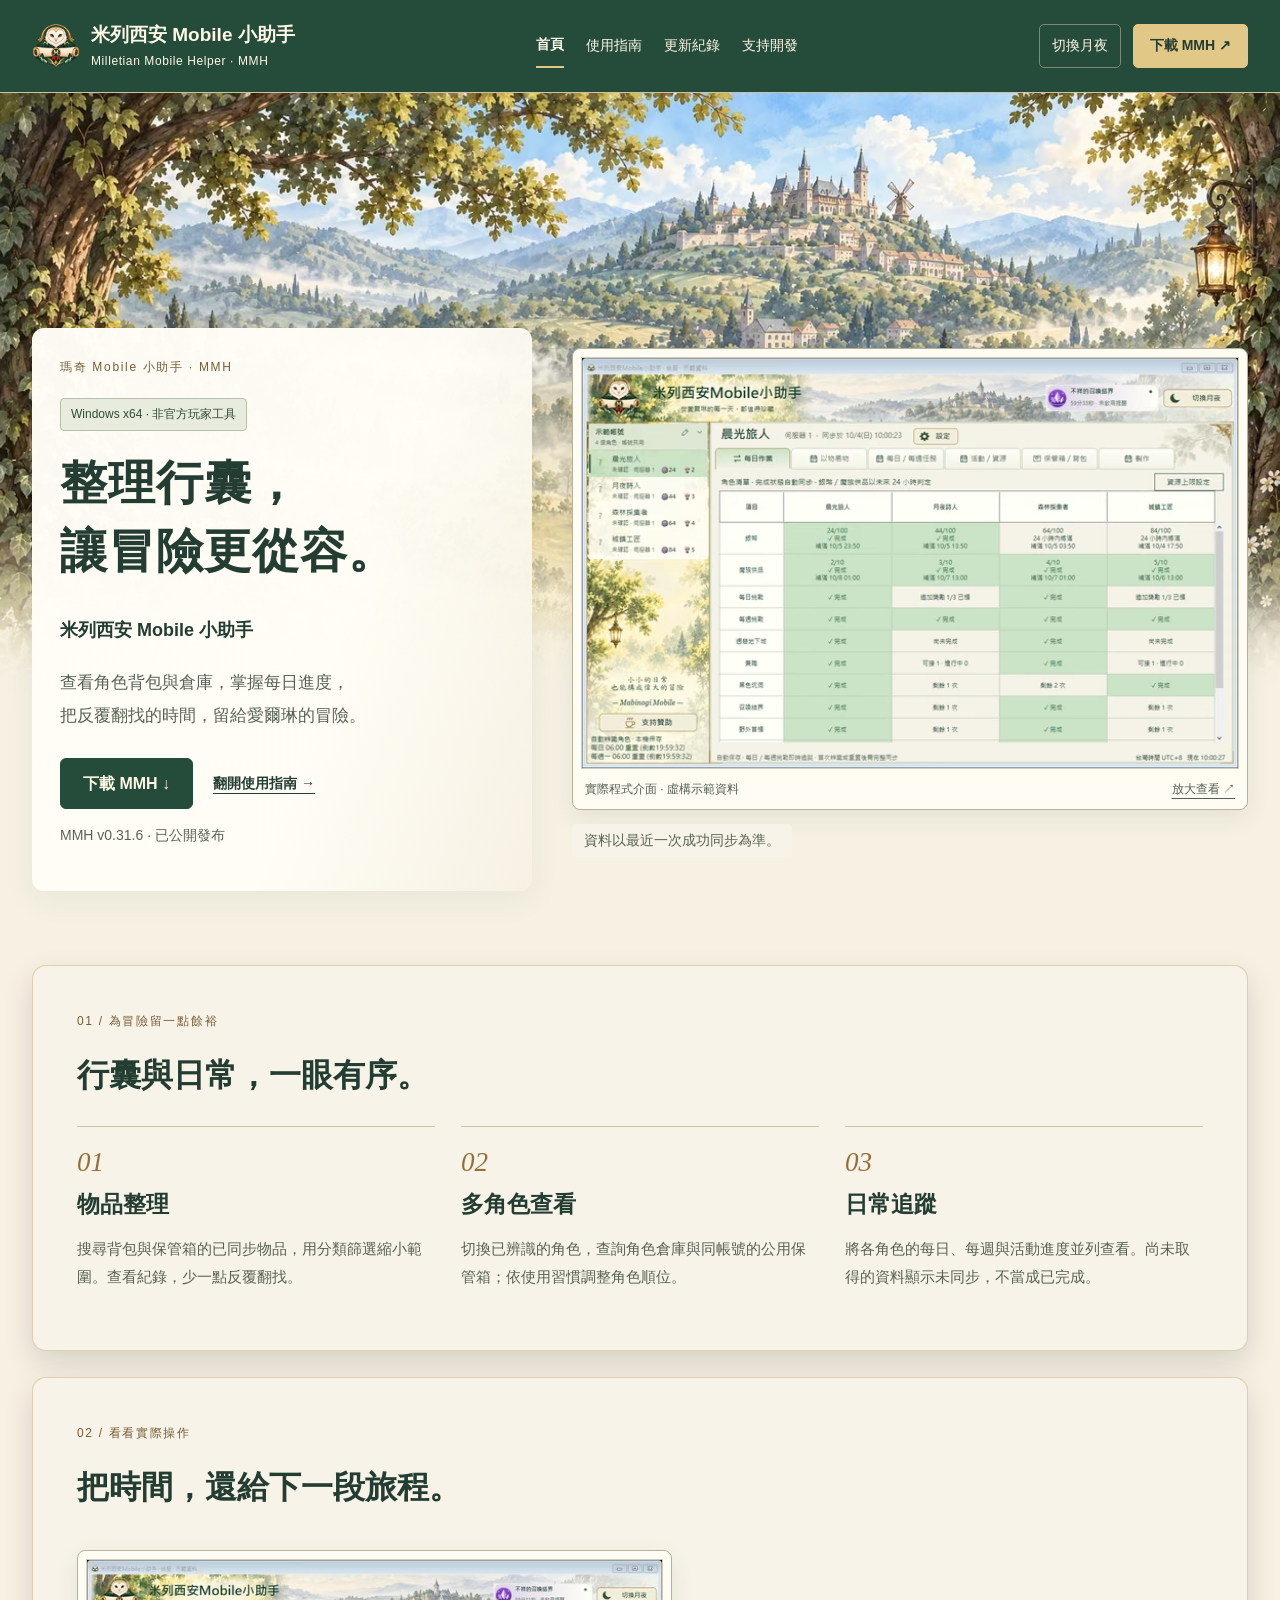
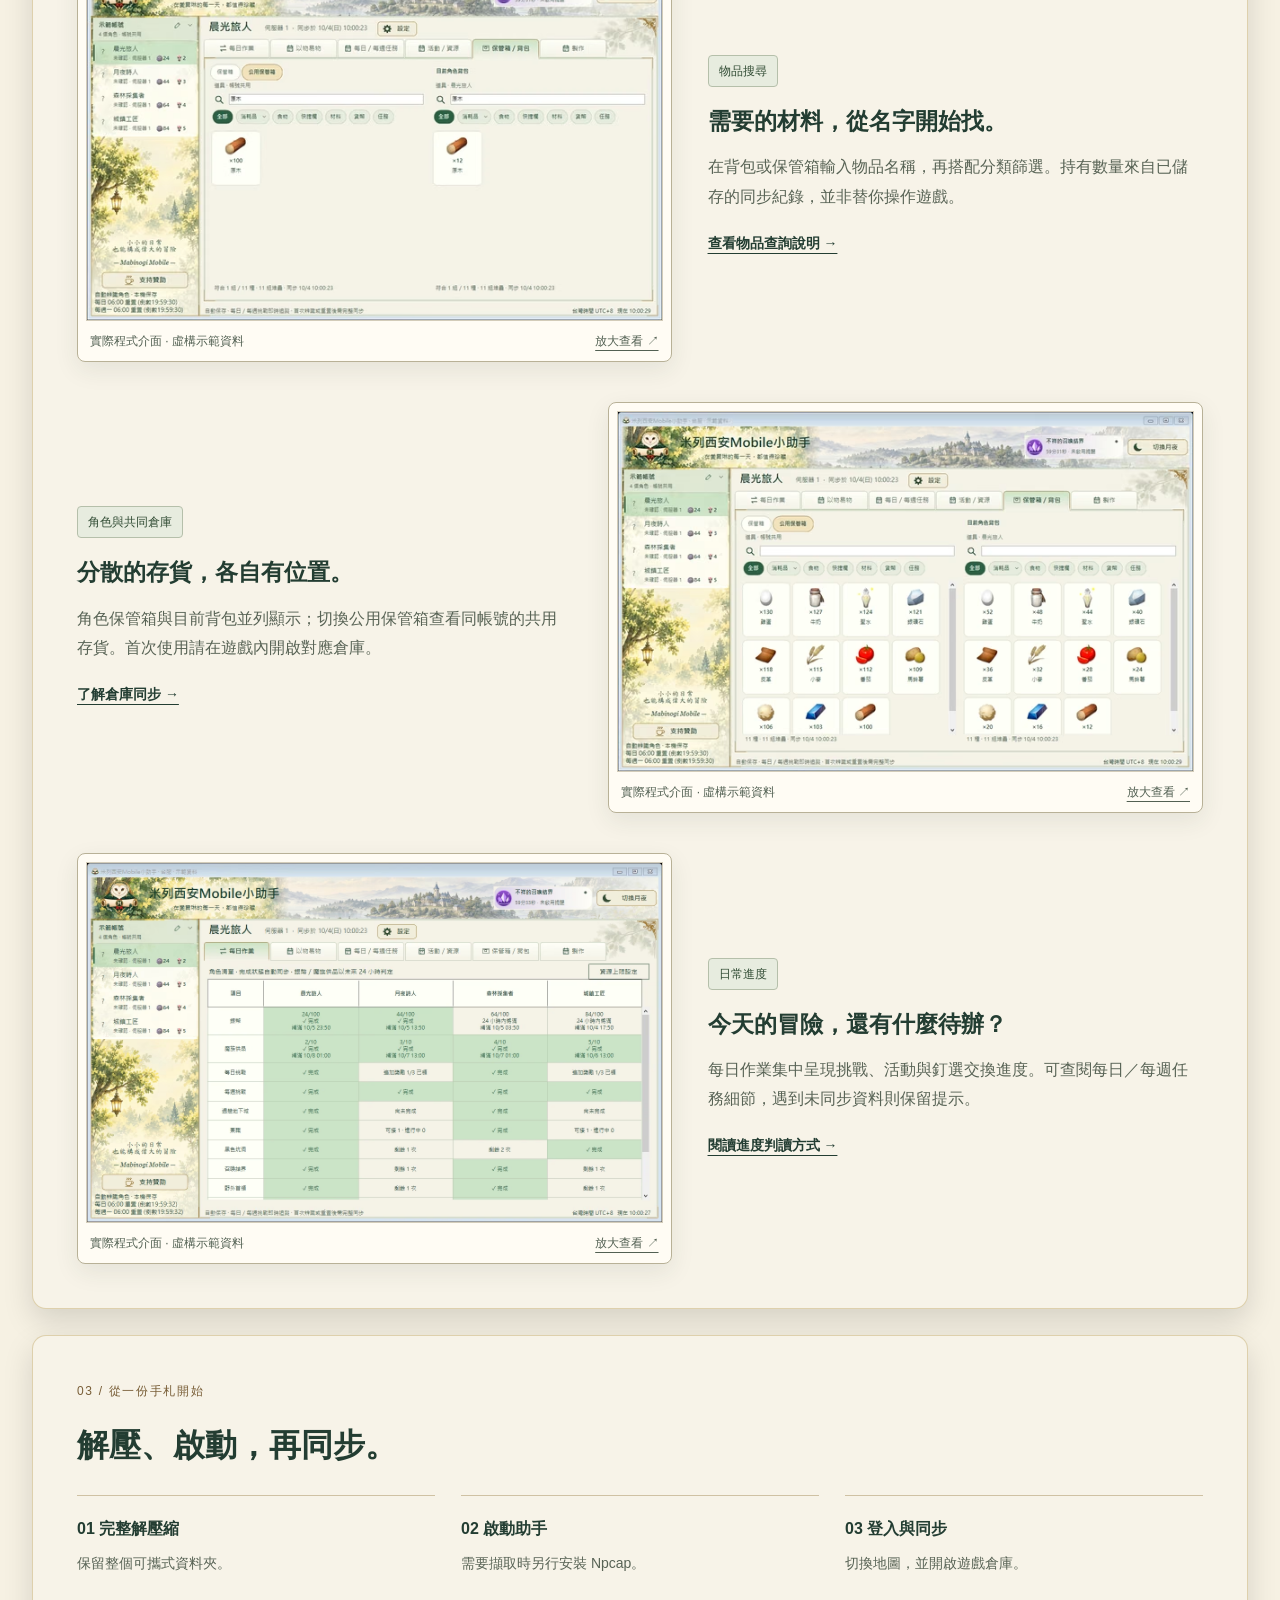
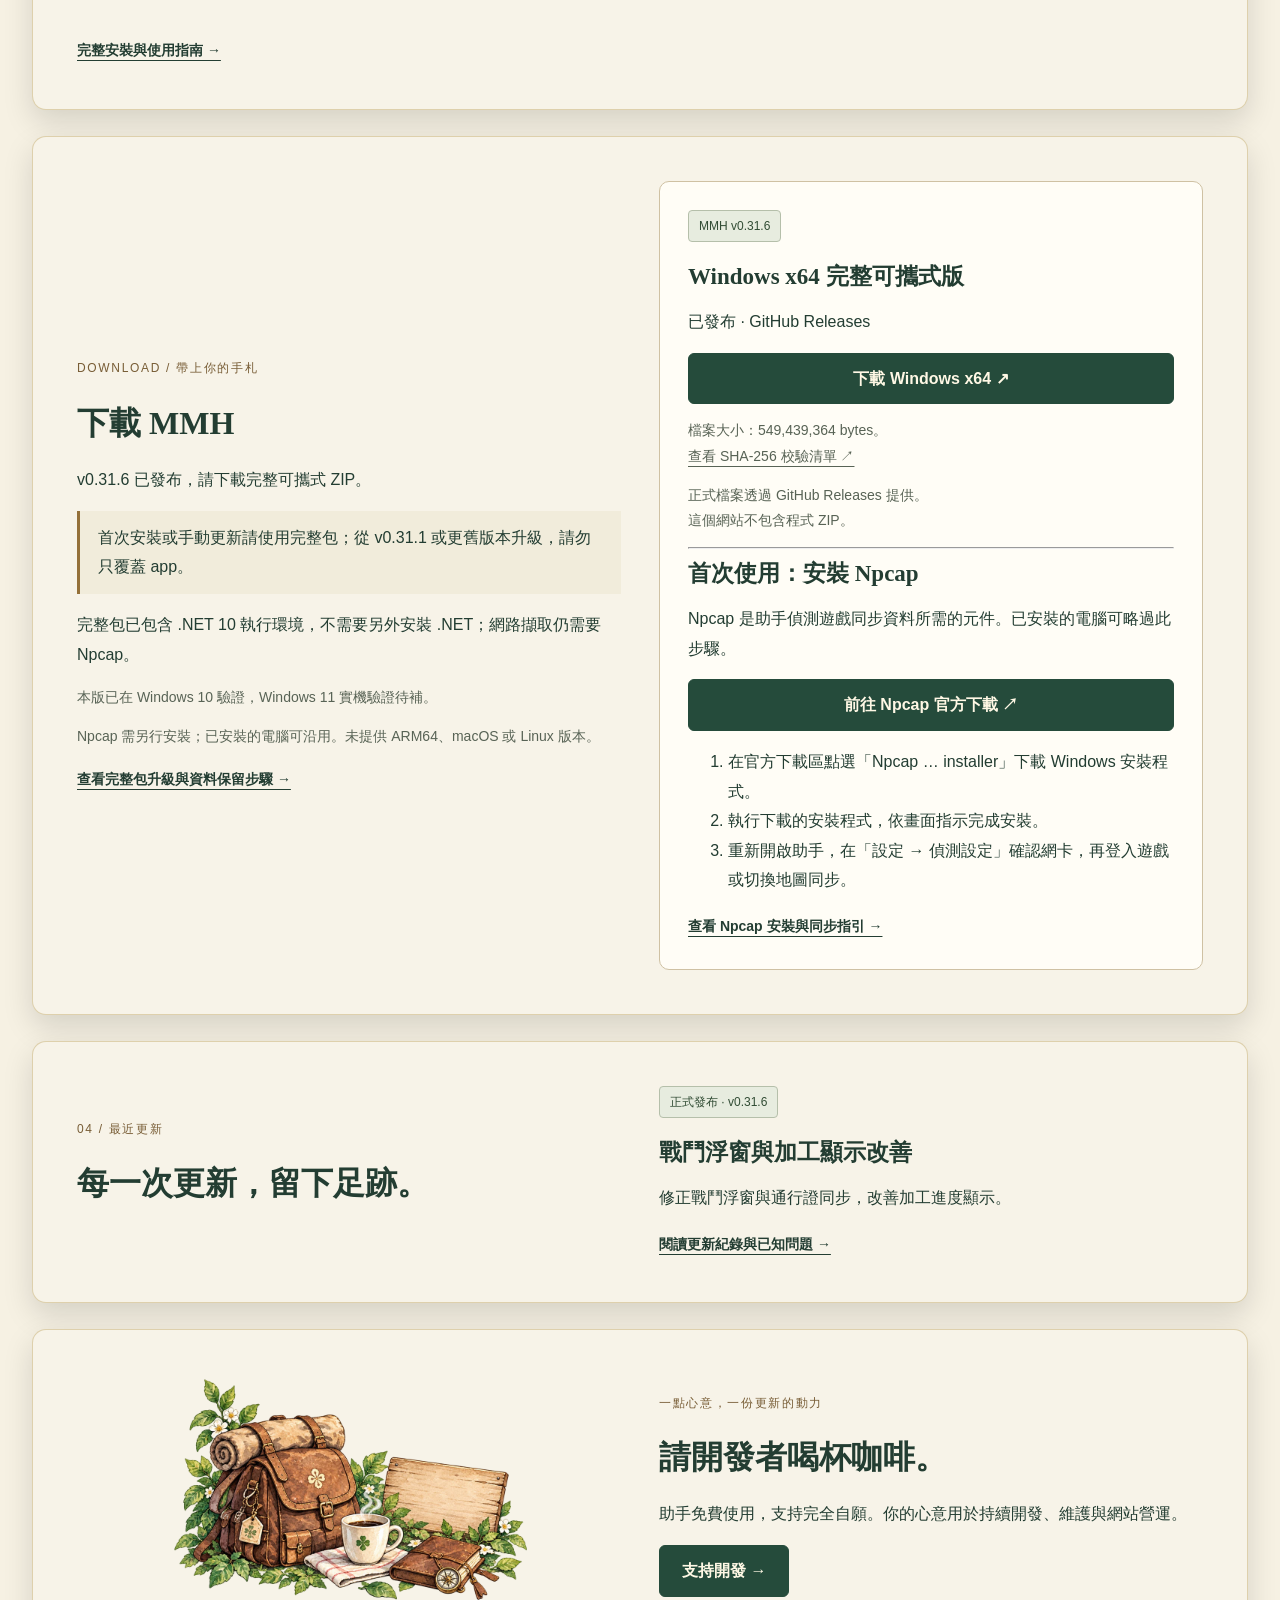
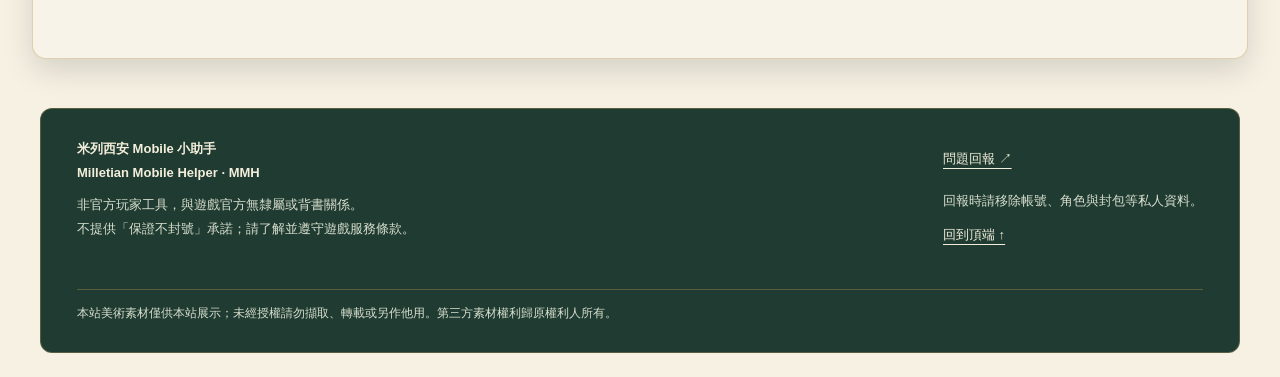
<file: public/index.html>
<!doctype html><html lang="zh-Hant"><head><meta charset="utf-8"><meta name="viewport" content="width=device-width,initial-scale=1"><title>瑪奇 Mobile 小助手 MMH｜米列西安 Mobile 小助手</title><link rel="icon" href="./assets/mmh-logo.webp"><script>(()=>{const t=new URLSearchParams(location.search).get('theme')==='night'?'night':'day',w=innerWidth,s=w<=960?960:w<=1440?1440:w<=1920?1920:2560,l=document.createElement('link');l.rel='preload';l.as='image';l.type='image/avif';l.href='./assets/background/forest-panorama-'+t+'-'+s+'.avif';l.fetchPriority='high';document.head.append(l);})();</script><link rel="stylesheet" href="./style.css?v=images-4"><link rel="stylesheet" href="./header.css?v=images-4"><script defer src="./site-config.js?v=0.31.6"></script><script defer src="./site.js?v=images-4"></script><link rel="stylesheet" href="./panorama.css?v=images-4"><meta name="description" content="米列西安 Mobile 小助手（MMH／Milletian Mobile Helper）是瑪奇 Mobile 的非官方 Windows 玩家工具，可查詢角色背包與保管箱、以物易物材料並追蹤每日與每週進度。"><link rel="canonical" href="https://milletian-mobile-helper.pages.dev/"><meta property="og:type" content="website"><meta property="og:locale" content="zh_TW"><meta property="og:site_name" content="米列西安 Mobile 小助手 MMH"><meta property="og:title" content="瑪奇 Mobile 小助手 MMH｜米列西安 Mobile 小助手"><meta property="og:description" content="米列西安 Mobile 小助手（MMH／Milletian Mobile Helper）是瑪奇 Mobile 的非官方 Windows 玩家工具，可查詢角色背包與保管箱、以物易物材料並追蹤每日與每週進度。"><meta property="og:url" content="https://milletian-mobile-helper.pages.dev/"><meta name="google-site-verification" content="MxVFF35cMLVLo9OeP4p18InQbjYLYrgmqAMA0lI61hY"><script type="application/ld+json">{"@context":"https://schema.org","@type":"WebSite","@id":"https://milletian-mobile-helper.pages.dev/#website","url":"https://milletian-mobile-helper.pages.dev/","name":"米列西安 Mobile 小助手","alternateName":["MMH","瑪奇 MMH","瑪奇 Mobile 小助手","Milletian Mobile Helper"],"inLanguage":"zh-Hant","description":"米列西安 Mobile 小助手（MMH／Milletian Mobile Helper）是瑪奇 Mobile 的非官方 Windows 玩家工具，可查詢角色背包與保管箱、以物易物材料並追蹤每日與每週進度。"}</script></head><body data-theme="day"><script>document.body.dataset.theme=new URLSearchParams(location.search).get("theme")==="night"?"night":"day";</script><a class="skip-link" href="#main">跳至主要內容</a><header class="site-header"><a class="site-brand" href="./index.html"><img src="./assets/mmh-logo.webp" width="38" height="38" alt=""><span data-name>米列西安 Mobile 小助手</span><small>Milletian Mobile Helper · MMH</small></a><button id="nav-toggle" class="site-theme nav-toggle" aria-expanded="false" aria-controls="main-nav" type="button">選單 ☰</button><nav id="main-nav" class="site-nav" aria-label="主要導覽"><a href="./index.html">首頁</a><a href="./guide.html">使用指南</a><a href="./changelog.html">更新紀錄</a><a href="./support.html">支持開發</a></nav><div class="header-actions"><button id="theme-toggle" class="site-theme" type="button" aria-pressed="false">切換月夜</button><a class="site-download" href="./index.html#download">下載 MMH ↗</a></div></header><div class="panorama-stage"><div class="panorama-banner" aria-hidden="true"></div><main id="main" class="site-main"><section class="paper hero"><div><p class="eyebrow">瑪奇 Mobile 小助手 · MMH</p><span class="badge">Windows x64 · 非官方玩家工具</span><h1>整理行囊，<br>讓冒險更從容。</h1><p class="product-name" data-name>米列西安 Mobile 小助手</p><p class="lead">查看角色背包與倉庫，掌握每日進度，<br>把反覆翻找的時間，留給愛爾琳的冒險。</p><div class="actions"><a class="button" href="#download">下載 MMH ↓</a><a class="text-link" href="./guide.html">翻開使用指南 →</a></div><p class="fine"><span data-version>MMH v0.31.6</span> · 已公開發布</p></div><div><figure class="app-frame"><picture><source type="image/avif" srcset="./assets/demo/main-day-640.avif 640w, ./assets/demo/main-day.avif 1280w" sizes="(max-width: 650px) calc(100vw - 64px), (max-width: 960px) calc(100vw - 64px), 760px"><img src="./assets/demo/main-day.webp" srcset="./assets/demo/main-day-640.webp 640w, ./assets/demo/main-day.webp 1280w" sizes="(max-width: 650px) calc(100vw - 64px), (max-width: 960px) calc(100vw - 64px), 760px" fetchpriority="high" loading="eager" data-day="./assets/demo/main-day.webp" data-night="./assets/demo/main-night.webp" alt="晨光模式的 MMH 主介面，展示虛構角色與日常作業" width="1280" height="800" decoding="async" data-demo="true"></picture><figcaption>實際程式介面 · 虛構示範資料 <a href="./assets/demo/main-day.webp" target="_blank" rel="noopener">放大查看 ↗</a></figcaption></figure><p class="fine">資料以最近一次成功同步為準。</p></div></section>
<section class="paper section"><p class="eyebrow">01 / 為冒險留一點餘裕</p><h2>行囊與日常，一眼有序。</h2><div class="feature-grid"><article><span class="feature-number">01</span><h3>物品整理</h3><p>搜尋背包與保管箱的已同步物品，用分類篩選縮小範圍。查看紀錄，少一點反覆翻找。</p></article><article><span class="feature-number">02</span><h3>多角色查看</h3><p>切換已辨識的角色，查詢角色倉庫與同帳號的公用保管箱；依使用習慣調整角色順位。</p></article><article><span class="feature-number">03</span><h3>日常追蹤</h3><p>將各角色的每日、每週與活動進度並列查看。尚未取得的資料顯示未同步，不當成已完成。</p></article></div></section>
<section class="paper section"><p class="eyebrow">02 / 看看實際操作</p><h2>把時間，還給下一段旅程。</h2><div class="showcase"><figure class="app-frame"><picture><source type="image/avif" data-srcset="./assets/demo/search-day-640.avif 640w, ./assets/demo/search-day.avif 1280w" sizes="(max-width: 650px) calc(100vw - 64px), (max-width: 960px) calc(100vw - 64px), 760px"><img data-day="./assets/demo/search-day.webp" data-night="./assets/demo/search-night.webp" alt="以示範角色搜尋物品的實際背包畫面" width="1280" height="800" decoding="async" data-demo="true"></picture><figcaption>實際程式介面 · 虛構示範資料 <a href="./assets/demo/search-day.webp" target="_blank" rel="noopener">放大查看 ↗</a></figcaption></figure><div><span class="badge">物品搜尋</span><h3>需要的材料，從名字開始找。</h3><p>在背包或保管箱輸入物品名稱，再搭配分類篩選。持有數量來自已儲存的同步紀錄，並非替你操作遊戲。</p><a class="text-link" href="./guide.html#inventory">查看物品查詢說明 →</a></div></div><div class="showcase reverse"><figure class="app-frame"><picture><source type="image/avif" data-srcset="./assets/demo/shared-day-640.avif 640w, ./assets/demo/shared-day.avif 1280w" sizes="(max-width: 650px) calc(100vw - 64px), (max-width: 960px) calc(100vw - 64px), 760px"><img data-day="./assets/demo/shared-day.webp" data-night="./assets/demo/shared-night.webp" alt="示範資料中的角色倉庫與共同倉庫查詢" width="1280" height="800" decoding="async" data-demo="true"></picture><figcaption>實際程式介面 · 虛構示範資料 <a href="./assets/demo/shared-day.webp" target="_blank" rel="noopener">放大查看 ↗</a></figcaption></figure><div><span class="badge">角色與共同倉庫</span><h3>分散的存貨，各自有位置。</h3><p>角色保管箱與目前背包並列顯示；切換公用保管箱查看同帳號的共用存貨。首次使用請在遊戲內開啟對應倉庫。</p><a class="text-link" href="./guide.html#inventory">了解倉庫同步 →</a></div></div><div class="showcase"><figure class="app-frame"><picture><source type="image/avif" data-srcset="./assets/demo/daily-day-640.avif 640w, ./assets/demo/daily-day.avif 1280w" sizes="(max-width: 650px) calc(100vw - 64px), (max-width: 960px) calc(100vw - 64px), 760px"><img data-day="./assets/demo/daily-day.webp" data-night="./assets/demo/daily-night.webp" alt="虛構角色的每日作業與每週進度展示" width="1280" height="800" decoding="async" data-demo="true"></picture><figcaption>實際程式介面 · 虛構示範資料 <a href="./assets/demo/daily-day.webp" target="_blank" rel="noopener">放大查看 ↗</a></figcaption></figure><div><span class="badge">日常進度</span><h3>今天的冒險，還有什麼待辦？</h3><p>每日作業集中呈現挑戰、活動與釘選交換進度。可查閱每日／每週任務細節，遇到未同步資料則保留提示。</p><a class="text-link" href="./guide.html#daily">閱讀進度判讀方式 →</a></div></div></section>
<section class="paper section"><p class="eyebrow">03 / 從一份手札開始</p><h2>解壓、啟動，再同步。</h2><ol class="steps"><li><strong>01 完整解壓縮</strong><p>保留整個可攜式資料夾。</p></li><li><strong>02 啟動助手</strong><p>需要擷取時另行安裝 Npcap。</p></li><li><strong>03 登入與同步</strong><p>切換地圖，並開啟遊戲倉庫。</p></li></ol><a class="text-link" href="./guide.html">完整安裝與使用指南 →</a></section>
<section id="download" class="paper section download"><div><p class="eyebrow">DOWNLOAD / 帶上你的手札</p><h2>下載 MMH</h2><p id="publication-state">v0.31.6 已發布，請下載完整可攜式 ZIP。</p><p class="notice">首次安裝或手動更新請使用完整包；從 v0.31.1 或更舊版本升級，請勿只覆蓋 app。</p><p>完整包已包含 .NET 10 執行環境，不需要另外安裝 .NET；網路擷取仍需要 Npcap。</p><p class="fine">本版已在 Windows 10 驗證，Windows 11 實機驗證待補。</p><p class="fine">Npcap 需另行安裝；已安裝的電腦可沿用。未提供 ARM64、macOS 或 Linux 版本。</p><a class="text-link" href="./guide.html#v0316-guide">查看完整包升級與資料保留步驟 →</a></div><div class="download-card"><span class="badge" data-version>MMH v0.31.6</span><h3>Windows x64 完整可攜式版</h3><p id="release-state">已發布 · GitHub Releases</p><a id="download-button" class="button" href="https://github.com/Nigeeeee/mabi-assistant-website/releases/download/v0.31.6/MMH-0.31.6-portable-win-x64.zip">下載 Windows x64 完整包 ↗</a><p class="fine">檔案大小：549,439,364 bytes。<br><a href="https://github.com/Nigeeeee/mabi-assistant-website/releases/download/v0.31.6/SHA256SUMS.txt" target="_blank" rel="noopener noreferrer">查看 SHA-256 校驗清單 ↗</a></p><p class="fine">正式檔案透過 GitHub Releases 提供。<br>這個網站不包含程式 ZIP。</p><hr><h3>首次使用：安裝 Npcap</h3><p>Npcap 是助手偵測遊戲同步資料所需的元件。已安裝的電腦可略過此步驟。</p><a id="npcap-download-button" class="button" href="https://npcap.com/#download" target="_blank" rel="noopener noreferrer">前往 Npcap 官方下載 ↗</a><ol><li>在官方下載區點選「Npcap … installer」下載 Windows 安裝程式。</li><li>執行下載的安裝程式，依畫面指示完成安裝。</li><li>重新開啟助手，在「設定 → 偵測設定」確認網卡，再登入遊戲或切換地圖同步。</li></ol><a class="text-link" href="./guide.html#npcap">查看 Npcap 安裝與同步指引 →</a></div></section>
<section class="paper section split"><div><p class="eyebrow">04 / 最近更新</p><h2>每一次更新，留下足跡。</h2></div><div><span class="badge">正式發布 · v0.31.6</span><h3>戰鬥浮窗與加工顯示改善</h3><p>修正戰鬥浮窗與通行證同步，改善加工進度顯示。</p><a class="text-link" href="./changelog.html#v0316">閱讀更新紀錄與已知問題 →</a></div></section>
<section class="paper section split support-callout"><img src="./assets/illustration/backpack-coffee-960.webp" alt="背包、咖啡與冒險手札" width="960" height="640" loading="eager"><div><p class="eyebrow">一點心意，一份更新的動力</p><h2>請開發者喝杯咖啡。</h2><p>助手免費使用，支持完全自願。你的心意用於持續開發、維護與網站營運。</p><a class="button" href="./support.html">支持開發 →</a></div></section></main></div><footer class="site-footer"><div><strong>米列西安 Mobile 小助手<br>Milletian Mobile Helper · MMH</strong><p>非官方玩家工具，與遊戲官方無隸屬或背書關係。<br>不提供「保證不封號」承諾；請了解並遵守遊戲服務條款。</p></div><div><a href="https://docs.google.com/forms/d/e/1FAIpQLSdy3JnQHfozgH4UQlqPFsle0JWGgFHOoAPn9gtk_z-49ekaRQ/viewform?usp=header" target="_blank" rel="noopener noreferrer">問題回報 ↗</a><p>回報時請移除帳號、角色與封包等私人資料。</p><a href="#main">回到頂端 ↑</a></div><p class="art-usage">本站美術素材僅供本站展示；未經授權請勿擷取、轉載或另作他用。第三方素材權利歸原權利人所有。</p></footer></body></html>
</file>
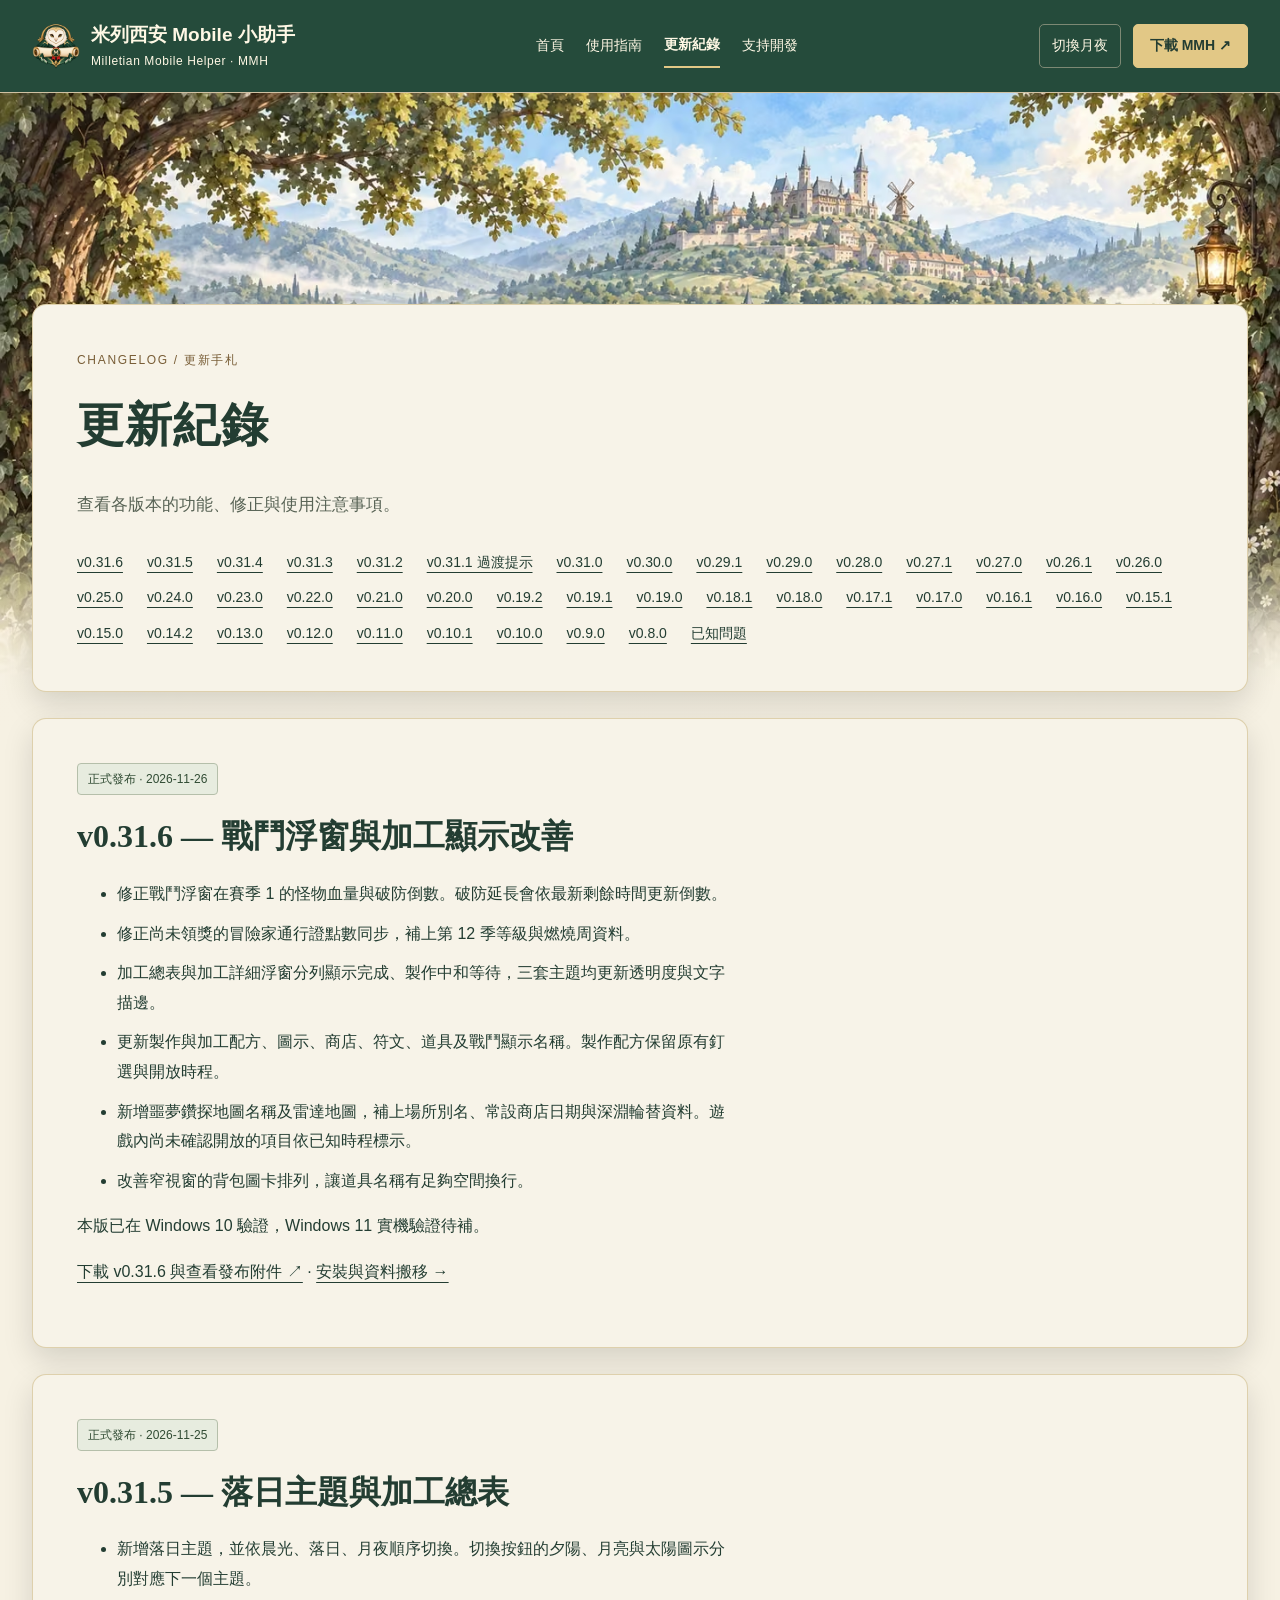
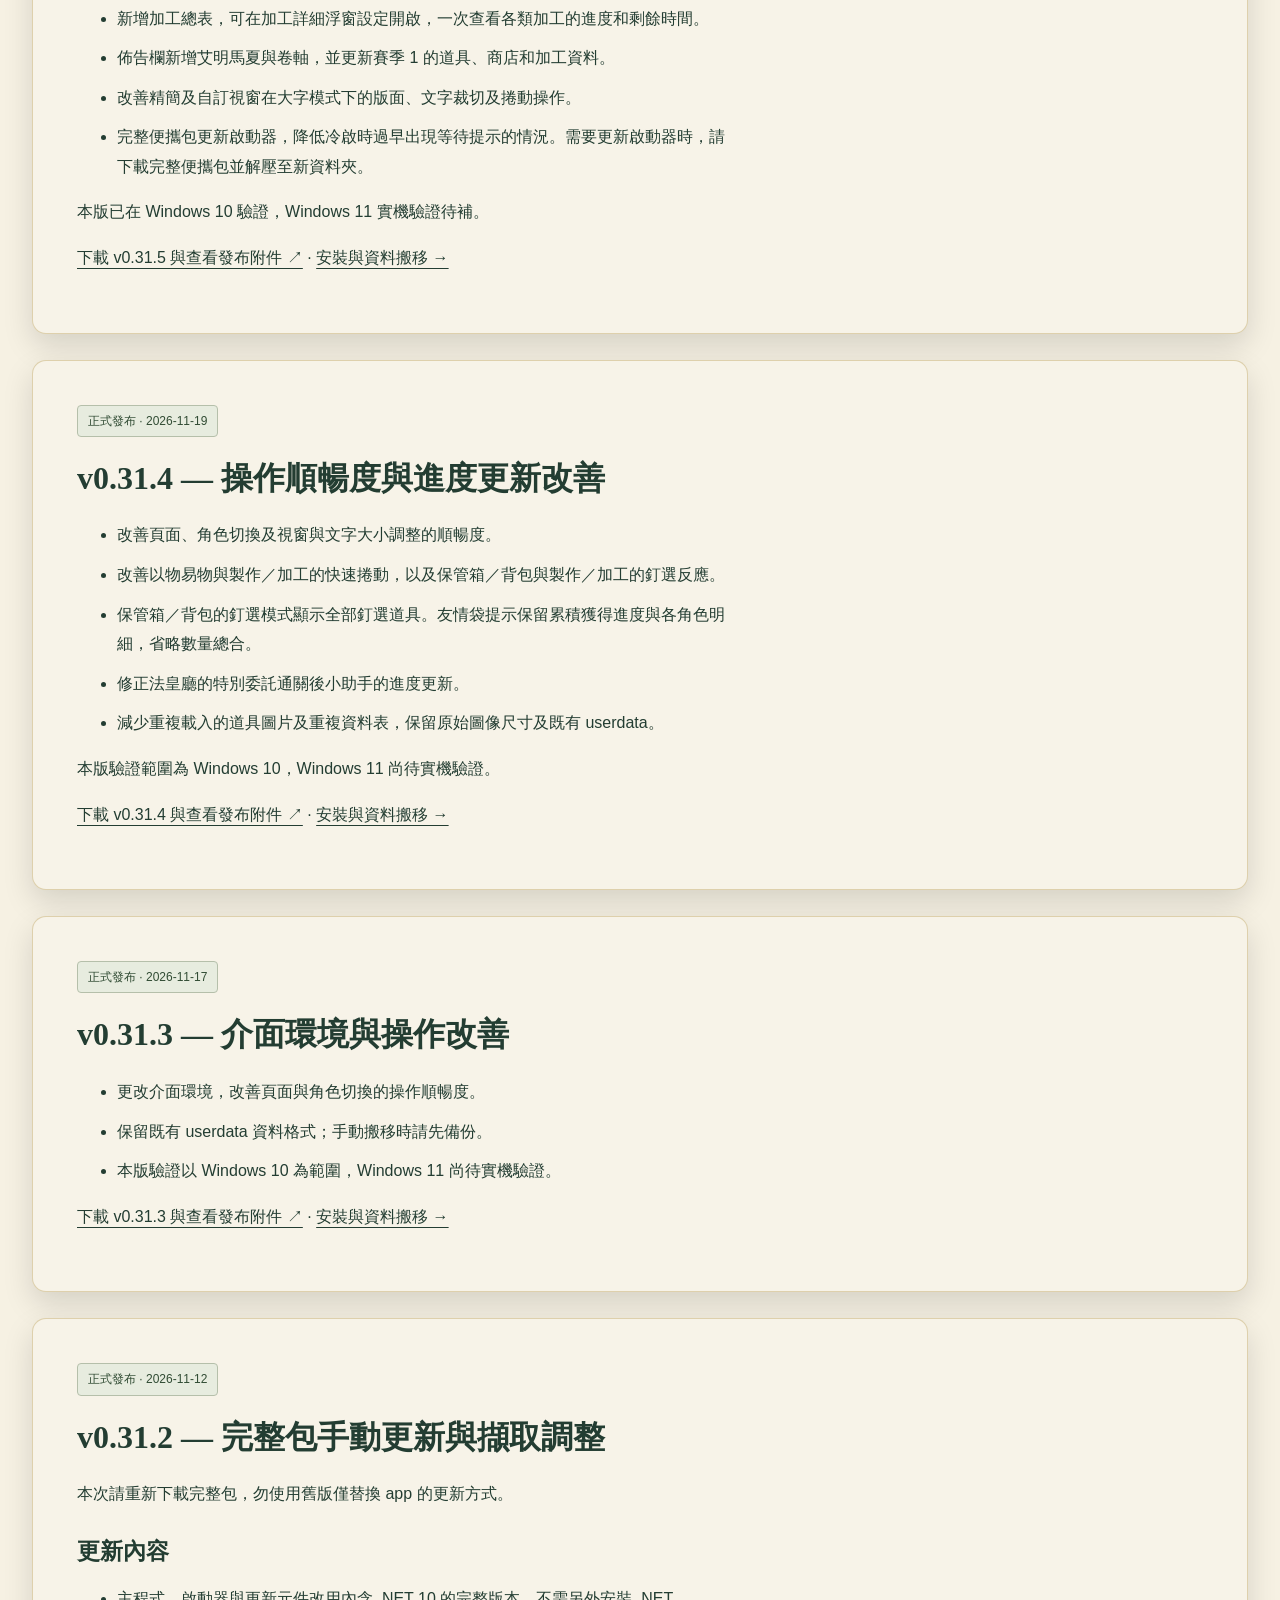
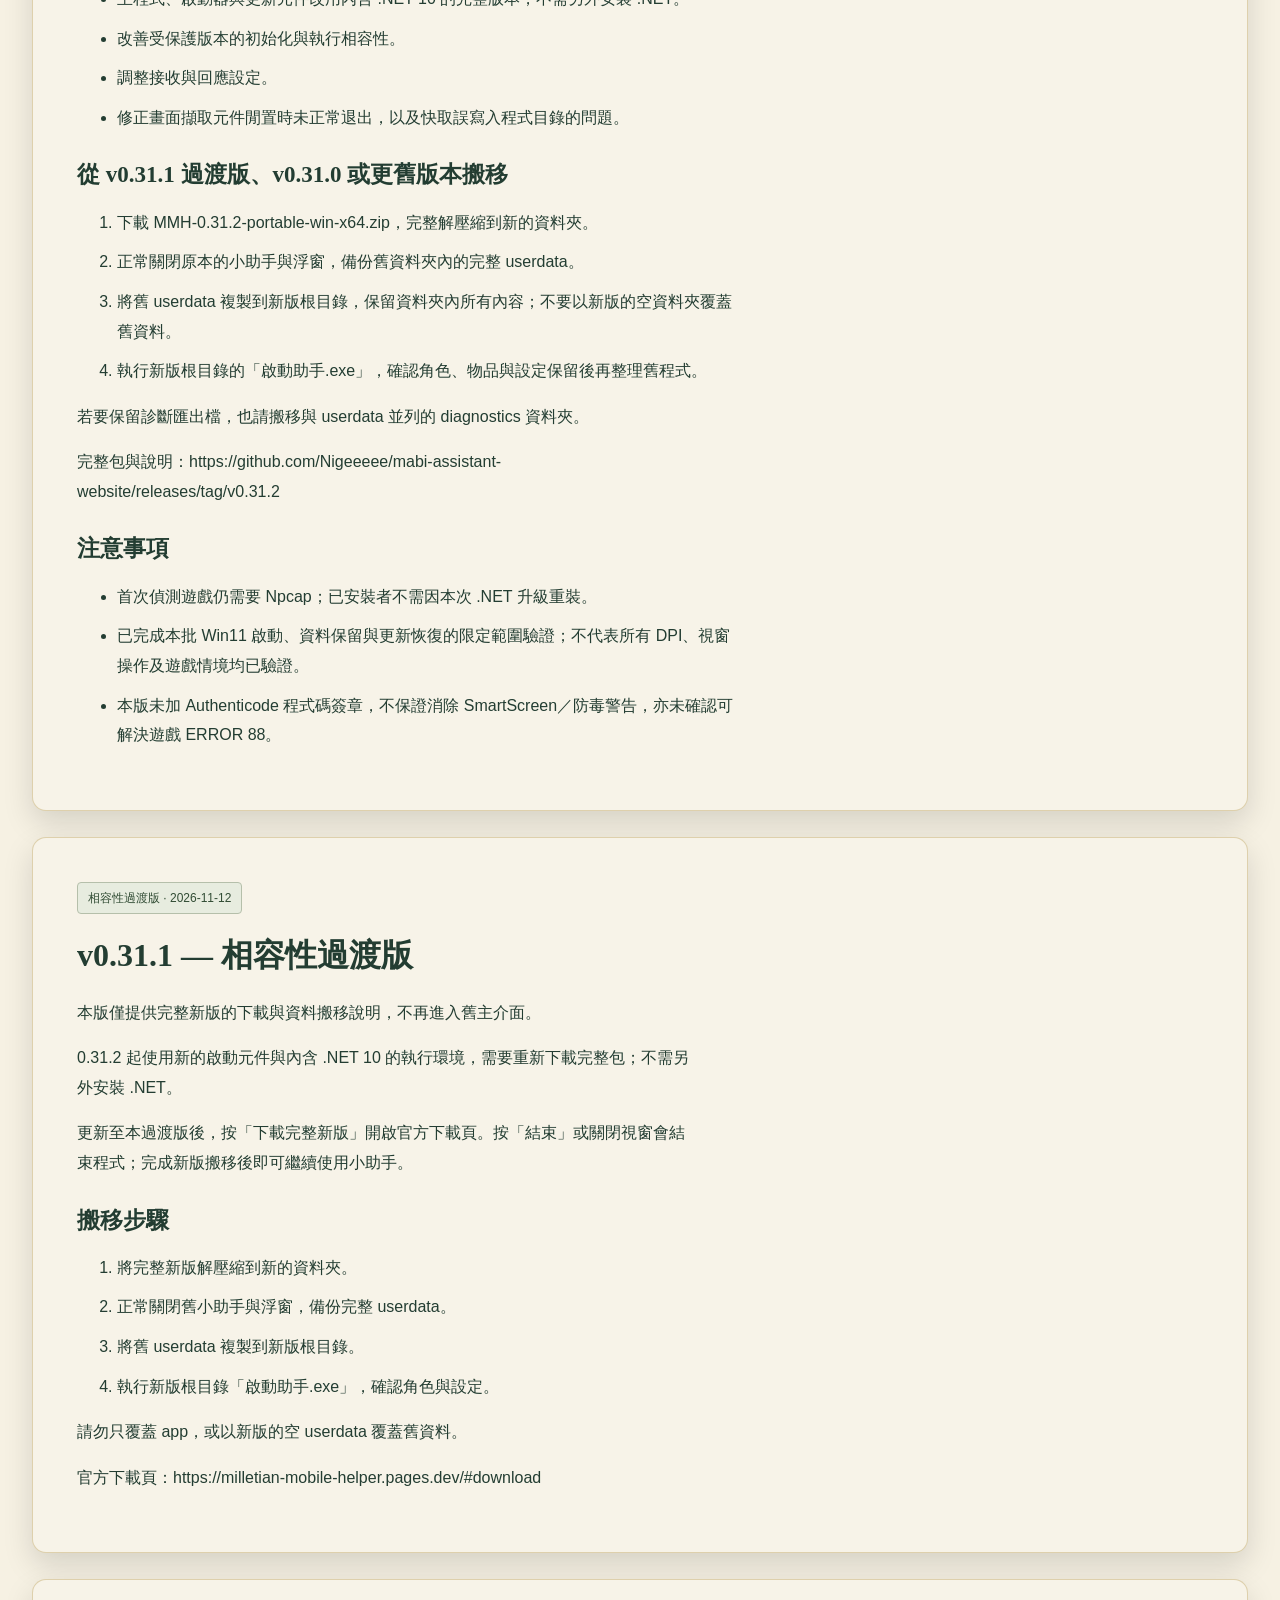
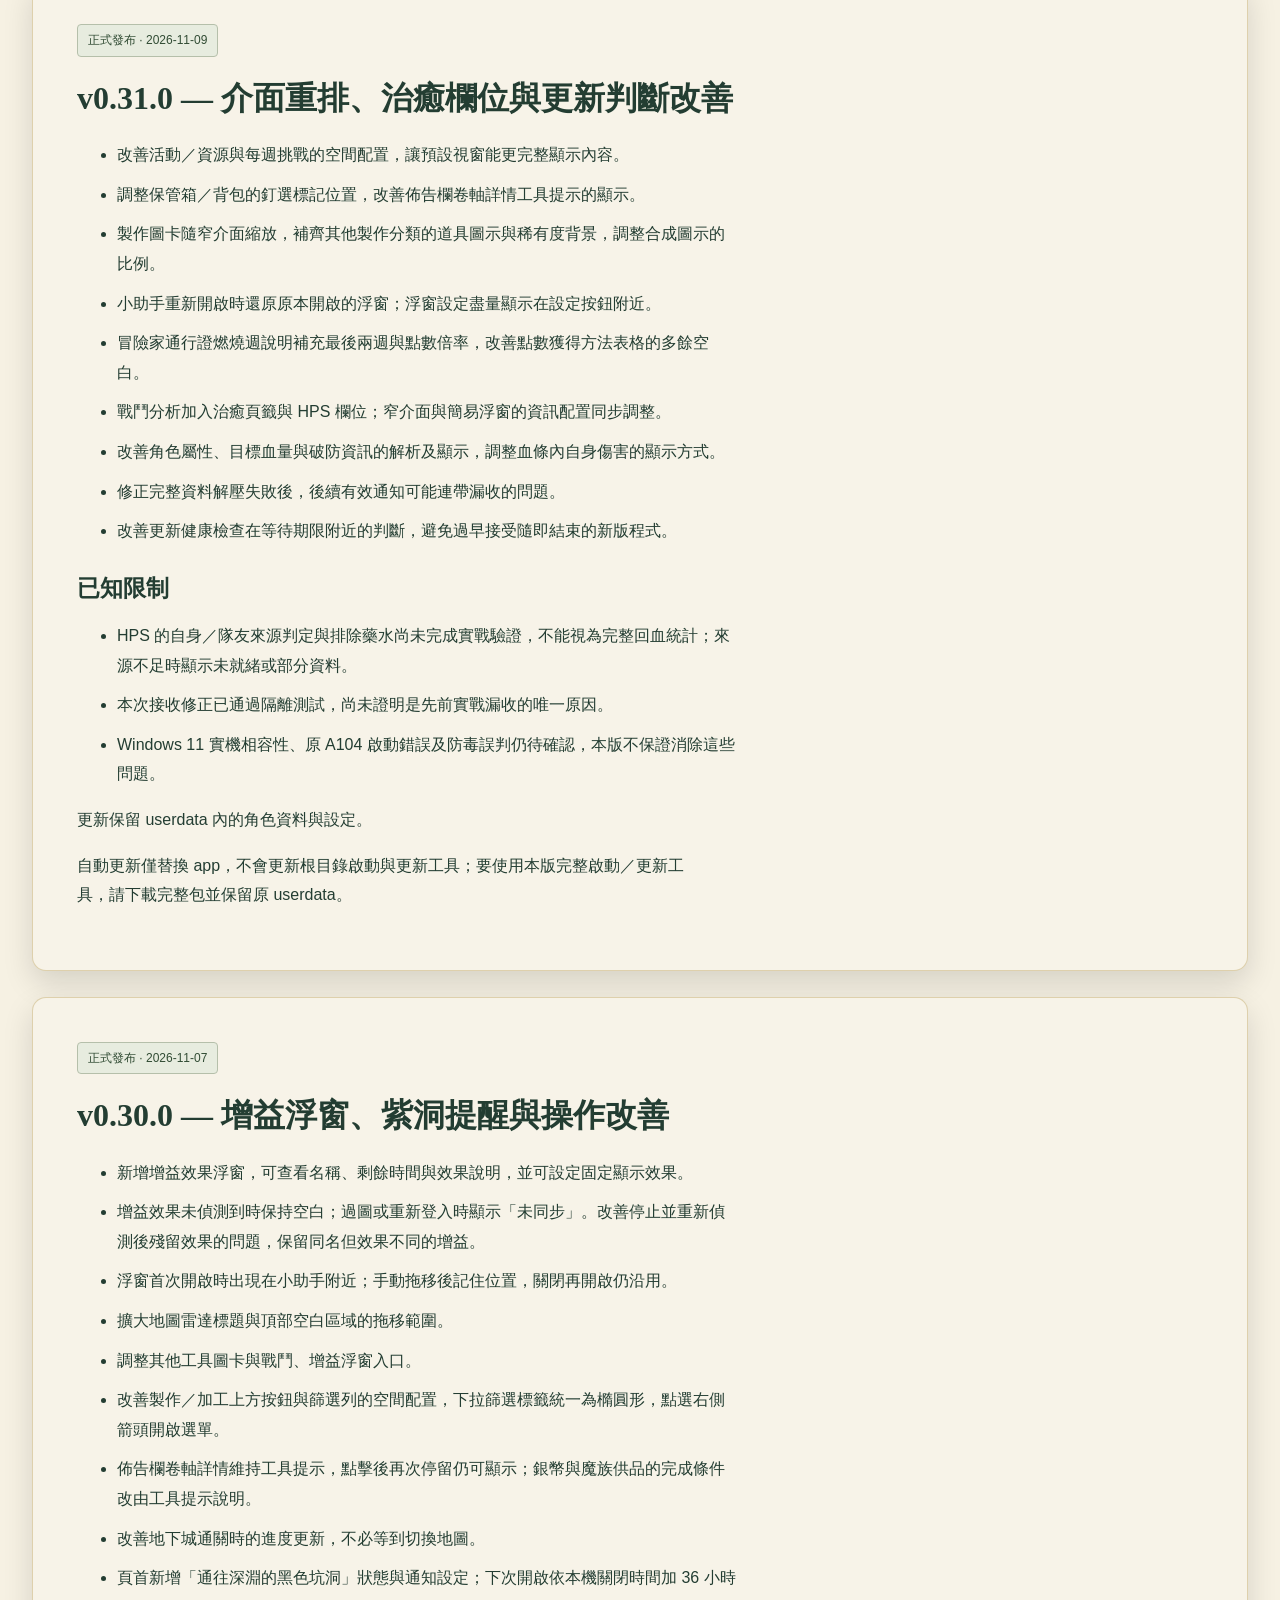
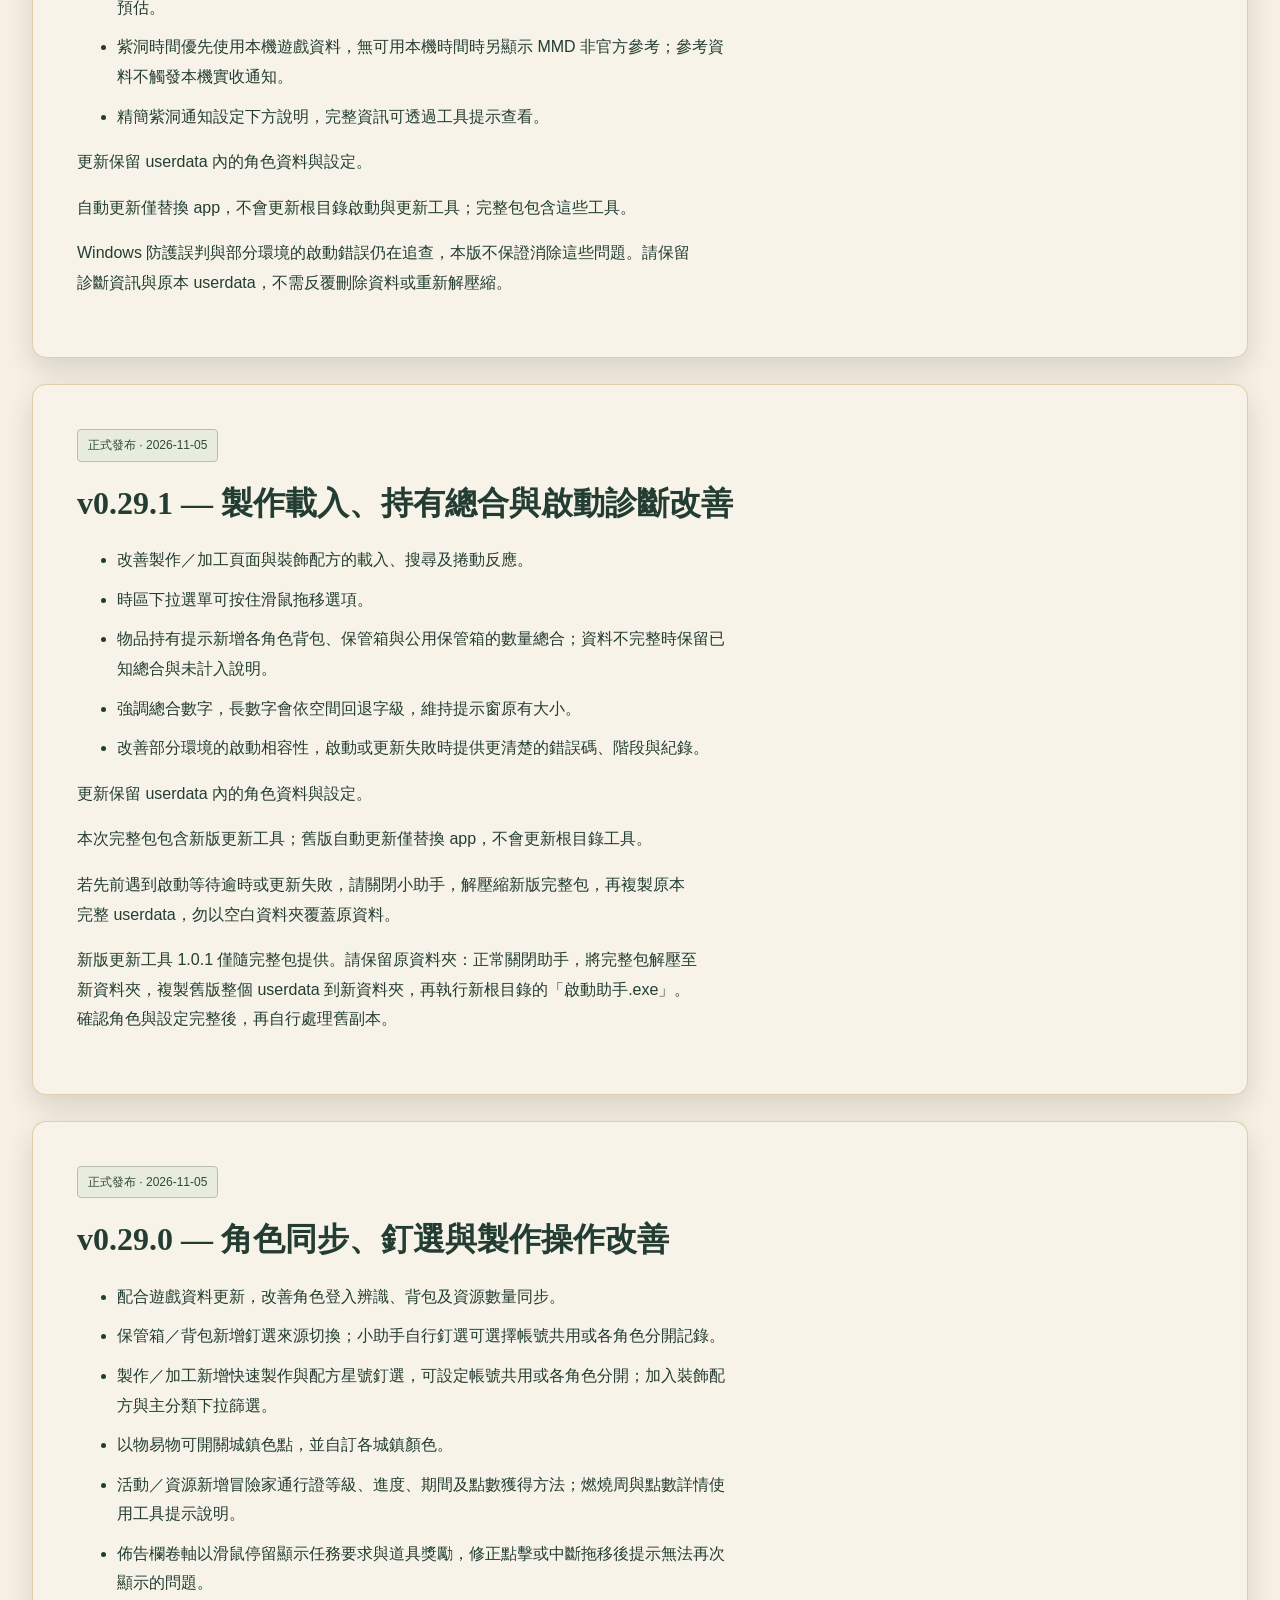
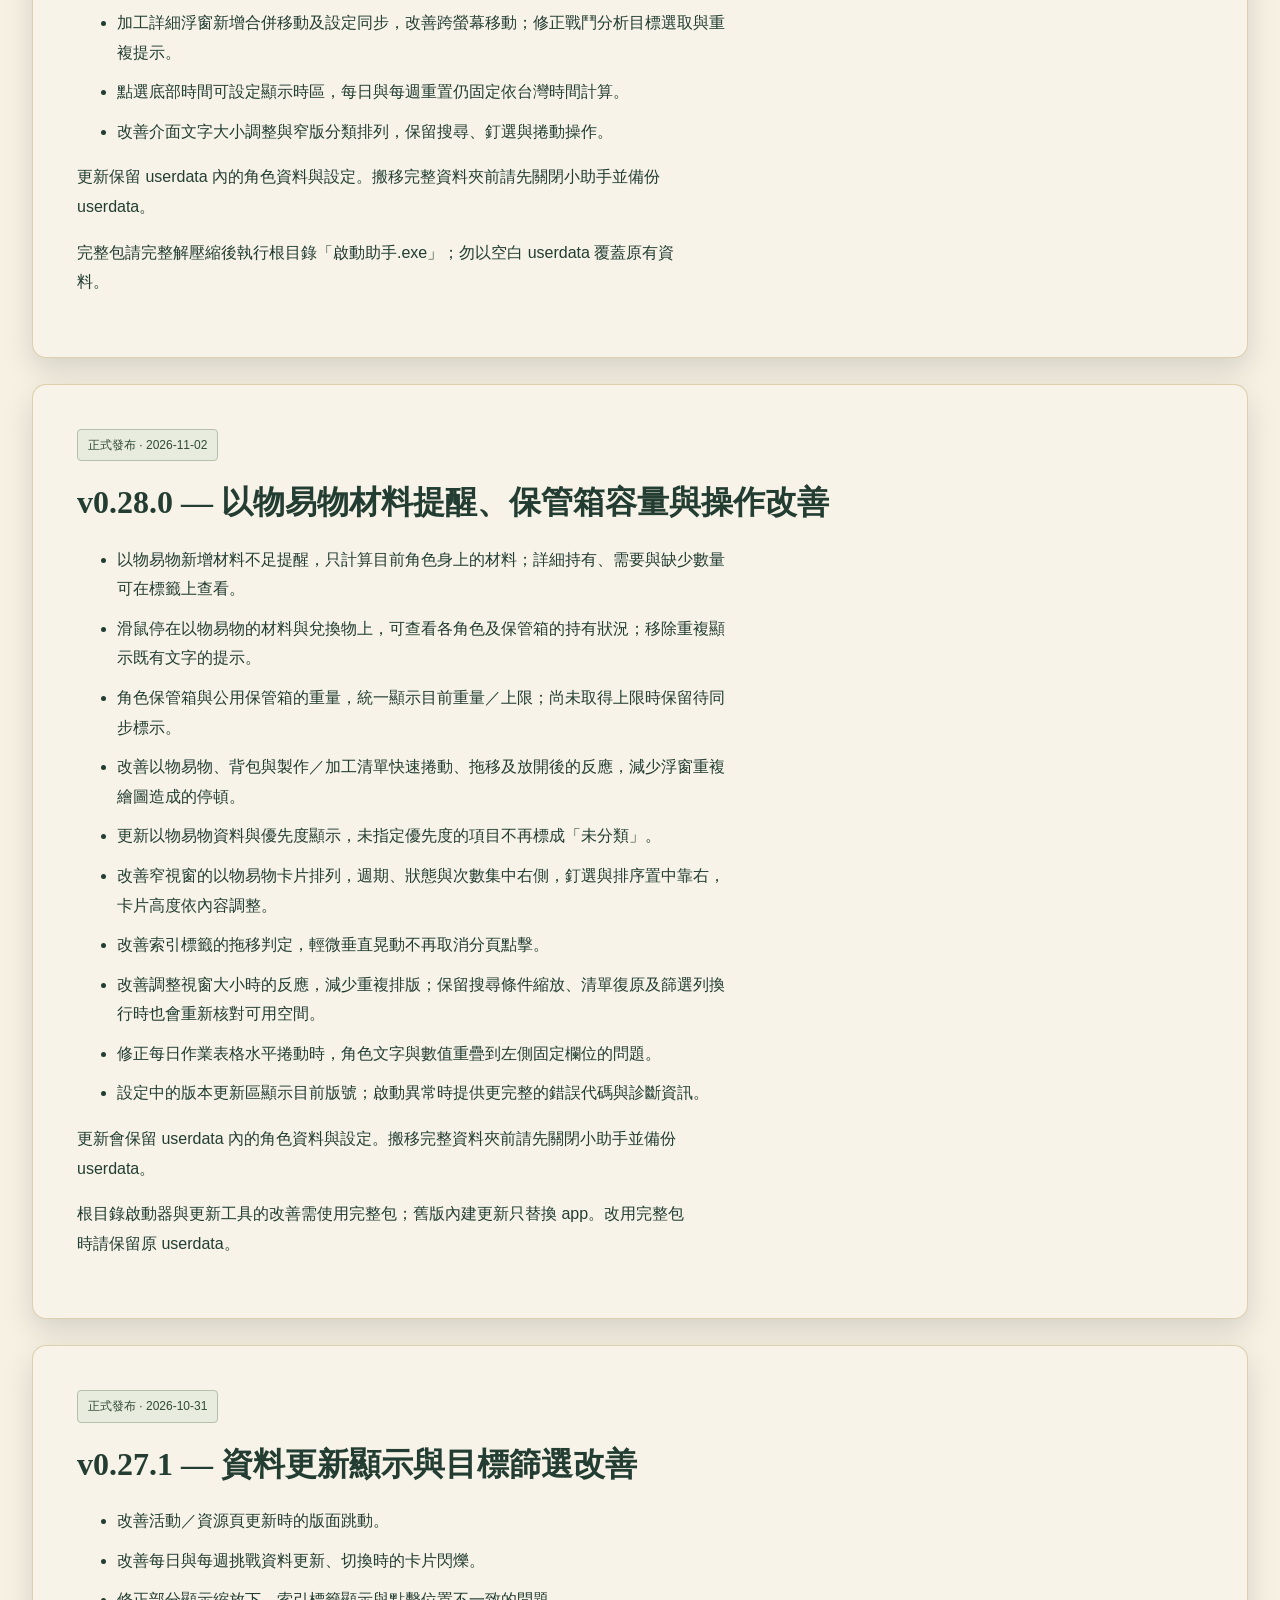
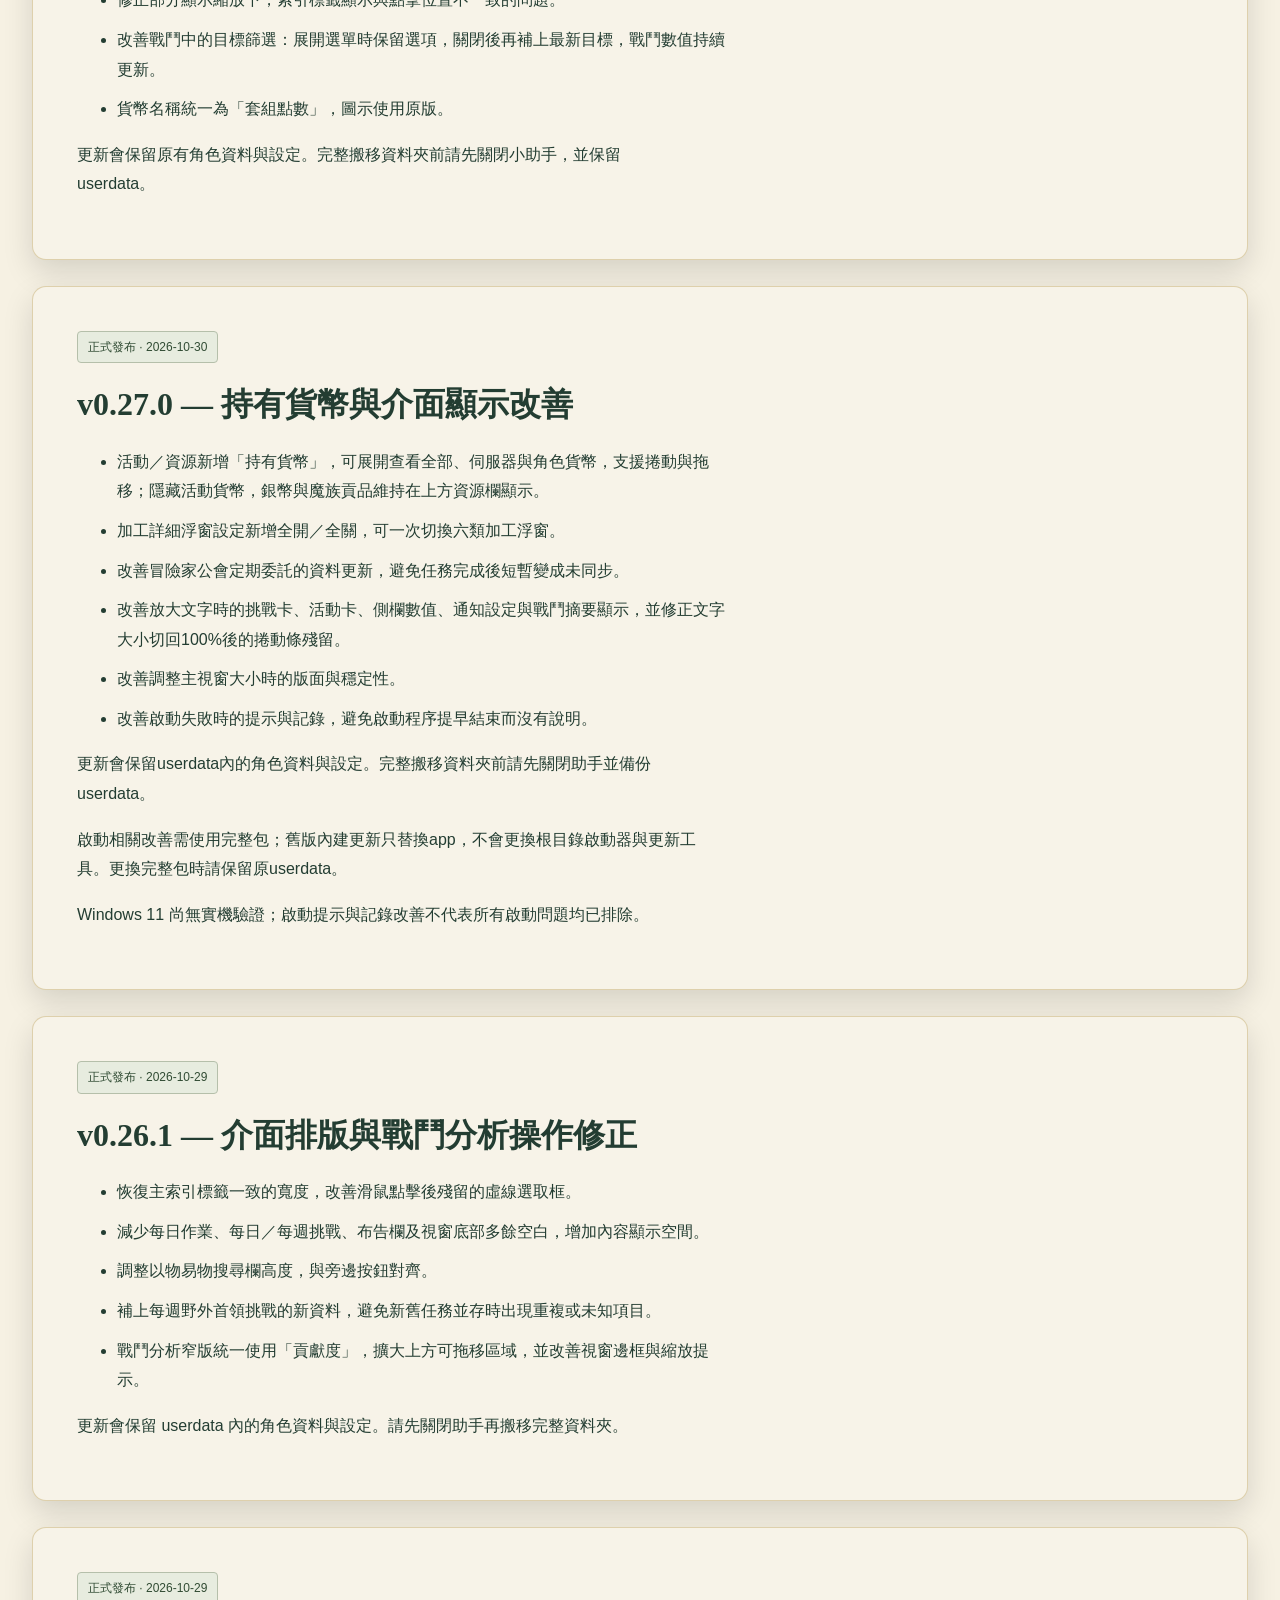
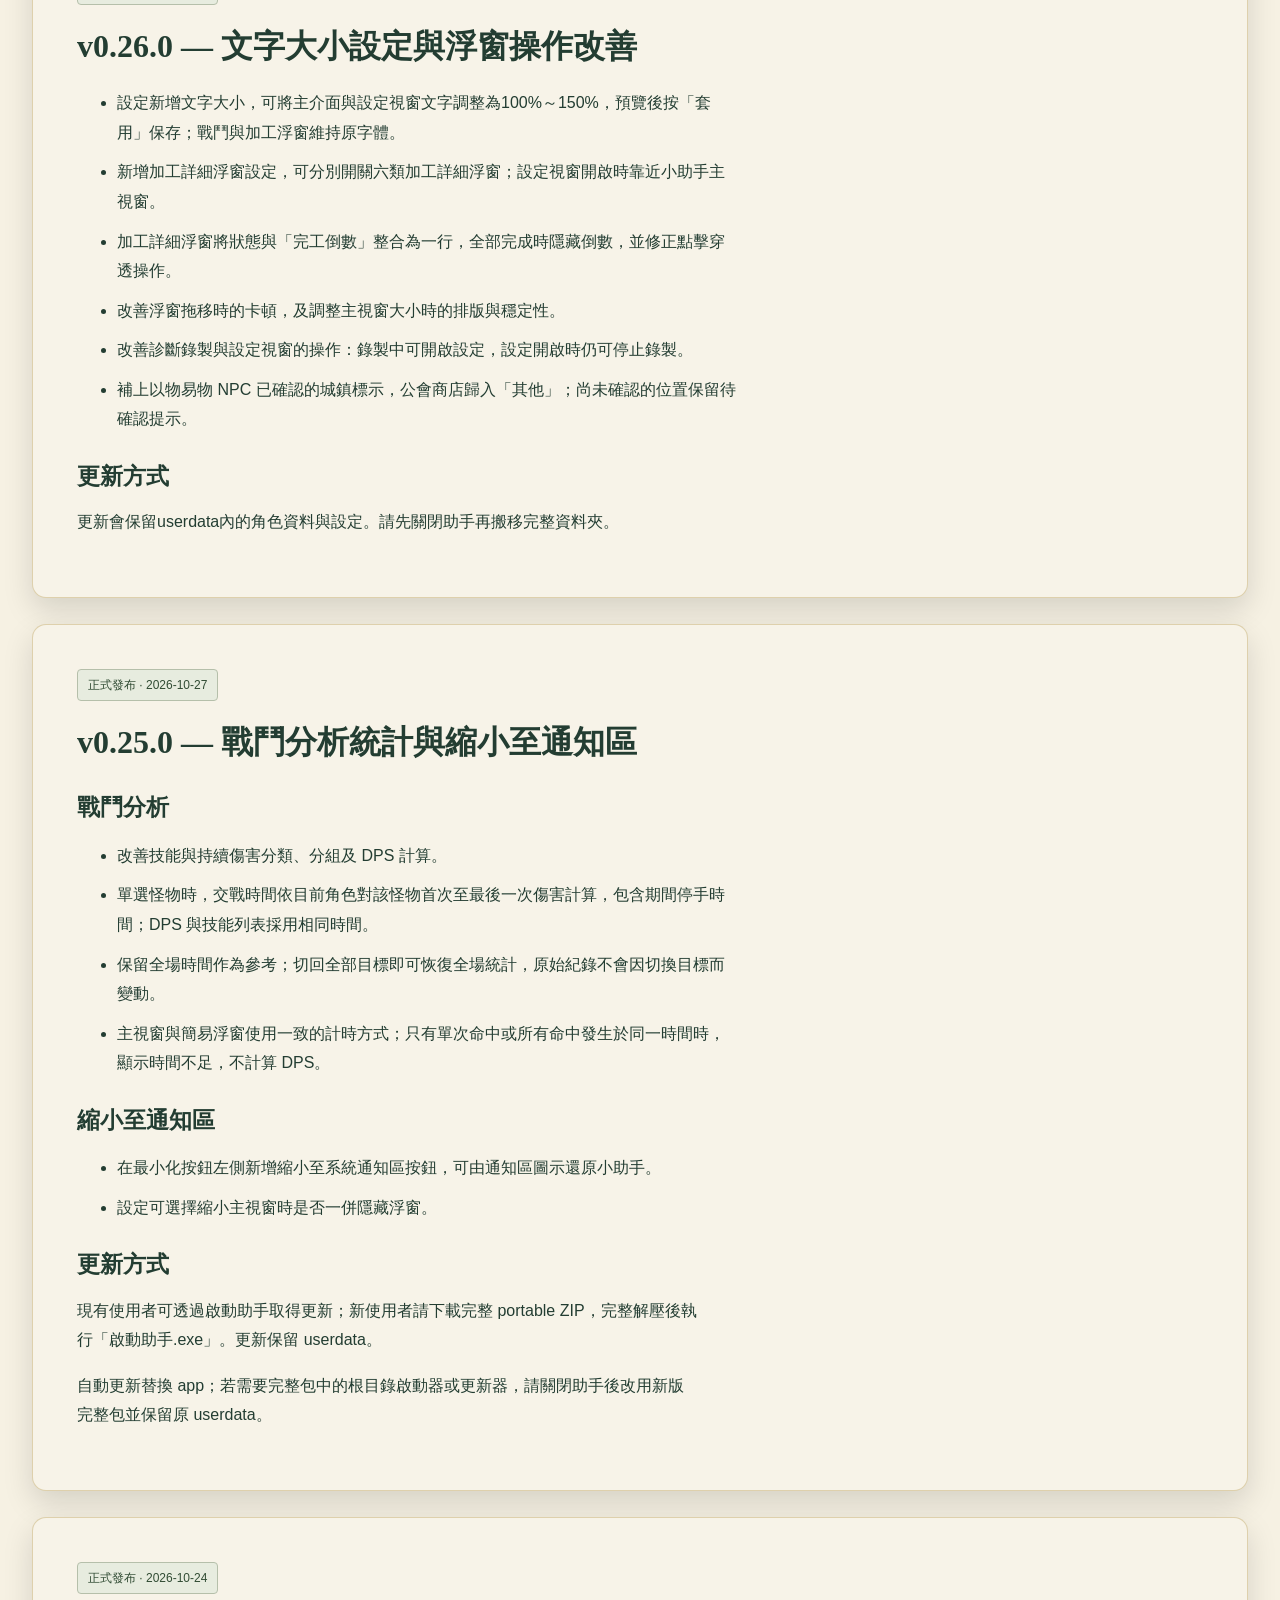
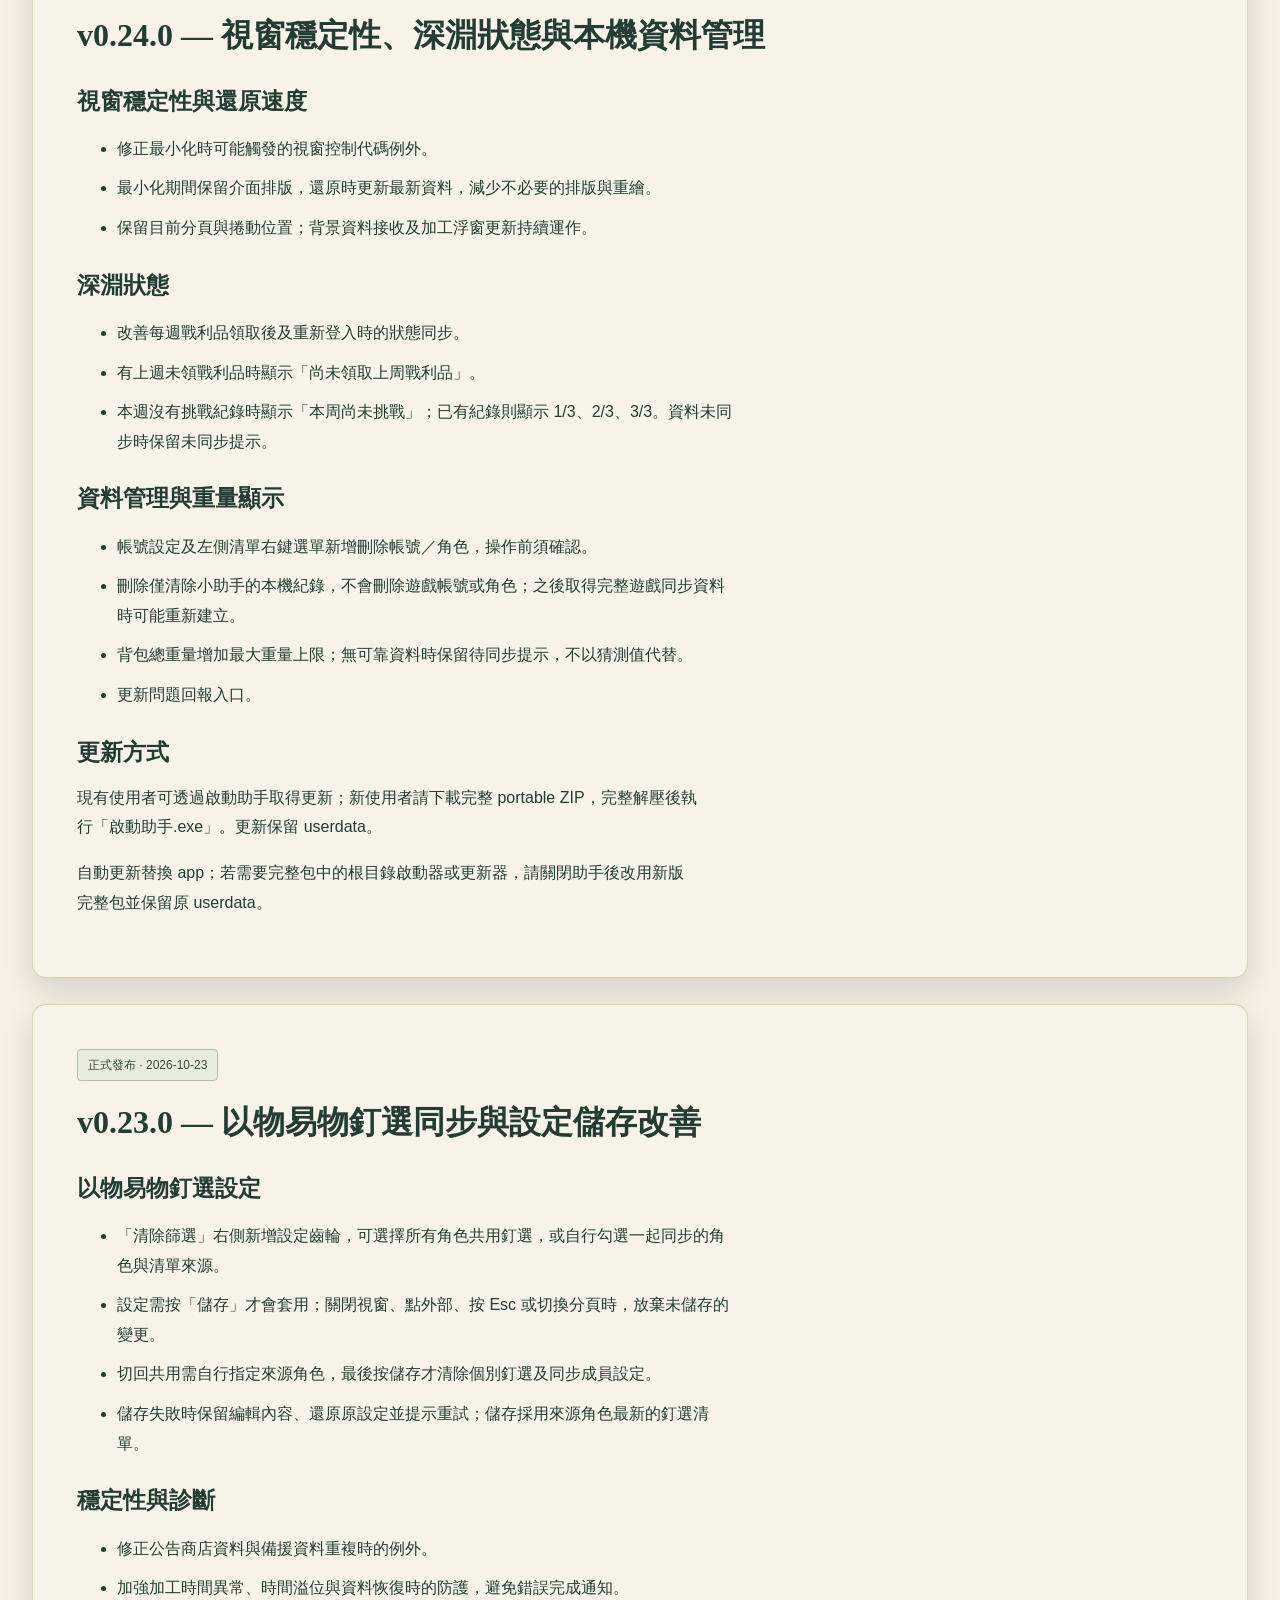
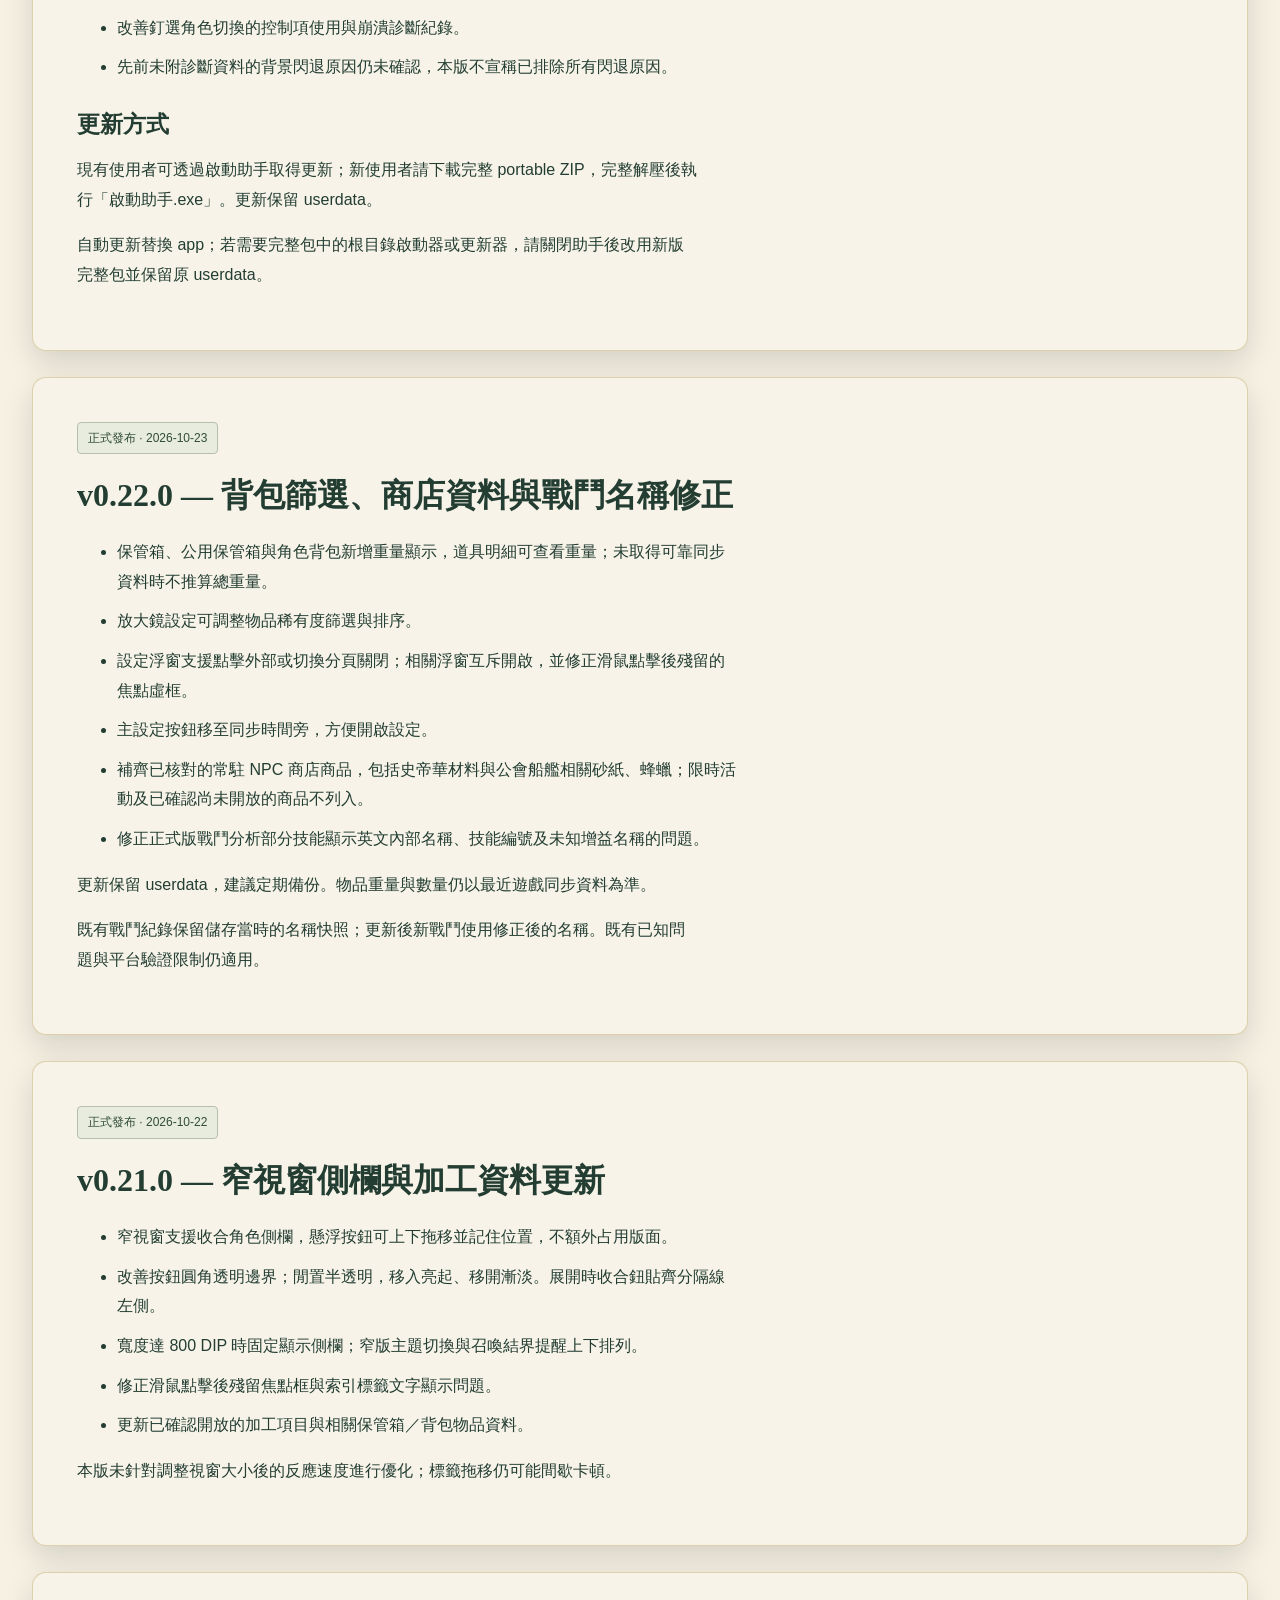
<file: public/changelog.html>
<!doctype html><html lang="zh-Hant"><head><meta charset="utf-8"><meta name="viewport" content="width=device-width,initial-scale=1"><title>MMH 更新紀錄｜瑪奇 Mobile 小助手版本與下載</title><link rel="icon" href="./assets/mmh-logo.webp"><script>(()=>{const t=new URLSearchParams(location.search).get('theme')==='night'?'night':'day',w=innerWidth,s=w<=960?960:w<=1440?1440:w<=1920?1920:2560,l=document.createElement('link');l.rel='preload';l.as='image';l.type='image/avif';l.href='./assets/background/forest-panorama-'+t+'-'+s+'.avif';l.fetchPriority='high';document.head.append(l);})();</script><link rel="stylesheet" href="./style.css?v=images-4"><link rel="stylesheet" href="./header.css?v=images-4"><script defer src="./site-config.js?v=0.31.6"></script><script defer src="./site.js?v=images-4"></script><link rel="stylesheet" href="./panorama.css?v=images-4"><meta name="description" content="查看瑪奇 Mobile 小助手 MMH 的正式版本更新紀錄、功能改善與更新注意事項，下載資訊以已公開的 Windows 版本為準。"><link rel="canonical" href="https://milletian-mobile-helper.pages.dev/changelog.html"><meta property="og:type" content="website"><meta property="og:locale" content="zh_TW"><meta property="og:site_name" content="米列西安 Mobile 小助手 MMH"><meta property="og:title" content="MMH 更新紀錄｜瑪奇 Mobile 小助手版本與下載"><meta property="og:description" content="查看瑪奇 Mobile 小助手 MMH 的正式版本更新紀錄、功能改善與更新注意事項，下載資訊以已公開的 Windows 版本為準。"><meta property="og:url" content="https://milletian-mobile-helper.pages.dev/changelog.html"></head><body data-theme="day"><script>document.body.dataset.theme=new URLSearchParams(location.search).get("theme")==="night"?"night":"day";</script><a class="skip-link" href="#main">跳至主要內容</a><header class="site-header"><a class="site-brand" href="./index.html"><img src="./assets/mmh-logo.webp" width="38" height="38" alt=""><span data-name>米列西安 Mobile 小助手</span><small>Milletian Mobile Helper · MMH</small></a><button id="nav-toggle" class="site-theme nav-toggle" aria-expanded="false" aria-controls="main-nav" type="button">選單 ☰</button><nav id="main-nav" class="site-nav" aria-label="主要導覽"><a href="./index.html">首頁</a><a href="./guide.html">使用指南</a><a href="./changelog.html">更新紀錄</a><a href="./support.html">支持開發</a></nav><div class="header-actions"><button id="theme-toggle" class="site-theme" type="button" aria-pressed="false">切換月夜</button><a class="site-download" href="./index.html#download">下載 MMH ↗</a></div></header><div class="panorama-stage"><div class="panorama-banner" aria-hidden="true"></div><main id="main" class="site-main">
<section class="paper section"><p class="eyebrow">CHANGELOG / 更新手札</p><h1>更新紀錄</h1><p class="lead">查看各版本的功能、修正與使用注意事項。</p><nav class="local-nav" aria-label="版本導覽"><a href="#v0316">v0.31.6</a><a href="#v0315">v0.31.5</a><a href="#v0314">v0.31.4</a><a href="#v0313">v0.31.3</a><a href="#v0312">v0.31.2</a><a href="#v0311">v0.31.1 過渡提示</a><a href="#v0310">v0.31.0</a><a href="#v0300">v0.30.0</a><a href="#v0291">v0.29.1</a><a href="#v0290">v0.29.0</a><a href="#v0280">v0.28.0</a><a href="#v0271">v0.27.1</a><a href="#v0270">v0.27.0</a><a href="#v0261">v0.26.1</a><a href="#v0260">v0.26.0</a><a href="#v0250">v0.25.0</a><a href="#v0240">v0.24.0</a><a href="#v0230">v0.23.0</a><a href="#v0220">v0.22.0</a><a href="#v0210">v0.21.0</a><a href="#v0200">v0.20.0</a><a href="#v0192">v0.19.2</a><a href="#v0191">v0.19.1</a><a href="#v0190">v0.19.0</a><a href="#v0181">v0.18.1</a><a href="#v0180">v0.18.0</a><a href="#v0171">v0.17.1</a><a href="#v0170">v0.17.0</a><a href="#v0161">v0.16.1</a><a href="#v0160">v0.16.0</a><a href="#v0151">v0.15.1</a><a href="#v0150">v0.15.0</a><a href="#v0142">v0.14.2</a><a href="#v0130">v0.13.0</a><a href="#v0120">v0.12.0</a><a href="#v0110">v0.11.0</a><a href="#v0101">v0.10.1</a><a href="#v0100">v0.10.0</a><a href="#v090">v0.9.0</a><a href="#v080">v0.8.0</a><a href="#known-issues">已知問題</a></nav></section>
<section id="v0316" class="paper section prose"><span class="badge">正式發布 · 2026-11-26</span><h2>v0.31.6 — 戰鬥浮窗與加工顯示改善</h2><ul><li>修正戰鬥浮窗在賽季 1 的怪物血量與破防倒數。破防延長會依最新剩餘時間更新倒數。</li><li>修正尚未領獎的冒險家通行證點數同步，補上第 12 季等級與燃燒周資料。</li><li>加工總表與加工詳細浮窗分列顯示完成、製作中和等待，三套主題均更新透明度與文字描邊。</li><li>更新製作與加工配方、圖示、商店、符文、道具及戰鬥顯示名稱。製作配方保留原有釘選與開放時程。</li><li>新增噩夢鑽探地圖名稱及雷達地圖，補上場所別名、常設商店日期與深淵輪替資料。遊戲內尚未確認開放的項目依已知時程標示。</li><li>改善窄視窗的背包圖卡排列，讓道具名稱有足夠空間換行。</li></ul><p>本版已在 Windows 10 驗證，Windows 11 實機驗證待補。</p><p><a href="https://github.com/Nigeeeee/mabi-assistant-website/releases/tag/v0.31.6">下載 v0.31.6 與查看發布附件 ↗</a> · <a href="./guide.html#v0316-guide">安裝與資料搬移 →</a></p></section>

<section id="v0315" class="paper section prose"><span class="badge">正式發布 · 2026-11-25</span><h2>v0.31.5 — 落日主題與加工總表</h2><ul><li>新增落日主題，並依晨光、落日、月夜順序切換。切換按鈕的夕陽、月亮與太陽圖示分別對應下一個主題。</li><li>新增加工總表，可在加工詳細浮窗設定開啟，一次查看各類加工的進度和剩餘時間。</li><li>佈告欄新增艾明馬夏與卷軸，並更新賽季 1 的道具、商店和加工資料。</li><li>改善精簡及自訂視窗在大字模式下的版面、文字裁切及捲動操作。</li><li>完整便攜包更新啟動器，降低冷啟時過早出現等待提示的情況。需要更新啟動器時，請下載完整便攜包並解壓至新資料夾。</li></ul><p>本版已在 Windows 10 驗證，Windows 11 實機驗證待補。</p><p><a href="https://github.com/Nigeeeee/mabi-assistant-website/releases/tag/v0.31.5">下載 v0.31.5 與查看發布附件 ↗</a> · <a href="./guide.html#v0315-guide">安裝與資料搬移 →</a></p></section>

<section id="v0314" class="paper section prose"><span class="badge">正式發布 · 2026-11-19</span><h2>v0.31.4 — 操作順暢度與進度更新改善</h2><ul><li>改善頁面、角色切換及視窗與文字大小調整的順暢度。</li><li>改善以物易物與製作／加工的快速捲動，以及保管箱／背包與製作／加工的釘選反應。</li><li>保管箱／背包的釘選模式顯示全部釘選道具。友情袋提示保留累積獲得進度與各角色明細，省略數量總合。</li><li>修正法皇廳的特別委託通關後小助手的進度更新。</li><li>減少重複載入的道具圖片及重複資料表，保留原始圖像尺寸及既有 userdata。</li></ul><p>本版驗證範圍為 Windows 10，Windows 11 尚待實機驗證。</p><p><a href="https://github.com/Nigeeeee/mabi-assistant-website/releases/tag/v0.31.4">下載 v0.31.4 與查看發布附件 ↗</a> · <a href="./guide.html#v0314-guide">安裝與資料搬移 →</a></p></section>

<section id="v0313" class="paper section prose"><span class="badge">正式發布 · 2026-11-17</span><h2>v0.31.3 — 介面環境與操作改善</h2><ul><li>更改介面環境，改善頁面與角色切換的操作順暢度。</li><li>保留既有 userdata 資料格式；手動搬移時請先備份。</li><li>本版驗證以 Windows 10 為範圍，Windows 11 尚待實機驗證。</li></ul><p><a href="https://github.com/Nigeeeee/mabi-assistant-website/releases/tag/v0.31.3">下載 v0.31.3 與查看發布附件 ↗</a> · <a href="./guide.html#v0313-guide">安裝與資料搬移 →</a></p></section>

<section id="v0312" class="paper section prose"><span class="badge">正式發布 · 2026-11-12</span><h2>v0.31.2 — 完整包手動更新與擷取調整</h2><p>本次請重新下載完整包，勿使用舊版僅替換 app 的更新方式。</p><h3>更新內容</h3><ul><li>主程式、啟動器與更新元件改用內含 .NET 10 的完整版本，不需另外安裝 .NET。</li><li>改善受保護版本的初始化與執行相容性。</li><li>調整接收與回應設定。</li><li>修正畫面擷取元件閒置時未正常退出，以及快取誤寫入程式目錄的問題。</li></ul><h3>從 v0.31.1 過渡版、v0.31.0 或更舊版本搬移</h3><ol><li>下載 MMH-0.31.2-portable-win-x64.zip，完整解壓縮到新的資料夾。</li><li>正常關閉原本的小助手與浮窗，備份舊資料夾內的完整 userdata。</li><li>將舊 userdata 複製到新版根目錄，保留資料夾內所有內容；不要以新版的空資料夾覆蓋舊資料。</li><li>執行新版根目錄的「啟動助手.exe」，確認角色、物品與設定保留後再整理舊程式。</li></ol><p>若要保留診斷匯出檔，也請搬移與 userdata 並列的 diagnostics 資料夾。</p><p>完整包與說明：https://github.com/Nigeeeee/mabi-assistant-website/releases/tag/v0.31.2</p><h3>注意事項</h3><ul><li>首次偵測遊戲仍需要 Npcap；已安裝者不需因本次 .NET 升級重裝。</li><li>已完成本批 Win11 啟動、資料保留與更新恢復的限定範圍驗證；不代表所有 DPI、視窗操作及遊戲情境均已驗證。</li><li>本版未加 Authenticode 程式碼簽章，不保證消除 SmartScreen／防毒警告，亦未確認可解決遊戲 ERROR 88。</li></ul></section>
<section id="v0311" class="paper section prose"><span class="badge">相容性過渡版 · 2026-11-12</span><h2>v0.31.1 — 相容性過渡版</h2><p>本版僅提供完整新版的下載與資料搬移說明，不再進入舊主介面。</p><p>0.31.2 起使用新的啟動元件與內含 .NET 10 的執行環境，需要重新下載完整包；不需另外安裝 .NET。</p><p>更新至本過渡版後，按「下載完整新版」開啟官方下載頁。按「結束」或關閉視窗會結束程式；完成新版搬移後即可繼續使用小助手。</p><h3>搬移步驟</h3><ol><li>將完整新版解壓縮到新的資料夾。</li><li>正常關閉舊小助手與浮窗，備份完整 userdata。</li><li>將舊 userdata 複製到新版根目錄。</li><li>執行新版根目錄「啟動助手.exe」，確認角色與設定。</li></ol><p>請勿只覆蓋 app，或以新版的空 userdata 覆蓋舊資料。</p><p>官方下載頁：https://milletian-mobile-helper.pages.dev/#download</p></section>
<section id="v0310" class="paper section prose"><span class="badge">正式發布 · 2026-11-09</span><h2>v0.31.0 — 介面重排、治癒欄位與更新判斷改善</h2><ul><li>改善活動／資源與每週挑戰的空間配置，讓預設視窗能更完整顯示內容。</li><li>調整保管箱／背包的釘選標記位置，改善佈告欄卷軸詳情工具提示的顯示。</li><li>製作圖卡隨窄介面縮放，補齊其他製作分類的道具圖示與稀有度背景，調整合成圖示的比例。</li><li>小助手重新開啟時還原原本開啟的浮窗；浮窗設定盡量顯示在設定按鈕附近。</li><li>冒險家通行證燃燒週說明補充最後兩週與點數倍率，改善點數獲得方法表格的多餘空白。</li><li>戰鬥分析加入治癒頁籤與 HPS 欄位；窄介面與簡易浮窗的資訊配置同步調整。</li><li>改善角色屬性、目標血量與破防資訊的解析及顯示，調整血條內自身傷害的顯示方式。</li><li>修正完整資料解壓失敗後，後續有效通知可能連帶漏收的問題。</li><li>改善更新健康檢查在等待期限附近的判斷，避免過早接受隨即結束的新版程式。</li></ul><h3>已知限制</h3><ul><li>HPS 的自身／隊友來源判定與排除藥水尚未完成實戰驗證，不能視為完整回血統計；來源不足時顯示未就緒或部分資料。</li><li>本次接收修正已通過隔離測試，尚未證明是先前實戰漏收的唯一原因。</li><li>Windows 11 實機相容性、原 A104 啟動錯誤及防毒誤判仍待確認，本版不保證消除這些問題。</li></ul><p>更新保留 userdata 內的角色資料與設定。</p><p>自動更新僅替換 app，不會更新根目錄啟動與更新工具；要使用本版完整啟動／更新工具，請下載完整包並保留原 userdata。</p></section>
<section id="v0300" class="paper section prose"><span class="badge">正式發布 · 2026-11-07</span><h2>v0.30.0 — 增益浮窗、紫洞提醒與操作改善</h2><ul><li>新增增益效果浮窗，可查看名稱、剩餘時間與效果說明，並可設定固定顯示效果。</li><li>增益效果未偵測到時保持空白；過圖或重新登入時顯示「未同步」。改善停止並重新偵測後殘留效果的問題，保留同名但效果不同的增益。</li><li>浮窗首次開啟時出現在小助手附近；手動拖移後記住位置，關閉再開啟仍沿用。</li><li>擴大地圖雷達標題與頂部空白區域的拖移範圍。</li><li>調整其他工具圖卡與戰鬥、增益浮窗入口。</li><li>改善製作／加工上方按鈕與篩選列的空間配置，下拉篩選標籤統一為橢圓形，點選右側箭頭開啟選單。</li><li>佈告欄卷軸詳情維持工具提示，點擊後再次停留仍可顯示；銀幣與魔族供品的完成條件改由工具提示說明。</li><li>改善地下城通關時的進度更新，不必等到切換地圖。</li><li>頁首新增「通往深淵的黑色坑洞」狀態與通知設定；下次開啟依本機關閉時間加 36 小時預估。</li><li>紫洞時間優先使用本機遊戲資料，無可用本機時間時另顯示 MMD 非官方參考；參考資料不觸發本機實收通知。</li><li>精簡紫洞通知設定下方說明，完整資訊可透過工具提示查看。</li></ul><p>更新保留 userdata 內的角色資料與設定。</p><p>自動更新僅替換 app，不會更新根目錄啟動與更新工具；完整包包含這些工具。</p><p>Windows 防護誤判與部分環境的啟動錯誤仍在追查，本版不保證消除這些問題。請保留診斷資訊與原本 userdata，不需反覆刪除資料或重新解壓縮。</p></section>
<section id="v0291" class="paper section prose"><span class="badge">正式發布 · 2026-11-05</span><h2>v0.29.1 — 製作載入、持有總合與啟動診斷改善</h2><ul><li>改善製作／加工頁面與裝飾配方的載入、搜尋及捲動反應。</li><li>時區下拉選單可按住滑鼠拖移選項。</li><li>物品持有提示新增各角色背包、保管箱與公用保管箱的數量總合；資料不完整時保留已知總合與未計入說明。</li><li>強調總合數字，長數字會依空間回退字級，維持提示窗原有大小。</li><li>改善部分環境的啟動相容性，啟動或更新失敗時提供更清楚的錯誤碼、階段與紀錄。</li></ul><p>更新保留 userdata 內的角色資料與設定。</p><p>本次完整包包含新版更新工具；舊版自動更新僅替換 app，不會更新根目錄工具。</p><p>若先前遇到啟動等待逾時或更新失敗，請關閉小助手，解壓縮新版完整包，再複製原本完整 userdata，勿以空白資料夾覆蓋原資料。</p><p>新版更新工具 1.0.1 僅隨完整包提供。請保留原資料夾：正常關閉助手，將完整包解壓至新資料夾，複製舊版整個 userdata 到新資料夾，再執行新根目錄的「啟動助手.exe」。確認角色與設定完整後，再自行處理舊副本。</p></section>
<section id="v0290" class="paper section prose"><span class="badge">正式發布 · 2026-11-05</span><h2>v0.29.0 — 角色同步、釘選與製作操作改善</h2><ul><li>配合遊戲資料更新，改善角色登入辨識、背包及資源數量同步。</li><li>保管箱／背包新增釘選來源切換；小助手自行釘選可選擇帳號共用或各角色分開記錄。</li><li>製作／加工新增快速製作與配方星號釘選，可設定帳號共用或各角色分開；加入裝飾配方與主分類下拉篩選。</li><li>以物易物可開關城鎮色點，並自訂各城鎮顏色。</li><li>活動／資源新增冒險家通行證等級、進度、期間及點數獲得方法；燃燒周與點數詳情使用工具提示說明。</li><li>佈告欄卷軸以滑鼠停留顯示任務要求與道具獎勵，修正點擊或中斷拖移後提示無法再次顯示的問題。</li><li>加工詳細浮窗新增合併移動及設定同步，改善跨螢幕移動；修正戰鬥分析目標選取與重複提示。</li><li>點選底部時間可設定顯示時區，每日與每週重置仍固定依台灣時間計算。</li><li>改善介面文字大小調整與窄版分類排列，保留搜尋、釘選與捲動操作。</li></ul><p>更新保留 userdata 內的角色資料與設定。搬移完整資料夾前請先關閉小助手並備份 userdata。</p><p>完整包請完整解壓縮後執行根目錄「啟動助手.exe」；勿以空白 userdata 覆蓋原有資料。</p></section>
<section id="v0280" class="paper section prose"><span class="badge">正式發布 · 2026-11-02</span><h2>v0.28.0 — 以物易物材料提醒、保管箱容量與操作改善</h2><ul><li>以物易物新增材料不足提醒，只計算目前角色身上的材料；詳細持有、需要與缺少數量可在標籤上查看。</li><li>滑鼠停在以物易物的材料與兌換物上，可查看各角色及保管箱的持有狀況；移除重複顯示既有文字的提示。</li><li>角色保管箱與公用保管箱的重量，統一顯示目前重量／上限；尚未取得上限時保留待同步標示。</li><li>改善以物易物、背包與製作／加工清單快速捲動、拖移及放開後的反應，減少浮窗重複繪圖造成的停頓。</li><li>更新以物易物資料與優先度顯示，未指定優先度的項目不再標成「未分類」。</li><li>改善窄視窗的以物易物卡片排列，週期、狀態與次數集中右側，釘選與排序置中靠右，卡片高度依內容調整。</li><li>改善索引標籤的拖移判定，輕微垂直晃動不再取消分頁點擊。</li><li>改善調整視窗大小時的反應，減少重複排版；保留搜尋條件縮放、清單復原及篩選列換行時也會重新核對可用空間。</li><li>修正每日作業表格水平捲動時，角色文字與數值重疊到左側固定欄位的問題。</li><li>設定中的版本更新區顯示目前版號；啟動異常時提供更完整的錯誤代碼與診斷資訊。</li></ul><p>更新會保留 userdata 內的角色資料與設定。搬移完整資料夾前請先關閉小助手並備份 userdata。</p><p>根目錄啟動器與更新工具的改善需使用完整包；舊版內建更新只替換 app。改用完整包時請保留原 userdata。</p></section>
<section id="v0271" class="paper section prose"><span class="badge">正式發布 · 2026-10-31</span><h2>v0.27.1 — 資料更新顯示與目標篩選改善</h2><ul><li>改善活動／資源頁更新時的版面跳動。</li><li>改善每日與每週挑戰資料更新、切換時的卡片閃爍。</li><li>修正部分顯示縮放下，索引標籤顯示與點擊位置不一致的問題。</li><li>改善戰鬥中的目標篩選：展開選單時保留選項，關閉後再補上最新目標，戰鬥數值持續更新。</li><li>貨幣名稱統一為「套組點數」，圖示使用原版。</li></ul><p>更新會保留原有角色資料與設定。完整搬移資料夾前請先關閉小助手，並保留 userdata。</p></section>
<section id="v0270" class="paper section prose"><span class="badge">正式發布 · 2026-10-30</span><h2>v0.27.0 — 持有貨幣與介面顯示改善</h2><ul><li>活動／資源新增「持有貨幣」，可展開查看全部、伺服器與角色貨幣，支援捲動與拖移；隱藏活動貨幣，銀幣與魔族貢品維持在上方資源欄顯示。</li><li>加工詳細浮窗設定新增全開／全關，可一次切換六類加工浮窗。</li><li>改善冒險家公會定期委託的資料更新，避免任務完成後短暫變成未同步。</li><li>改善放大文字時的挑戰卡、活動卡、側欄數值、通知設定與戰鬥摘要顯示，並修正文字大小切回100%後的捲動條殘留。</li><li>改善調整主視窗大小時的版面與穩定性。</li><li>改善啟動失敗時的提示與記錄，避免啟動程序提早結束而沒有說明。</li></ul><p>更新會保留userdata內的角色資料與設定。完整搬移資料夾前請先關閉助手並備份userdata。</p><p>啟動相關改善需使用完整包；舊版內建更新只替換app，不會更換根目錄啟動器與更新工具。更換完整包時請保留原userdata。</p><p>Windows 11 尚無實機驗證；啟動提示與記錄改善不代表所有啟動問題均已排除。</p></section>
<section id="v0261" class="paper section prose"><span class="badge">正式發布 · 2026-10-29</span><h2>v0.26.1 — 介面排版與戰鬥分析操作修正</h2><ul><li>恢復主索引標籤一致的寬度，改善滑鼠點擊後殘留的虛線選取框。</li><li>減少每日作業、每日／每週挑戰、布告欄及視窗底部多餘空白，增加內容顯示空間。</li><li>調整以物易物搜尋欄高度，與旁邊按鈕對齊。</li><li>補上每週野外首領挑戰的新資料，避免新舊任務並存時出現重複或未知項目。</li><li>戰鬥分析窄版統一使用「貢獻度」，擴大上方可拖移區域，並改善視窗邊框與縮放提示。</li></ul><p>更新會保留 userdata 內的角色資料與設定。請先關閉助手再搬移完整資料夾。</p></section>
<section id="v0260" class="paper section prose"><span class="badge">正式發布 · 2026-10-29</span><h2>v0.26.0 — 文字大小設定與浮窗操作改善</h2><ul><li>設定新增文字大小，可將主介面與設定視窗文字調整為100%～150%，預覽後按「套用」保存；戰鬥與加工浮窗維持原字體。</li><li>新增加工詳細浮窗設定，可分別開關六類加工詳細浮窗；設定視窗開啟時靠近小助手主視窗。</li><li>加工詳細浮窗將狀態與「完工倒數」整合為一行，全部完成時隱藏倒數，並修正點擊穿透操作。</li><li>改善浮窗拖移時的卡頓，及調整主視窗大小時的排版與穩定性。</li><li>改善診斷錄製與設定視窗的操作：錄製中可開啟設定，設定開啟時仍可停止錄製。</li><li>補上以物易物 NPC 已確認的城鎮標示，公會商店歸入「其他」；尚未確認的位置保留待確認提示。</li></ul><h3>更新方式</h3><p>更新會保留userdata內的角色資料與設定。請先關閉助手再搬移完整資料夾。</p></section>
<section id="v0250" class="paper section prose"><span class="badge">正式發布 · 2026-10-27</span><h2>v0.25.0 — 戰鬥分析統計與縮小至通知區</h2><h3>戰鬥分析</h3><ul><li>改善技能與持續傷害分類、分組及 DPS 計算。</li><li>單選怪物時，交戰時間依目前角色對該怪物首次至最後一次傷害計算，包含期間停手時間；DPS 與技能列表採用相同時間。</li><li>保留全場時間作為參考；切回全部目標即可恢復全場統計，原始紀錄不會因切換目標而變動。</li><li>主視窗與簡易浮窗使用一致的計時方式；只有單次命中或所有命中發生於同一時間時，顯示時間不足，不計算 DPS。</li></ul><h3>縮小至通知區</h3><ul><li>在最小化按鈕左側新增縮小至系統通知區按鈕，可由通知區圖示還原小助手。</li><li>設定可選擇縮小主視窗時是否一併隱藏浮窗。</li></ul><h3>更新方式</h3><p>現有使用者可透過啟動助手取得更新；新使用者請下載完整 portable ZIP，完整解壓後執行「啟動助手.exe」。更新保留 userdata。</p><p>自動更新替換 app；若需要完整包中的根目錄啟動器或更新器，請關閉助手後改用新版完整包並保留原 userdata。</p></section>
<section id="v0240" class="paper section prose"><span class="badge">正式發布 · 2026-10-24</span><h2>v0.24.0 — 視窗穩定性、深淵狀態與本機資料管理</h2><h3>視窗穩定性與還原速度</h3><ul><li>修正最小化時可能觸發的視窗控制代碼例外。</li><li>最小化期間保留介面排版，還原時更新最新資料，減少不必要的排版與重繪。</li><li>保留目前分頁與捲動位置；背景資料接收及加工浮窗更新持續運作。</li></ul><h3>深淵狀態</h3><ul><li>改善每週戰利品領取後及重新登入時的狀態同步。</li><li>有上週未領戰利品時顯示「尚未領取上周戰利品」。</li><li>本週沒有挑戰紀錄時顯示「本周尚未挑戰」；已有紀錄則顯示 1/3、2/3、3/3。資料未同步時保留未同步提示。</li></ul><h3>資料管理與重量顯示</h3><ul><li>帳號設定及左側清單右鍵選單新增刪除帳號／角色，操作前須確認。</li><li>刪除僅清除小助手的本機紀錄，不會刪除遊戲帳號或角色；之後取得完整遊戲同步資料時可能重新建立。</li><li>背包總重量增加最大重量上限；無可靠資料時保留待同步提示，不以猜測值代替。</li><li>更新問題回報入口。</li></ul><h3>更新方式</h3><p>現有使用者可透過啟動助手取得更新；新使用者請下載完整 portable ZIP，完整解壓後執行「啟動助手.exe」。更新保留 userdata。</p><p>自動更新替換 app；若需要完整包中的根目錄啟動器或更新器，請關閉助手後改用新版完整包並保留原 userdata。</p></section>
<section id="v0230" class="paper section prose"><span class="badge">正式發布 · 2026-10-23</span><h2>v0.23.0 — 以物易物釘選同步與設定儲存改善</h2><h3>以物易物釘選設定</h3><ul><li>「清除篩選」右側新增設定齒輪，可選擇所有角色共用釘選，或自行勾選一起同步的角色與清單來源。</li><li>設定需按「儲存」才會套用；關閉視窗、點外部、按 Esc 或切換分頁時，放棄未儲存的變更。</li><li>切回共用需自行指定來源角色，最後按儲存才清除個別釘選及同步成員設定。</li><li>儲存失敗時保留編輯內容、還原原設定並提示重試；儲存採用來源角色最新的釘選清單。</li></ul><h3>穩定性與診斷</h3><ul><li>修正公告商店資料與備援資料重複時的例外。</li><li>加強加工時間異常、時間溢位與資料恢復時的防護，避免錯誤完成通知。</li><li>改善釘選角色切換的控制項使用與崩潰診斷紀錄。</li><li>先前未附診斷資料的背景閃退原因仍未確認，本版不宣稱已排除所有閃退原因。</li></ul><h3>更新方式</h3><p>現有使用者可透過啟動助手取得更新；新使用者請下載完整 portable ZIP，完整解壓後執行「啟動助手.exe」。更新保留 userdata。</p><p>自動更新替換 app；若需要完整包中的根目錄啟動器或更新器，請關閉助手後改用新版完整包並保留原 userdata。</p></section>
<section id="v0220" class="paper section prose"><span class="badge">正式發布 · 2026-10-23</span><h2>v0.22.0 — 背包篩選、商店資料與戰鬥名稱修正</h2><ul><li>保管箱、公用保管箱與角色背包新增重量顯示，道具明細可查看重量；未取得可靠同步資料時不推算總重量。</li><li>放大鏡設定可調整物品稀有度篩選與排序。</li><li>設定浮窗支援點擊外部或切換分頁關閉；相關浮窗互斥開啟，並修正滑鼠點擊後殘留的焦點虛框。</li><li>主設定按鈕移至同步時間旁，方便開啟設定。</li><li>補齊已核對的常駐 NPC 商店商品，包括史帝華材料與公會船艦相關砂紙、蜂蠟；限時活動及已確認尚未開放的商品不列入。</li><li>修正正式版戰鬥分析部分技能顯示英文內部名稱、技能編號及未知增益名稱的問題。</li></ul><p>更新保留 userdata，建議定期備份。物品重量與數量仍以最近遊戲同步資料為準。</p><p>既有戰鬥紀錄保留儲存當時的名稱快照；更新後新戰鬥使用修正後的名稱。既有已知問題與平台驗證限制仍適用。</p></section>
<section id="v0210" class="paper section prose"><span class="badge">正式發布 · 2026-10-22</span><h2>v0.21.0 — 窄視窗側欄與加工資料更新</h2><ul><li>窄視窗支援收合角色側欄，懸浮按鈕可上下拖移並記住位置，不額外占用版面。</li><li>改善按鈕圓角透明邊界；閒置半透明，移入亮起、移開漸淡。展開時收合鈕貼齊分隔線左側。</li><li>寬度達 800 DIP 時固定顯示側欄；窄版主題切換與召喚結界提醒上下排列。</li><li>修正滑鼠點擊後殘留焦點框與索引標籤文字顯示問題。</li><li>更新已確認開放的加工項目與相關保管箱／背包物品資料。</li></ul><p>本版未針對調整視窗大小後的反應速度進行優化；標籤拖移仍可能間歇卡頓。</p></section>
<section id="v0200" class="paper section prose"><span class="badge">正式發布 · 2026-10-21</span><h2>v0.20.0 — 兼職獎勵、視窗設定與標籤滑動改善</h2><ul><li>今日兼職獎勵支援圖示／文字切換；圖示獎勵以單行排列，過長時可橫向捲動，並顯示數量與額外機率。</li><li>改善今日兼職開啟、內容間距與捲動操作，支援調整視窗大小；兼職設定記住位置，重複點擊可移到滑鼠附近。</li><li>主視窗新增自訂大小及固定介面大小設定；手動調整尺寸時會記錄自訂值。</li><li>主索引標籤維持單行，左右箭頭可平滑滑動，支援按住拖移；減少重複繪製與滑動期間的背景介面更新。</li><li>改善地圖雷達初次開啟時的底圖填滿顯示。</li></ul><p>已知限制：標籤拖移仍可能出現間歇卡頓，本版尚未完全排除。</p><p>更新保留 userdata，建議定期備份。</p><p><a href="https://github.com/Nigeeeee/mabi-assistant-website/releases/tag/v0.20.0">下載 v0.20.0 與查看發布附件 ↗</a></p></section>
<section id="v0192" class="paper section prose"><span class="badge">正式發布 · 2026-10-19</span><h2>v0.19.2 — 兼職資料與日常顯示修正</h2><ul><li>修正兼職圖卡的任務名稱、任務內容與獎勵文字，補齊地點、物品及 NPC 名稱對照。</li><li>補齊兼職與以物易物使用的 NPC 頭像，改善部分角色頭像未顯示的情況。</li><li>暫時隱藏尚未開放的兩項高級生皮交換與黃金貓像交換，保留既有釘選紀錄。</li><li>深淵每週戰利品已確認尚未領取時，顯示「本周尚未領取」。</li><li>暫時隱藏小助手程式內的「支持贊助」按鈕。</li></ul><p>更新保留 userdata，建議定期備份。尚未取得的遊戲資料仍以未同步或待確認標示。</p><p><a href="https://github.com/Nigeeeee/mabi-assistant-website/releases/tag/v0.19.2">下載 v0.19.2 與查看發布附件 ↗</a></p></section>
<section id="v0191" class="paper section prose"><span class="badge">正式發布 · 2026-10-19</span><h2>v0.19.1 — 染色助手效能與顯示修正</h2><ul><li>改善染色助手的畫面處理與遮罩更新效率，降低追蹤延遲。</li><li>移除染色助手的全域滑鼠監聽，改善開啟後滑鼠移動卡頓的情況。</li><li>改善部分視窗尺寸下畫盤無法定位的問題；固定同一輪染色的選色框位置，調整白色框線與圓心排除範圍。</li><li>修正追蹤顏色進入圓心保留範圍後不再閃爍的情況；擷取間隔依使用者設定生效。</li><li>修正染色助手與診斷視窗的部分閃爍，補完整診斷包說明與畫面錄製、容量及保存期限資訊。</li><li>兼職刷新後保留已知可接取數量，尚未取得的新任務內容標示未同步。</li></ul><p>實際染色追蹤速度仍受擷取方式與電腦環境影響；圓心排除範圍外的白色點擊特效仍可能被辨識為目標色。</p><p>更新保留 userdata，建議定期備份。</p><p><a href="https://github.com/Nigeeeee/mabi-assistant-website/releases/tag/v0.19.1">下載 v0.19.1 與查看發布附件 ↗</a></p></section><section id="v0190" class="paper section prose"><span class="badge">正式發布 · 2026-10-18</span><h2>v0.19.0 — 染色助手改善與畫面診斷</h2><ul><li>修正已收到染色開始訊號卻未自動啟動的情況，補齊完成、取消與中止時的停止判斷。</li><li>改善白色目標誤標選色框、邊界與滑鼠點擊效果，以及移動畫盤時的追蹤流暢度。</li><li>產生診斷包新增選用「錄製畫面診斷」，預設關閉；只錄遊戲與助手視窗，不錄音。</li><li>畫面最多錄製 300 秒，可在匯出前預覽或移除；診斷紀錄、影片與辨識截圖合成一份 ZIP。</li><li>影片總量上限 70 MB、診斷 ZIP 上限 90 MB，匯出超限時先壓縮影片。請上傳問題回報的「診斷包」，不需重複上傳影片。</li></ul><p>畫面可能包含角色名稱與聊天，請先預覽確認再上傳；檔案只儲存在本機，不會自動上傳。</p><p>部分環境可能仍無法辨識染色色盤；遇到問題時，可勾選「錄製畫面診斷」協助排查。</p><p>更新保留 userdata，建議定期備份。</p><p><a href="https://github.com/Nigeeeee/mabi-assistant-website/releases/tag/v0.19.0">下載 v0.19.0 與查看發布附件 ↗</a></p></section><section id="v0181" class="paper section prose"><span class="badge">正式發布 · 2026-10-18</span><h2>v0.18.1 — 加工同步與通知改善</h2><ul><li>修正領取或加入加工物後，主畫面與加工浮窗未即時更新；收到加工佇列資料後同步刷新。</li><li>加工完成通知新增「提前提醒」，可設定提前 0～59 分鐘；0 分鐘維持完成時通知。</li><li>修正從右上召喚結界開啟並關閉設定後，留下滑鼠點選虛線框。</li><li>修正以物易物已完成項目的文字區塊底色不一致。</li></ul><p>更新保留 userdata，建議定期備份。助手重新啟動後，請先切換地圖或重新登入以取得角色同步資料。</p><p>加工刷新已通過封包接收至畫面的回歸測試，仍待實際遊戲操作確認。</p><p><a href="https://github.com/Nigeeeee/mabi-assistant-website/releases/tag/v0.18.1">下載 v0.18.1 與查看發布附件 ↗</a></p></section><section id="v0180" class="paper section prose"><span class="badge">正式發布 · 2026-10-18</span><h2>v0.18.0 — 今日兼職、黃金箱通知與操作改善</h2><ul><li>新增「今日兼職」視窗：查看 NPC、所在地圖、任務事項、獎勵與刷新／接取後期限；依地圖排列並記住視窗位置。</li><li>新增黃金箱通知，可從地圖雷達及通知設定開啟同一設定介面；支援專用鈴聲、音量與通知位置，確認箱子出現後立即提醒，預設關閉。</li><li>偵測設定新增「自動尋找擷取介面」，依遊戲流量尋找可用網卡；單一結果自動套用，多個結果保留手動選擇。</li><li>友情袋顯示目前角色的累積獲得數與上限；以物易物隱藏沒有符合項目的篩選選項。</li><li>團隊副本分開辨識未同步與紀錄缺項，避免把缺少魅魔紀錄誤判為完成或零次；尚未首通及首通獎勵資格仍以遊戲為準。</li><li>改善角色詳細視窗的開啟焦點、Esc 關閉、主介面切換及偶發關閉錯誤。</li><li>每日作業隱藏項目後釋放空間，讓下方週末項目向上排列。</li><li>統一通知細節設定的晨光／月夜樣式，補齊說明及開關，並加入加工完成通知捷徑。</li><li>加快設定頁籤切換，修正下拉選單滑過提示、文字閃爍與單選鈕選取標記。</li><li>重整戰鬥分析工具列；「簡易顯示」開啟後可再按「收起簡易」關閉浮窗，手動關閉也會同步按鈕狀態。</li><li>改善兼職入口提示與頂部召喚結界提醒卡的背景接合。</li></ul><p>更新保留 userdata，建議定期備份。既有正式版可在設定檢查更新；首次安裝請下載 portable 完整包並完整解壓。</p><p>遊戲偵測需另行安裝 Npcap。自動尋找目前以遊戲連接埠 16000 的支援流量判斷；請先登入角色並移動或切換地圖。</p><p>助手重新啟動後尚未辨識角色時，兼職會顯示待同步；請切換地圖或重新登入取得最新狀態。任務資料表與預覽獎勵以遊戲實際內容為準。</p><p>黃金箱通知依實際收到且可辨識的箱子資料觸發，地圖候選點不代表箱子存在。未完成所有地圖、Windows 11 與實體多螢幕 DPI 組合的實機驗證。</p><p><a href="https://github.com/Nigeeeee/mabi-assistant-website/releases/tag/v0.18.0">下載 v0.18.0 與查看發布附件 ↗</a></p></section><section id="v0171" class="paper section prose"><span class="badge">正式發布 · 2026-10-17</span><h2>v0.17.1 — 團隊副本同步修正</h2><ul><li>修正部分角色重登後，團隊副本仍顯示未同步的解析問題：補齊格里斯貝恩與白色魅魔的四個台服變體 ID。</li><li>改善未知項目的處理，避免已確認的團隊資料一併失效；無法確認的名稱與領獎額度仍保留未知，不推測完成狀態。</li><li>保留解析異常與未知 ID 的診斷資訊，方便後續追查。</li><li>更新後請重新登入出問題的角色，開啟遊戲團隊副本頁面，再確認助手的兩隻首領狀態；不需要通關。</li><li>更新保留 userdata，建議定期備份。</li><li>本次依 Windows 11 使用者診斷找到並修正解析缺陷，已完成本機回歸測試；仍待回報者更新後確認，不代表所有 Windows 11 環境已實測通過。</li></ul><p><a href="https://github.com/Nigeeeee/mabi-assistant-website/releases/tag/v0.17.1">下載 v0.17.1 與查看發布附件 ↗</a></p></section><section id="v0170" class="paper section prose"><span class="badge">正式發布 · 2026-10-17</span><h2>v0.17.0 — 戰鬥分析與角色詳細改善</h2><ul><li>更新戰鬥技能名稱對照，改善衍生傷害分類與事件配對；未確認來源仍保留未知及原始識別資訊，不猜測技能歸屬。</li><li>增益效果統計顯示狀態、層數、維持率、啟用秒數與次數，預設依維持率排序，可點選維持率或啟用秒數欄名切換排序。</li><li>技能統計可點各欄名排序，預設依貢獻度由高到低；展開明細跟隨所屬技能。</li><li>角色詳細視窗開啟後可直接按 Esc 關閉，也可切回主介面使用其他功能。</li><li>職業總覽顯示精靈的痕跡持有數量，改善圖示繪製資源管理。</li><li>補充診斷所需的識別資訊、解析原因與狀態追蹤；診斷包仍只儲存本機，不自動上傳，不包含原始封包或完整 userdata。</li><li>更新保留 userdata；建議定期備份。</li><li>戰鬥統計限本機角色；維持率依已取得的效果事件與統計區間計算，缺少資料仍可能顯示未知或資料不足。尚未完成全職業逐技能實戰驗證。</li><li>已進行 Windows 11 x64 相容性預檢；目前實測環境為 Windows 10，尚未完成 Windows 11 實機驗證。</li><li>遊戲偵測需另行安裝 Npcap。</li></ul><p><a href="https://github.com/Nigeeeee/mabi-assistant-website/releases/tag/v0.17.0">下載 v0.17.0 與查看發布附件 ↗</a></p></section><section id="v0161" class="paper section prose"><span class="badge">正式發布 · 2026-10-17</span><h2>v0.16.1 — 問題回報連結更新</h2><ul><li>更新「設定 → 檢查更新／問題回報」的「問題回報」按鈕連結，使用預設瀏覽器開啟指定表單。</li><li>診斷包仍儲存於本機，請自行透過表單附上；更新保留既有 userdata。</li></ul><p><a href="https://github.com/Nigeeeee/mabi-assistant-website/releases/tag/v0.16.1">下載 v0.16.1 與查看發布附件 ↗</a></p></section><section id="v0160" class="paper section prose"><span class="badge">正式發布 · 2026-10-17</span><h2>v0.16.0 — 問題回報與診斷包、設定介面及資源使用改善</h2><ul><li>設定新增「檢查更新／問題回報」，可開啟回報表單與產生本機診斷包。</li><li>診斷錄製採開始、停止、儲存匯出流程；錄製時設定視窗暫時隱藏，懸浮控制顯示時間、大小及停止按鈕，方便重現問題。</li><li>診斷涵蓋各功能的必要狀態、同步與錯誤資訊；不錄製遊戲畫面、聲音或鍵盤輸入，不包含完整 userdata、原始封包、聊天或付款內容，也不自動上傳。</li><li>診斷資料保存於目前版本根目錄的獨立 diagnostics 資料夾；錄製上限 10 分鐘／50 MiB，事件數另有上限，匯出後可開啟資料夾及複製回報 ID。</li><li>更新設定介面晨光／月夜樣式及縮放配置，補上診斷使用說明；通知設定增加不祥的召喚結界入口。</li><li>偵測設定顯示接收與同步狀態，只在該頁面可見時刷新。</li><li>戰鬥浮窗快取未變動統計、雷達減少重複重畫、自動存檔略過相同內容的寫檔；染色助手降低待機檢查頻率，辨色期間維持原設定。</li><li>更新保留 userdata；請定期備份。診斷包只儲存本機，請透過回報表單手動附上，並填寫回報 ID。</li><li>診斷缺少某項事件不代表遊戲未發生；紀錄可能受同步、抽樣與容量限制影響。</li><li>已進行 Windows 11 x64 相容性預檢；目前實測系統為 Windows 10，尚未完成 Windows 11 實機驗證。</li><li>遊戲偵測需另裝 Npcap；缺少遊戲資料時仍可錄製診斷並匯出可取得的資訊。</li></ul><p><a href="https://github.com/Nigeeeee/mabi-assistant-website/releases/tag/v0.16.0">下載 v0.16.0 與查看發布附件 ↗</a></p></section><section id="v0151" class="paper section prose"><span class="badge">正式發布 · 2026-10-16</span><h2>v0.15.1 — 捲動顯示與戰鬥分析修正</h2><ul><li>修正以物易物清單拖曳或捲動後文字、卡片內容消失。</li><li>減少未顯示分頁的重複刷新，調整拖曳與連續滾輪的回應。</li><li>修正同一角色、同一週團隊副本已同步紀錄被不完整資料覆蓋；未曾同步的首領仍顯示未同步。</li><li>核對台服技能與 BUFF 名稱，修正傷害歸屬與同名不同 ID 的處理，未知資料保留原始 ID。</li><li>改善自身 BUFF 刷新、疊層、移除及不完整觀測標示；新增個人戰鬥紀錄儲存與開啟。</li><li>改善 Npcap、畫面擷取元件及游標操作失敗時的說明，修正擷取區域黑畫面判斷與設定開關版面。</li><li>更新隨包 .NET 8 執行階段維護修訂版。</li><li>更新保留 userdata；仍建議定期備份。</li><li>戰鬥分析以本機角色為範圍；全職業逐技能實戰驗證尚未完成，不提供隊友完整輸出統計。</li><li>捲動正確性已在目前環境回歸驗證，長清單仍可能有短暫延遲。</li><li>已進行 Windows 11 x64 相容性預檢；目前實測環境為 Windows 10，尚未完成 Windows 11 實機驗證。</li><li>遊戲偵測需另裝 Npcap；部分畫面擷取方式需要對應的 Visual C++ 執行階段。</li></ul><p><a href="https://github.com/Nigeeeee/mabi-assistant-website/releases/tag/v0.15.1">下載 v0.15.1 與查看發布附件 ↗</a></p></section>
<section id="v0150" class="paper section prose"><span class="badge">正式發布 · 2026-10-15</span><h2>v0.15.0 — 作業設定、加工通知與浮窗改善</h2><h3>每日作業與角色資訊</h3><ul><li>新增「作業設定」，可調整資源上限、各項目顯示／隱藏及拖曳排序，並顯示「法皇廳委託」。</li><li>首次使用採用新版預設排列；已儲存的個人排列與設定優先保留。</li><li>帳號列顯示「全角色職業累等」，工具提示註明不計重複職業。</li><li>角色詳細資訊可查看職業總覽，依等級由高至低排列，圖示外圈呈現已同步的職業經驗進度。</li><li>修正角色列表滑過時閃爍、展開後自動收合及收合版面；僅右側箭頭切換展開／收合。</li><li>修正布告欄初次開啟時的多餘捲動條。</li></ul><h3>加工通知與浮窗</h3><ul><li>新增加工完成通知，可選擇完成一個道具、一個工作台或所有工作台時立即通知，提供專用鈴聲與細節設定。</li><li>加工及戰鬥浮窗內容隨視窗大小調整，改善最小尺寸版面。</li><li>浮窗可分別設定底圖透明度及鎖定時穿透點擊，頂部控制列仍可操作。</li><li>修正兩個浮窗置頂互相影響、重開未正常顯示及設定還原問題；置頂、鎖定、位置與開啟狀態各自保存。</li><li>修正鎖定並穿透時透明度滑桿無法持續拖曳。</li></ul><h3>染色助手與地圖雷達</h3><ul><li>套用新版染色助手介面素材，更新操作說明排版，色彩選擇按鈕改為「調色盤」。</li><li>改善紅洞、黑洞資料辨識與完成後狀態更新，套用對應圖示，並核對現有地圖與底圖對照。</li></ul><h3>台服資料與深淵紀錄</h3><ul><li>更新道具名稱、分類及圖片對照，整合已核對的常駐 NPC 交換與商店資料，包括吉爾摩販售的六種鋼琴。</li><li>保留不同道具 ID 與不同商店來源，未確認資料不以猜測補齊；本次未納入限時活動商店。</li><li>深淵難度改為可讀取台服遊戲安裝資料，在資料格式與副本群組相容時，可辨識後續開放的地獄 8 及更高難度。</li><li>通關仍以實際同步結果為準；新難度分數尚未確認時顯示未同步，不推算分數。</li></ul><h3>更新與使用範圍</h3><ul><li>更新保留帳號、角色、背包、倉庫、釘選、進度及個人設定；請定期備份 userdata。</li><li>通知與進度仍依遊戲同步資料運作，漏包或未同步可能影響結果。</li><li>雷達仍屬測試功能；部分地圖、自身定位與物件狀態尚待更多實景驗證。</li><li>新深淵難度已做模擬驗證，尚未開放內容不代表已完成實際通關驗證；若遊戲改變資料格式，仍需更新助手。</li></ul><p><a href="https://github.com/Nigeeeee/mabi-assistant-website/releases/tag/v0.15.0">下載 v0.15.0 與查看發布附件 ↗</a></p></section>
<section id="v0142" class="paper section prose"><span class="badge">正式發布 · 2026-10-14</span><h2>v0.14.2 — 染色助手、通關通知與發布包精簡</h2><h3>染色助手</h3><ul><li>自動定位三個色盤，提供多種畫面擷取方式與擷取測試、RGB 容差預覽、快速取色及色碼儲存。</li><li>手動開始立即搜尋色盤，成功或失敗皆顯示通知；收到遊戲開始染色資料後，等待 8 秒自動搜尋，失敗每隔 500 毫秒重試，最多 5 次。</li><li>收到染色完成資料後停止本輪並回到待機；每輪上限 130 秒，包含準備時間。</li><li>追蹤會以閃爍提示符合目標色的像素，改善遮罩刷新；快捷鍵 1／2／3 將游標移到校正後的圓心，不會送出點擊。</li><li>調整設定版面與功能說明，支援三區目標色、RGB 容差及色碼儲存。</li></ul><h3>地下城／狩獵場完成通知</h3><ul><li>新增獨立通知開關與細節設定，可調整通知延後（預設 5 秒）、顯示位置、顯示時間與音量。</li><li>採用專用通關音效，與整點提醒分開設定。</li><li>精簡通知設定視窗，移除重複開關，將說明移至底部並減少留白。</li></ul><h3>發布包精簡</h3><ul><li>移除未使用的舊地圖素材，圖片採無損壓縮，保留原始顯示品質。</li><li>完整可攜式包的更新器採單檔壓縮，保留獨立啟動與故障復原。</li><li>既有使用者設定可繼續沿用，更新保留 userdata。</li></ul><h3>使用與驗證範圍</h3><ul><li>染色與通關通知已通過程式及測試畫面驗證，仍待完整遊戲實景驗證；偵測需保持開啟，漏包或擷取失敗可能影響結果。</li><li>雷達仍為測試功能，底圖、地城、自身位置及物件狀態尚待完整實景校正；候選點不保證即時存在。</li><li>首次使用請完整解壓 portable ZIP；遊戲偵測需另裝 Npcap。</li><li>舊版自動更新不會更換根目錄更新器；如需更新器的體積改善，請使用新版完整包。先關閉助手，將原 userdata 複製到新版完整包即可保留個人資料。</li></ul><p><a href="https://github.com/Nigeeeee/mabi-assistant-website/releases/tag/v0.14.2">下載 v0.14.2 與查看發布附件 ↗</a></p></section>
<section id="v0130" class="paper section prose"><span class="badge">正式發布 · 2026-10-12</span><h2>v0.13.0 — 地圖雷達與操作修正</h2><ul><li>新增地圖雷達測試功能，顯示自身位置及資源候選點位，支援圖層、縮放、拖曳與浮窗記憶，不顯示其他玩家。</li><li>修正新連線切圖先於角色辨識時底圖未切換。</li><li>木材加工清單修正為台版五項；加工類別支援 Esc 返回。</li><li>角色詳細獨立視窗支援平滑捲動與按住拖移。</li></ul><h3>已知限制</h3><p>雷達底圖與自身位置仍待完整實景校正，資源候選點不代表即時存在；暫未觀測到不代表已採集。尚未涵蓋全部地圖與角色朝向。深淵黑色坑洞下一次開啟時間尚未完成驗證，本版不提供此倒數。</p><p><a href="https://github.com/Nigeeeee/mabi-assistant-website/releases/tag/v0.13.0">下載 v0.13.0 與查看發布附件 ↗</a></p></section>
<section id="v0120" class="paper section prose"><span class="badge">歷史版本 · 2026-10-11</span><h2>v0.12.0 — 加工追蹤、浮窗與週末作業</h2><ul><li>製作頁整合為「製作 / 加工」，新增六類設備、加工佇列、圓圈進度與全部完成倒數。</li><li>製作物可查看各角色持有量及所需材料；加工產品每列五個、進行中佇列每列四個，過濾尚未開放的台版加工項目。</li><li>新增加工簡易浮窗，套用設備圖示、日夜配色與狀態圈，支援置頂及位置鎖定。</li><li>戰鬥與加工浮窗記住開啟狀態與位置，重新啟動後恢復；改善戰鬥浮窗切換角色、標題及自身傷害顯示。</li><li>每日作業新增週末團隊副本及週末深淵任務，台灣時間週六 06:00 至週一 06:00 顯示，其餘時間隱藏。</li></ul><p>更新保留 userdata。加工倒數依最後同步資料估算，重新啟動或離線變更後，請登入角色或切換地圖同步。</p><p><a href="https://github.com/Nigeeeee/mabi-assistant-website/releases/tag/v0.12.0">下載 v0.12.0 與查看發布附件 ↗</a></p></section>
<section id="v0110" class="paper section prose"><span class="badge">歷史版本 · 2026-10-11</span><h2>v0.11.0 — 戰鬥分析、角色詳細與佈告欄改善</h2><ul><li>新增戰鬥分析與簡易浮窗，可按角色與目標查看技能傷害、增益覆蓋率；上一場統計保留到下一場開始。</li><li>簡易浮窗顯示最近攻擊目標；資料可用時顯示目標血量與破防資訊。</li><li>改善技能名稱、持續傷害與連攜傷害配對；無法可靠配對時保留未知標示。</li><li>角色詳細新增兩欄裝備明細展開，改善圓角及浮窗切換。</li><li>佈告欄新增販售中、暫時售完及未同步圖卡，支援晨光／月夜。</li><li>調整背包圖卡與搜尋樣式，改善拖曳和慣性捲動。染色助手尚未完成，本版先隱藏入口。</li></ul><p>啟動或重啟助手後，請登入角色或切換地圖取得完整同步。中途開始記錄或漏包可能造成戰鬥統計不完整；治療統計尚未提供。</p><p><a href="https://github.com/Nigeeeee/mabi-assistant-website/releases/tag/v0.11.0">下載 v0.11.0 與查看發布附件 ↗</a></p></section>
<section id="v0101" class="paper section prose"><span class="badge">歷史版本 · 2026-10-09</span><h2>v0.10.1 — 版面、刷新與道具圖片改善</h2><ul><li>重整活動／資源頁卡片配置、資源列高度及圖片漸層，週末限定隨晨光／月夜切換並呈現未開放灰暗效果。</li><li>改善每秒文字刷新閃爍，右下角時間採固定數字位置；背包資料未變時不再整頁重繪。</li><li>增加 1,963 張道具圖片與 4,686 筆道具 ID 圖片對照，改善譯名不同造成的缺圖；仍有 9 筆資料沒有可核對原圖。</li><li>增加召喚結界戰利品通知解析，已通過離線測試，尚待實際通關驗證。</li></ul><p>正式版可在設定檢查更新，更新保留 userdata。首次安裝請下載完整包。</p><p><a href="https://github.com/Nigeeeee/mabi-assistant-website/releases/tag/v0.10.1">下載 v0.10.1 與查看發布附件 ↗</a></p></section>
<section id="v0100" class="paper section prose"><span class="badge">歷史版本 · 2026-10-08</span><h2>v0.10.0 — 日常同步、深淵紀錄與操作改善</h2><h3>新增與改善</h3><ul><li>深淵列出本週三個副本的攻略結果、難度與分數；已同步且尚未通關的副本顯示「尚未挑戰」，每週一台灣時間 06:00 重置。</li><li>新增「法皇廳的特別委託」每日完成追蹤，每日台灣時間 06:00 重置；完成後顯示「已完成」，不再區分領獎狀態。</li><li>捲動區域可按住滑鼠左鍵上下拖曳，保留原有滾輪；按鈕、輸入框、下拉選单等維持原本操作。</li></ul><h3>修正</h3><ul><li>修正部分任務完成通知漏讀，改善週間地下城兼職完成後未更新的情況。</li><li>改善以物易物切換角色的延遲，重用圖卡並保留交換進度。</li><li>補齊克莉絲、伊文、提爾、茉莉、貓船長肖像；補上「中分頭勇士變身人偶」名稱、分類與圖示。</li><li>統一活動圖卡高度，修正冒險家公會圖卡的背景接縫。</li><li>調整次數文字：深淵「剩餘通關戰利品」、黑色坑洞「今日可探索次數」、召喚結界「剩餘戰利品次數」。</li></ul><h3>更新方式</h3><p>正式版可重新啟動或至設定檢查更新；首次安裝請下載 portable 完整包。更新保留 userdata，請仍定期備份。</p><h3>已知限制</h3><p>召喚結界與黑色坑洞完成當下的即時次數刷新仍未完整支援，必要時需切換地圖或重新登入同步。其他項目亦須先取得遊戲同步資料，未同步不代表未完成。 支援 Windows x64，偵測需另裝 Npcap。Windows 11、乾淨電腦及所有實體 DPI 組合尚未逐一驗證。</p><p><a class="text-link" href="https://github.com/Nigeeeee/mabi-assistant-website/releases/tag/v0.10.0">下載 v0.10.0 與查看發布附件 ↗</a></p></section>
<section id="v090" class="paper section prose">
<span class="badge">歷史版本 · 2026-10-04</span><h2>v0.9.0 — 版本識別與升級修正</h2>
<p>修正多輪開發仍沿用 v0.8.0 的版本識別，讓已安裝的正式版能正確收到更新。</p>
<h3>修正</h3><ul>
<li>程式內部版號正式升為 0.9.0，與下載包、更新資訊及網站標示一致。</li>
<li>正式版 0.8.0 可透過啟動檢查或設定中的「檢查更新」辨識並升級至 0.9.0。</li>
<li>整理正式發布紀錄與下載入口，避免不同內容持續使用同一版號。</li></ul>
<h3>更新方式</h3><p>已使用正式版 0.8.0：重新啟動助手，或在設定中檢查更新。尚未具有正式更新功能的舊開發包：下載完整可攜式版，依包內說明遷移資料。</p>
<p>更新會保留帳號、角色、物品及設定，並保留最近一份可回復的舊版程式。已以獨立測試副本完成 0.8.0 → 0.9.0 更新演練。</p>
<p class="fine">相較 2026-10-04 稍早公開的 v0.8.0，本版主要修正版本識別；下方列出的日常、介面與自動更新功能已包含在該 v0.8.0 發布包中。</p>
<p><a class="text-link" href="https://github.com/Nigeeeee/mabi-assistant-website/releases/tag/v0.9.0" target="_blank" rel="noopener noreferrer">下載 v0.9.0 與查看發布附件 ↗</a></p></section>
<section id="v080" class="paper section prose">
<span class="badge">歷史版本 · 2026-10-04</span><h2>v0.8.0 — 首次公開可攜式版</h2>
<p>整合前期開發成果，提供 Windows x64 可攜式版本。以下為此公開包已包含的功能與修正。</p>
<h3>物品與角色管理</h3><ul>
<li>查看角色背包、保管箱與同帳號公用保管箱，支援物品搜尋與分類篩選。</li>
<li>修改帳號名稱與角色順位；每日作業欄位依左側角色順序排列。</li>
<li>以物易物支援釘選與交換進度查看；製作頁可查詢配方材料及各角色持有數量。</li></ul>
<h3>日常與活動追蹤</h3><ul>
<li>每日作業以表格集中顯示挑戰、兼職、地下城、首領、副本及釘選交換進度。</li>
<li>銀幣、魔族供品依未來 24 小時是否滿額判斷提醒，提供一般與會員資源上限設定。</li>
<li>週末團隊副本、週末深淵任務獨立追蹤；週六與週日共用進度，週一重置。</li>
<li>週末任務於平日顯示未開放圖卡與倒數；召喚結界提供時間提醒。</li>
<li>缺少同步資料時統一顯示「未同步」，不直接判定完成。</li></ul>
<h3>介面與操作</h3><ul>
<li>晨光／月夜主題、活動任務圖卡、工具提示及捲動條美術。</li>
<li>四種視窗大小：精簡 960 × 690、標準 1280 × 920、寬敞 1600 × 1150、大型 1920 × 1380 DIP；跟隨 Windows DPI。</li>
<li>視窗尺寸選項按「套用」後生效，保留標題列最大化／還原。</li>
<li>改善尺寸切換後的排版、每日作業表格寬度及角色欄位框線。</li>
<li>修正設定按鈕初次顯示的黑色邊角，以及切換資源上限時的選單例外。</li>
<li>「支持贊助」由預設瀏覽器開啟，沿用目前晨光／月夜主題。</li></ul>
<h3>資料保存與更新</h3><ul>
<li>程式放於 app，帳號、角色、物品與設定集中保存於 userdata；內含 .NET 執行元件。</li>
<li>每次啟動自動檢查更新，檢查上限 5 秒；檢查失敗時提供重試或啟動目前版本。</li>
<li>確認後才下載更新，核對數位簽章、檔案大小與 SHA-256，由獨立更新程式套用。</li>
<li>保留最近一份舊版備份，成功啟動後清理本次更新暫存。</li></ul>
<p class="fine">目前建議下載 v0.10.0。v0.8.0 附件保留作為歷史紀錄。</p>
<p><a class="text-link" href="https://github.com/Nigeeeee/mabi-assistant-website/releases/tag/v0.8.0" target="_blank" rel="noopener noreferrer">查看 v0.8.0 歷史發布 ↗</a></p></section>
<section id="known-issues" class="paper section prose"><p class="eyebrow">KNOWN ISSUES</p><h2>目前已知問題與限制</h2><ul>
<li><strong>召喚結界、黑色坑洞：</strong>召喚結界通知解析已通過離線測試，仍待實際通關驗證；黑色坑洞完成當下即時次數更新尚未完整支援，必要時請切換地圖同步。</li>
<li><strong>資料同步：</strong>首次辨識、重置或遊戲版本變更後，部分資料需要重新同步；未對照項目不能可靠判斷完成。</li>
<li><strong>資源上限：</strong>會員福利代碼尚未完全對照，請確認帳號的資源上限設定。</li>
<li><strong>支援平台：</strong>僅提供 Windows x64；網路偵測需另行安裝 Npcap。</li>
<li><strong>待驗證環境：</strong>Windows 11、乾淨電腦及所有實體多螢幕 DPI 組合尚未逐一實機驗證。</li></ul></section>
</main></div><footer class="site-footer"><div><strong>米列西安 Mobile 小助手<br>Milletian Mobile Helper · MMH</strong><p>非官方玩家工具，與遊戲官方無隸屬或背書關係。<br>不提供「保證不封號」承諾；請了解並遵守遊戲服務條款。</p></div><div><a href="https://docs.google.com/forms/d/e/1FAIpQLSdy3JnQHfozgH4UQlqPFsle0JWGgFHOoAPn9gtk_z-49ekaRQ/viewform?usp=header" target="_blank" rel="noopener noreferrer">問題回報 ↗</a><p>回報時請移除帳號、角色與封包等私人資料。</p><a href="#main">回到頂端 ↑</a></div><p class="art-usage">本站美術素材僅供本站展示；未經授權請勿擷取、轉載或另作他用。第三方素材權利歸原權利人所有。</p></footer></body></html>
</file>
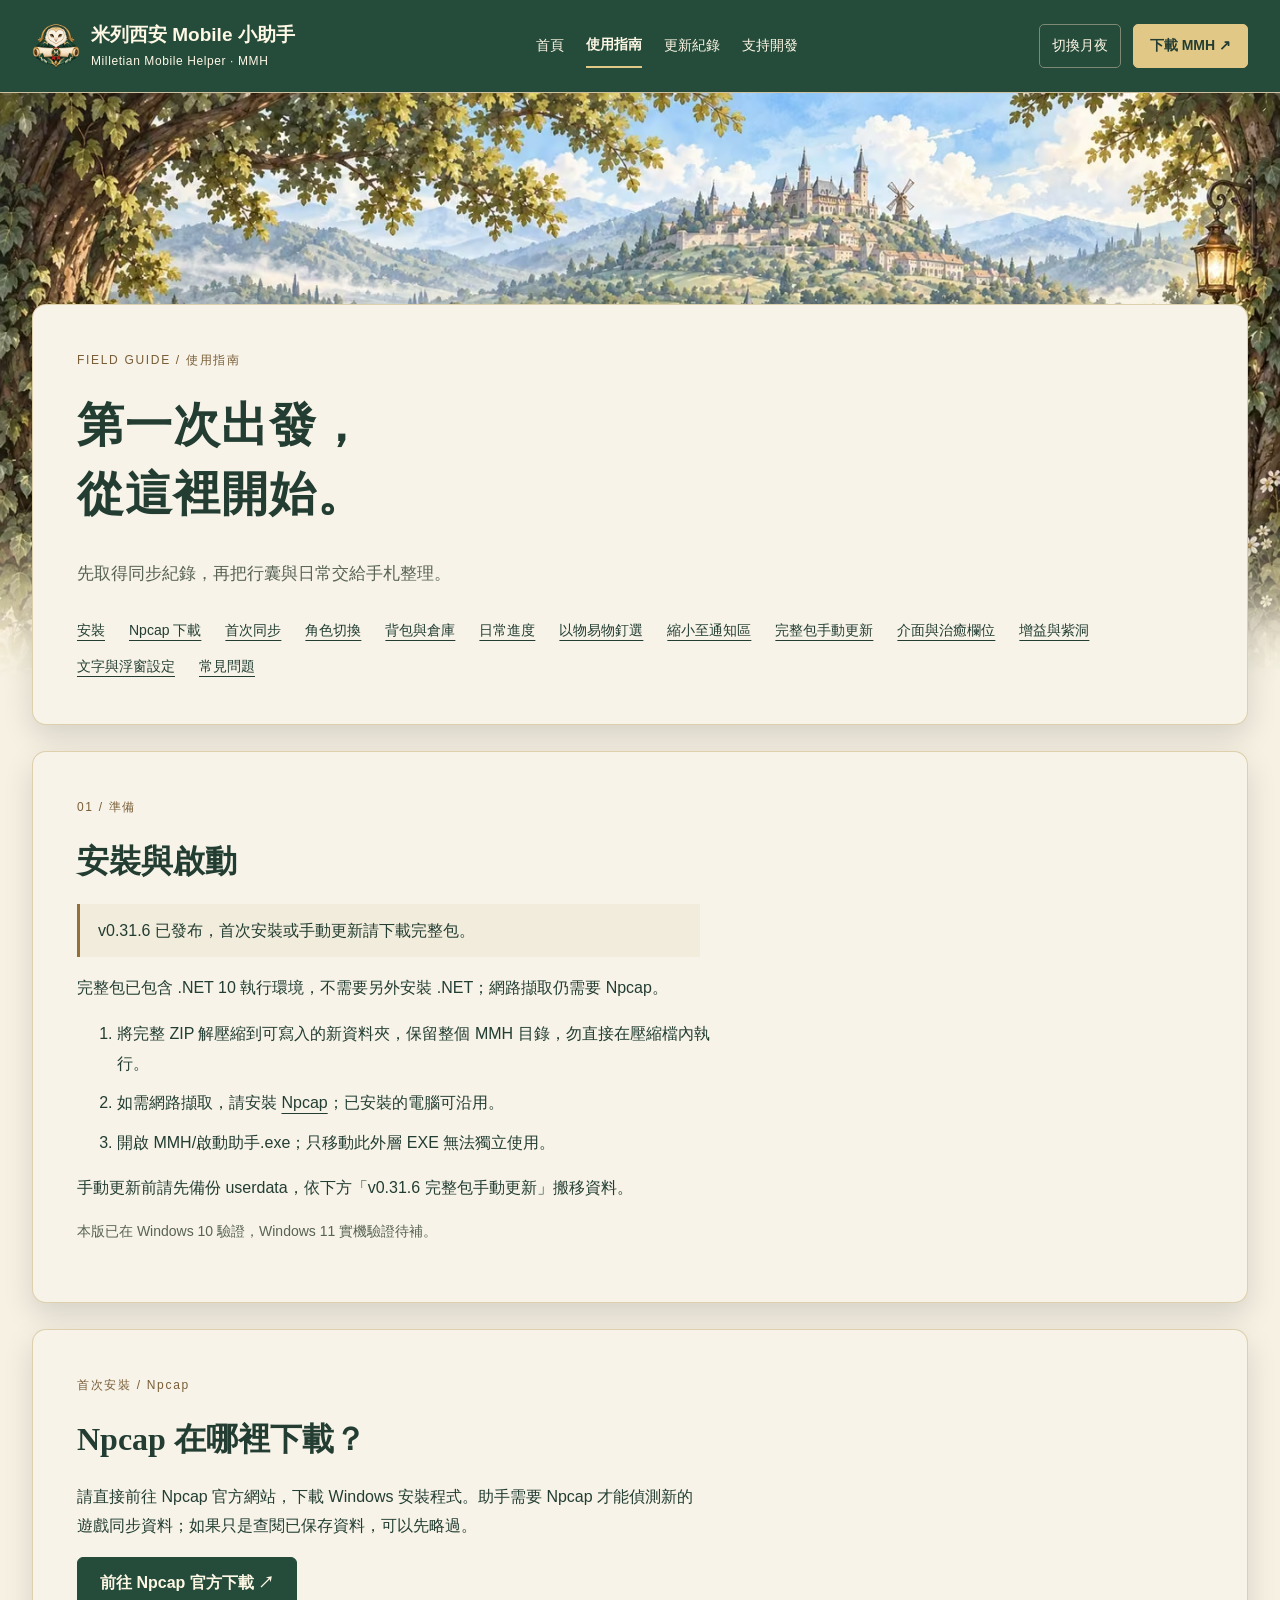
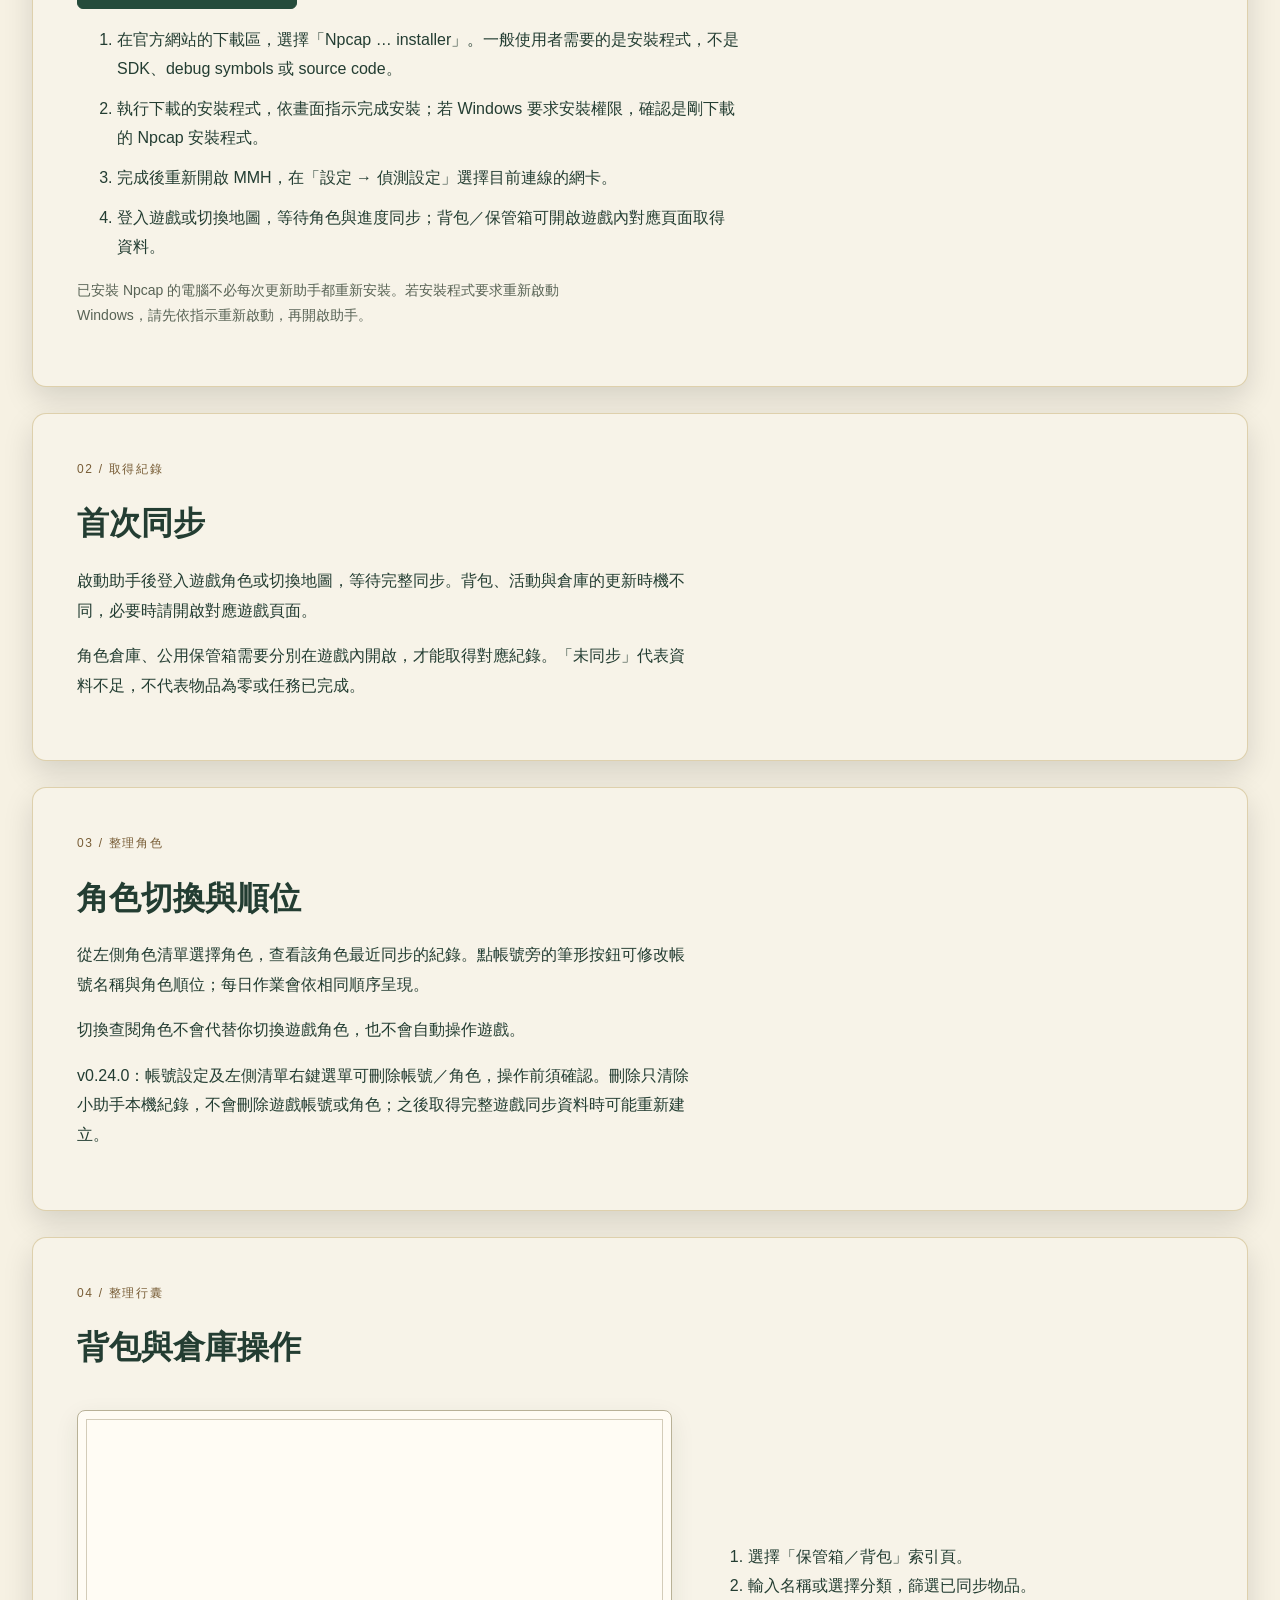
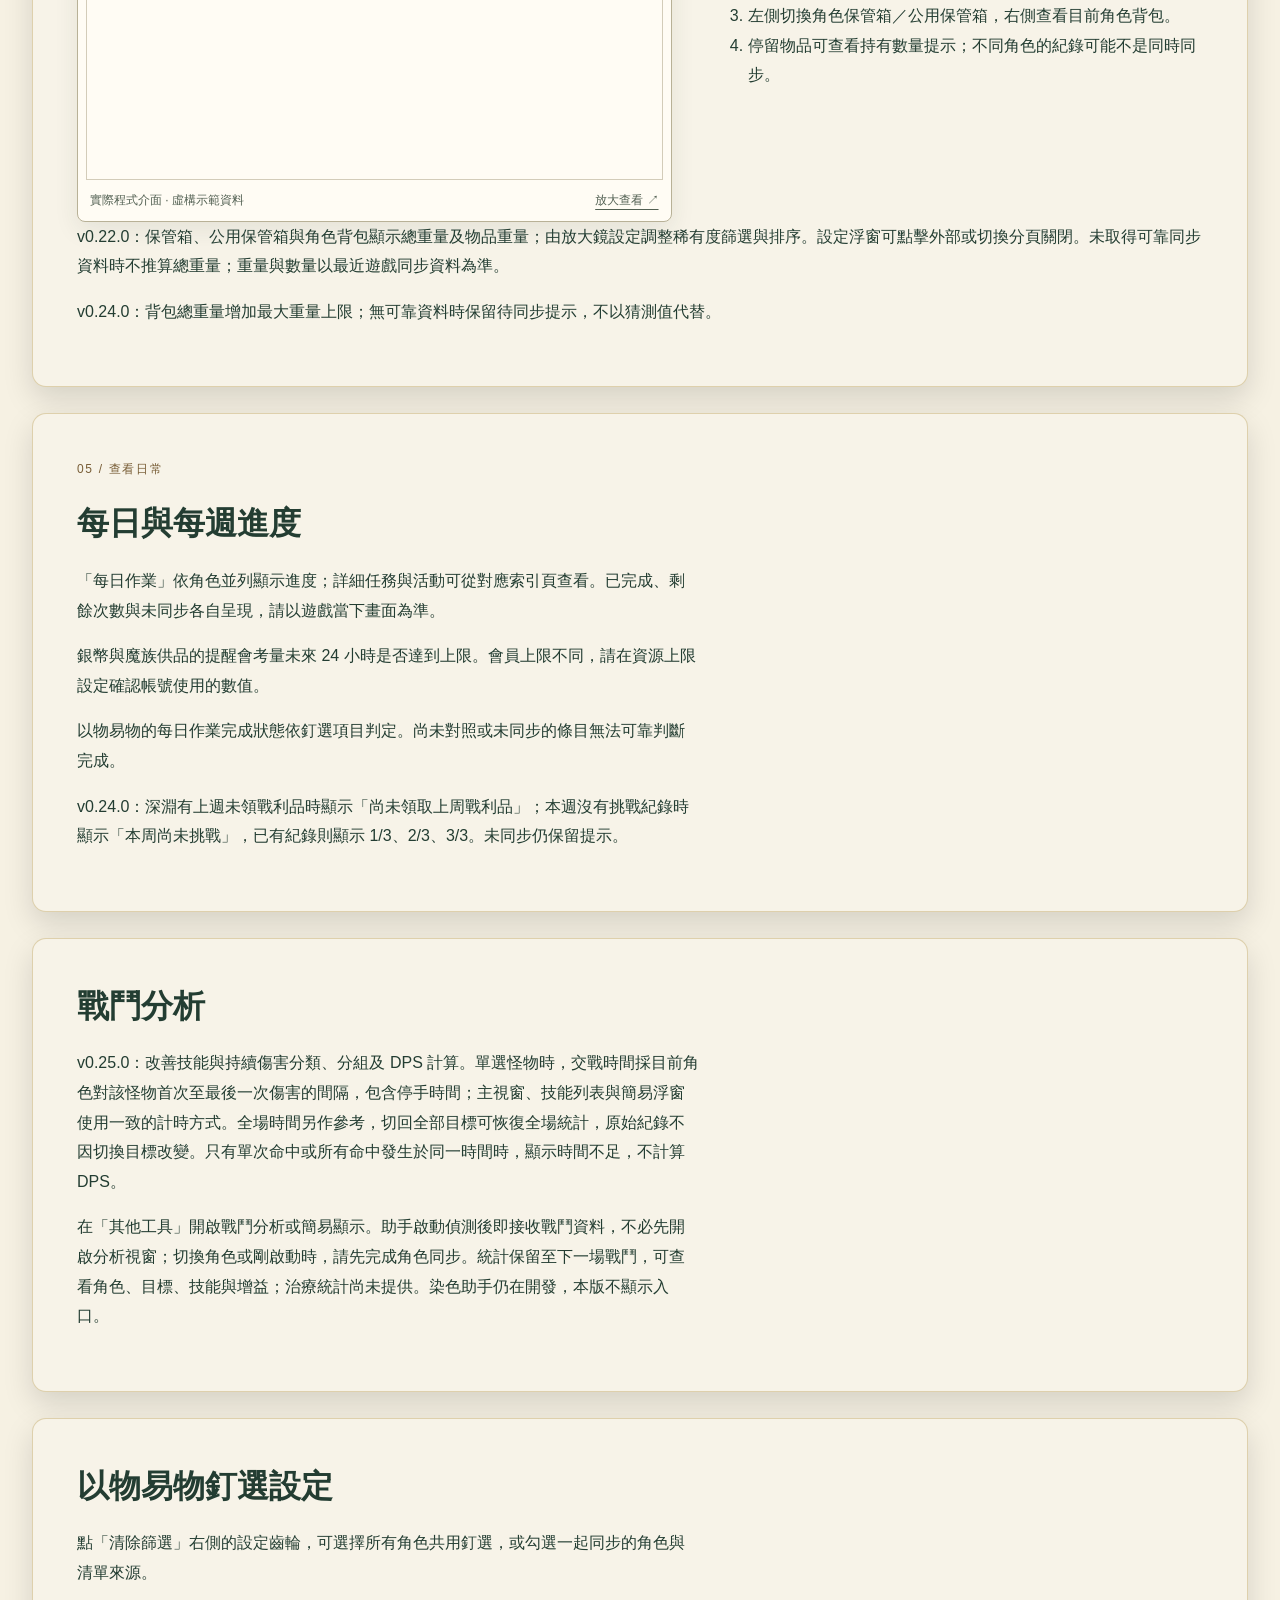
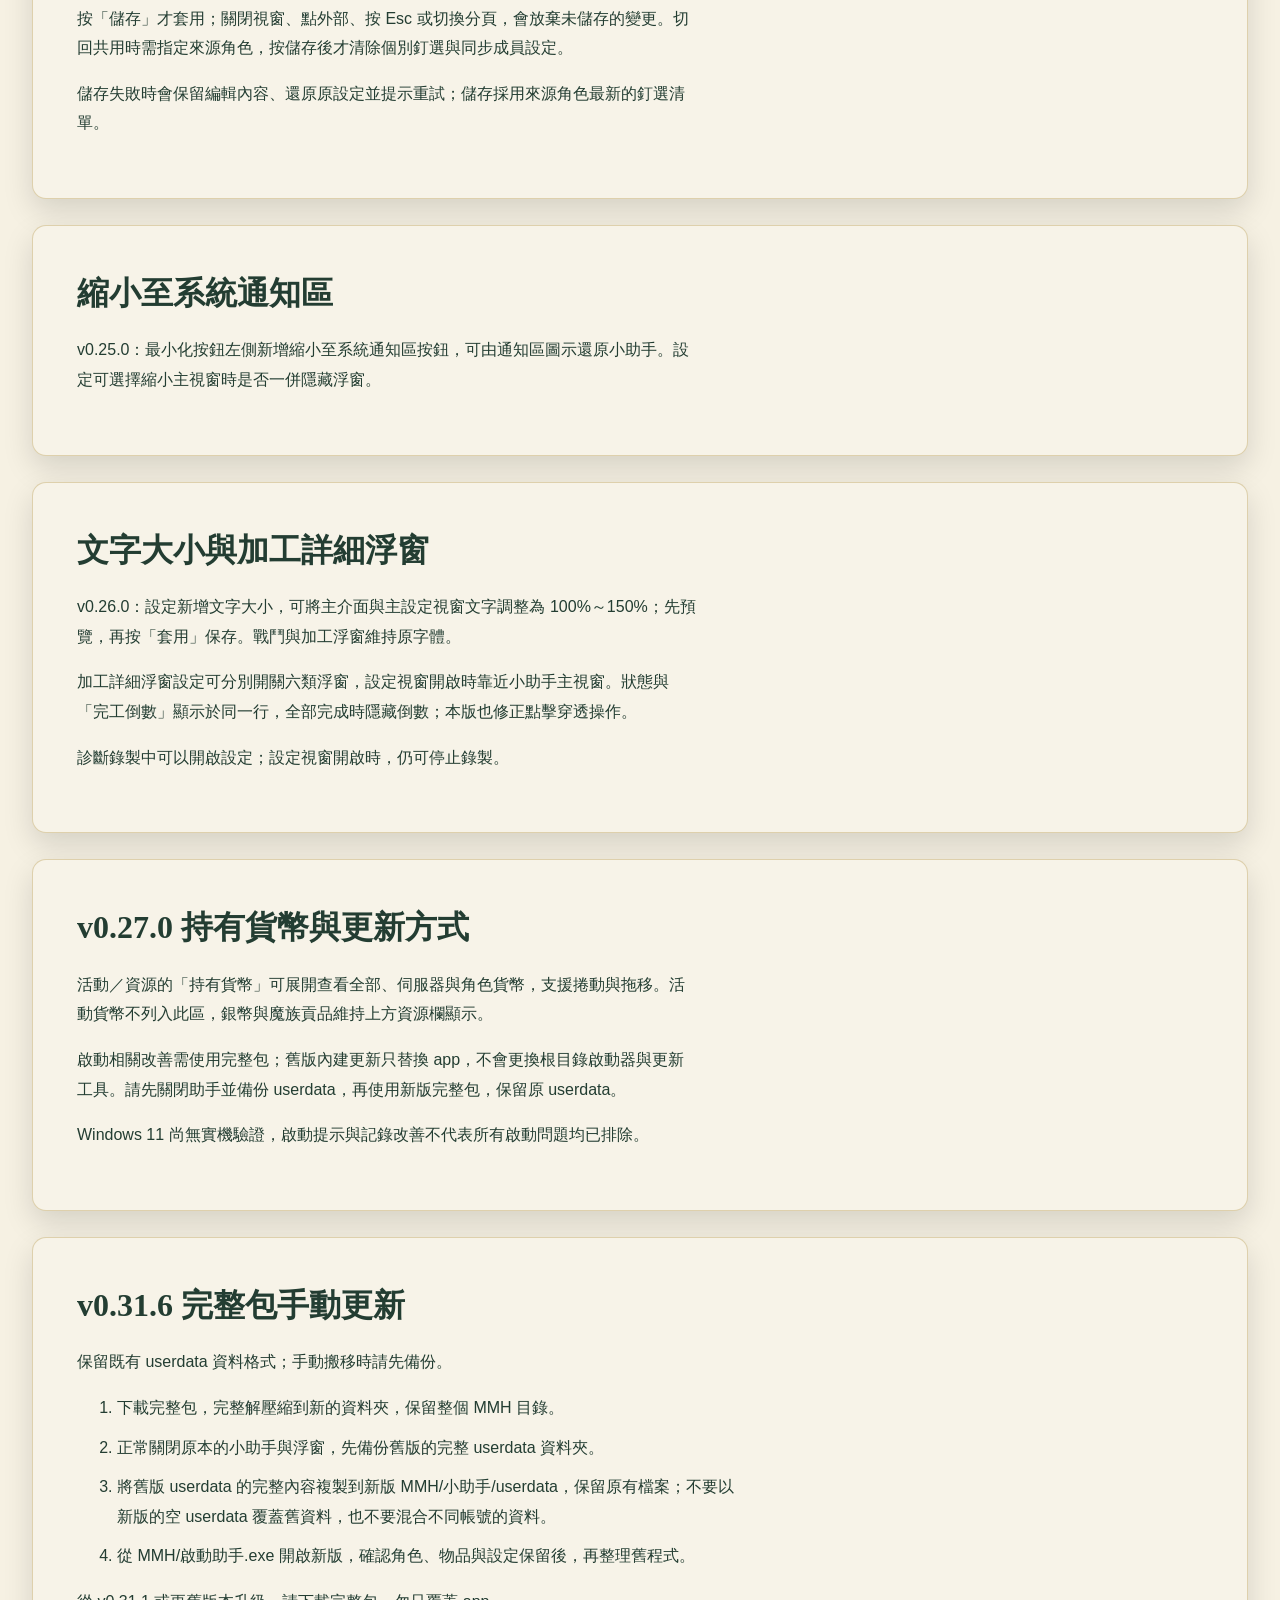
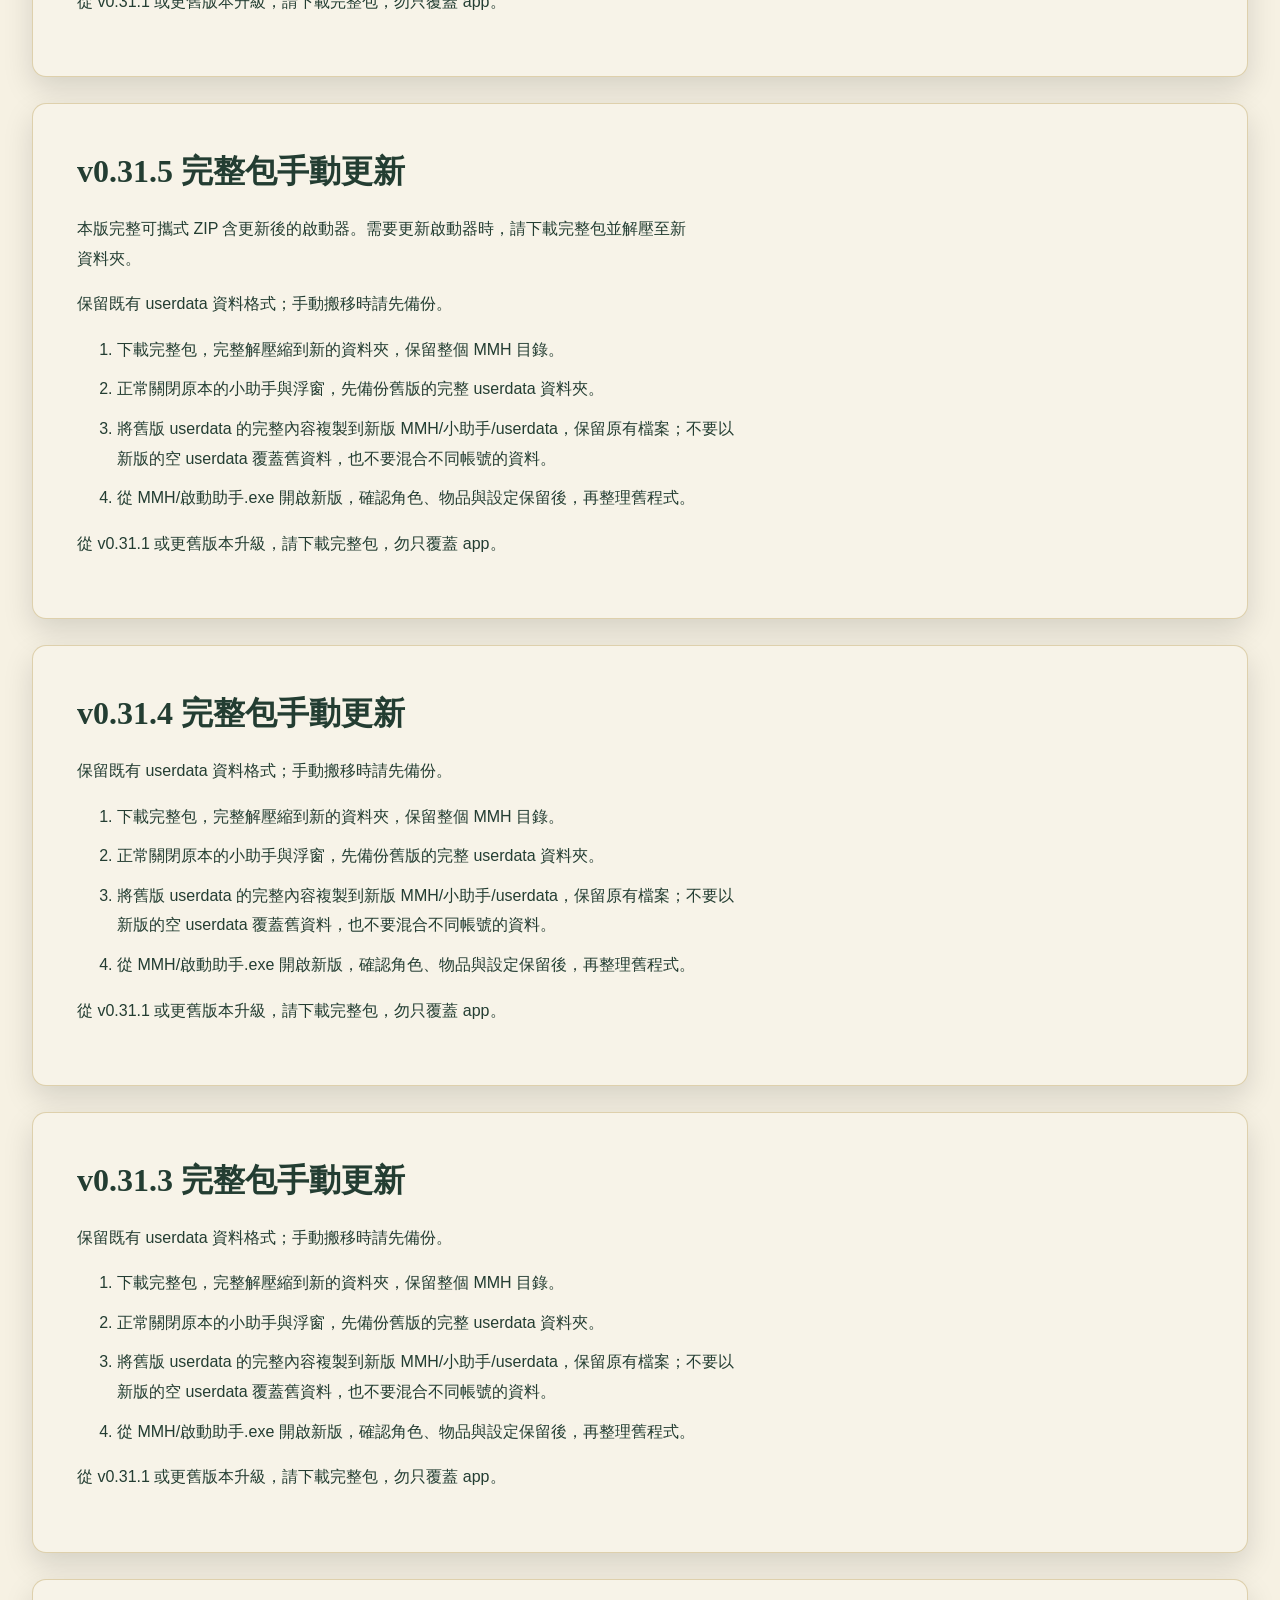
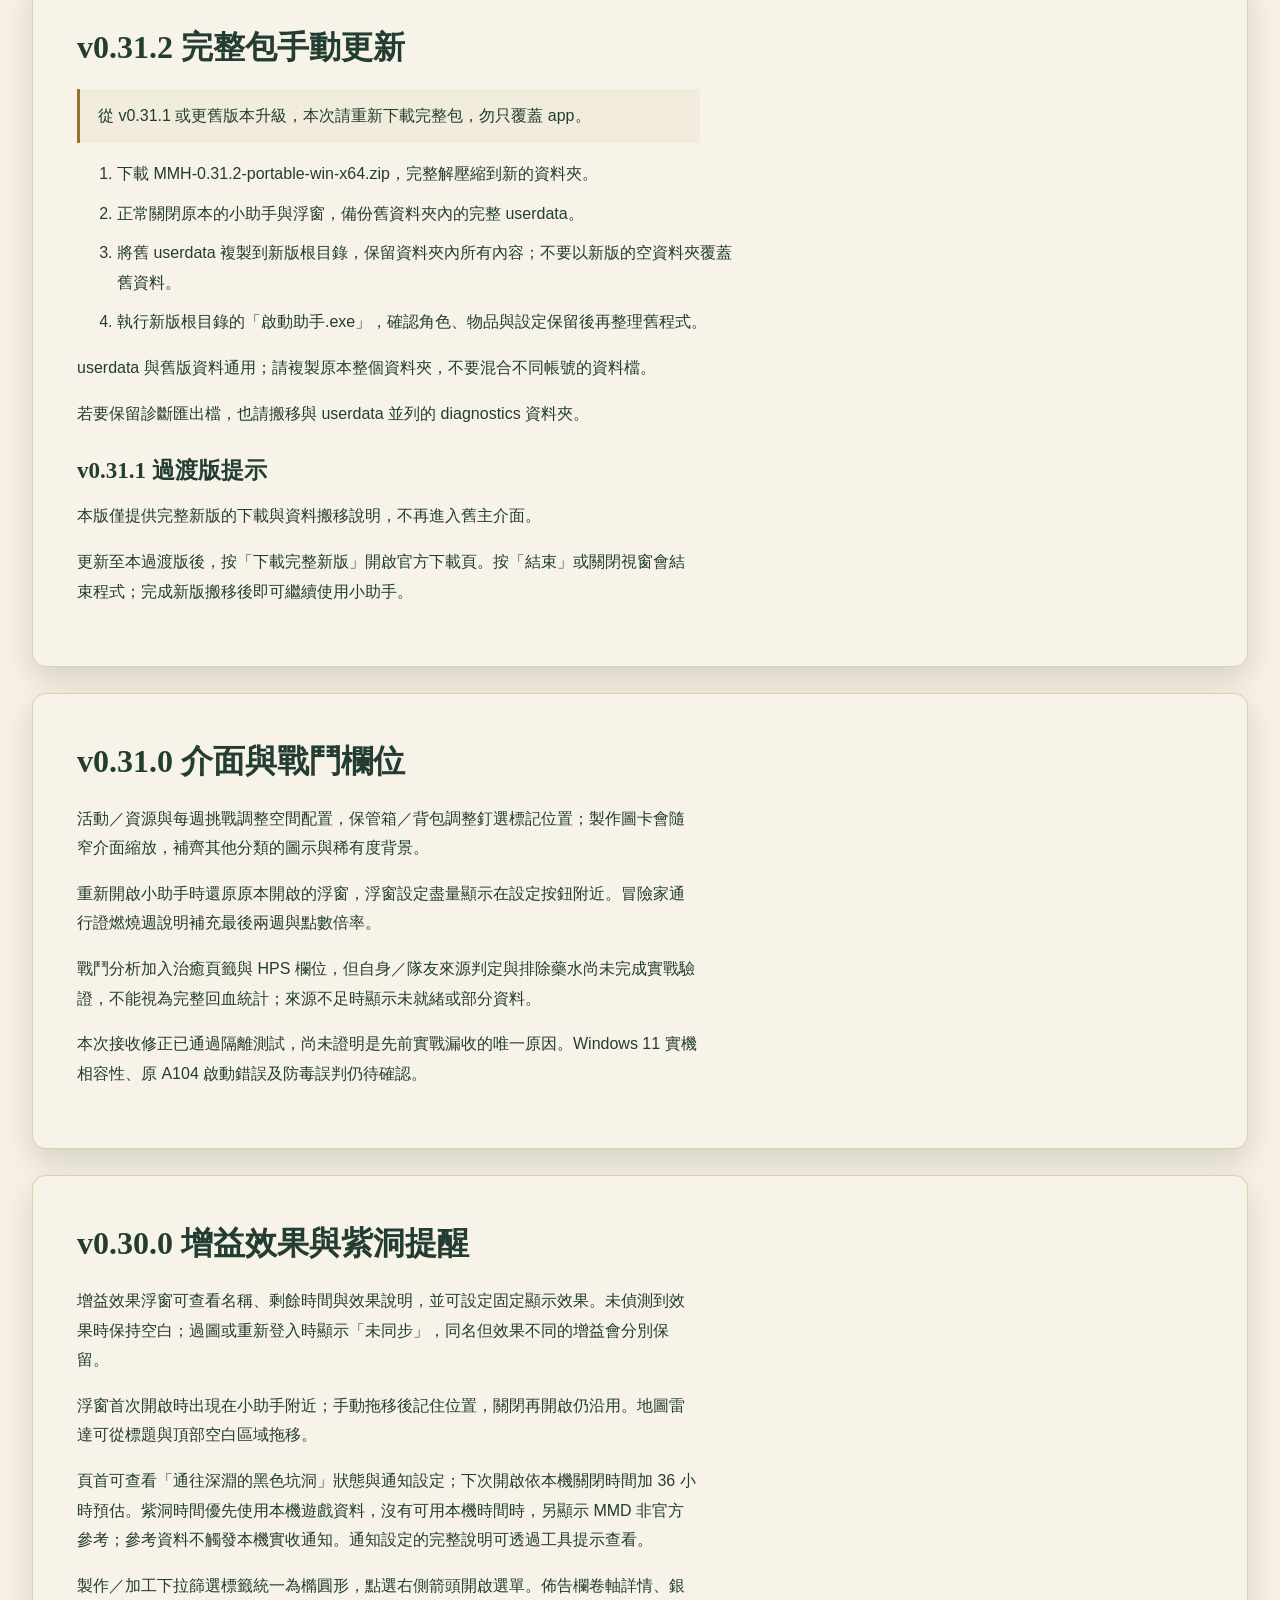
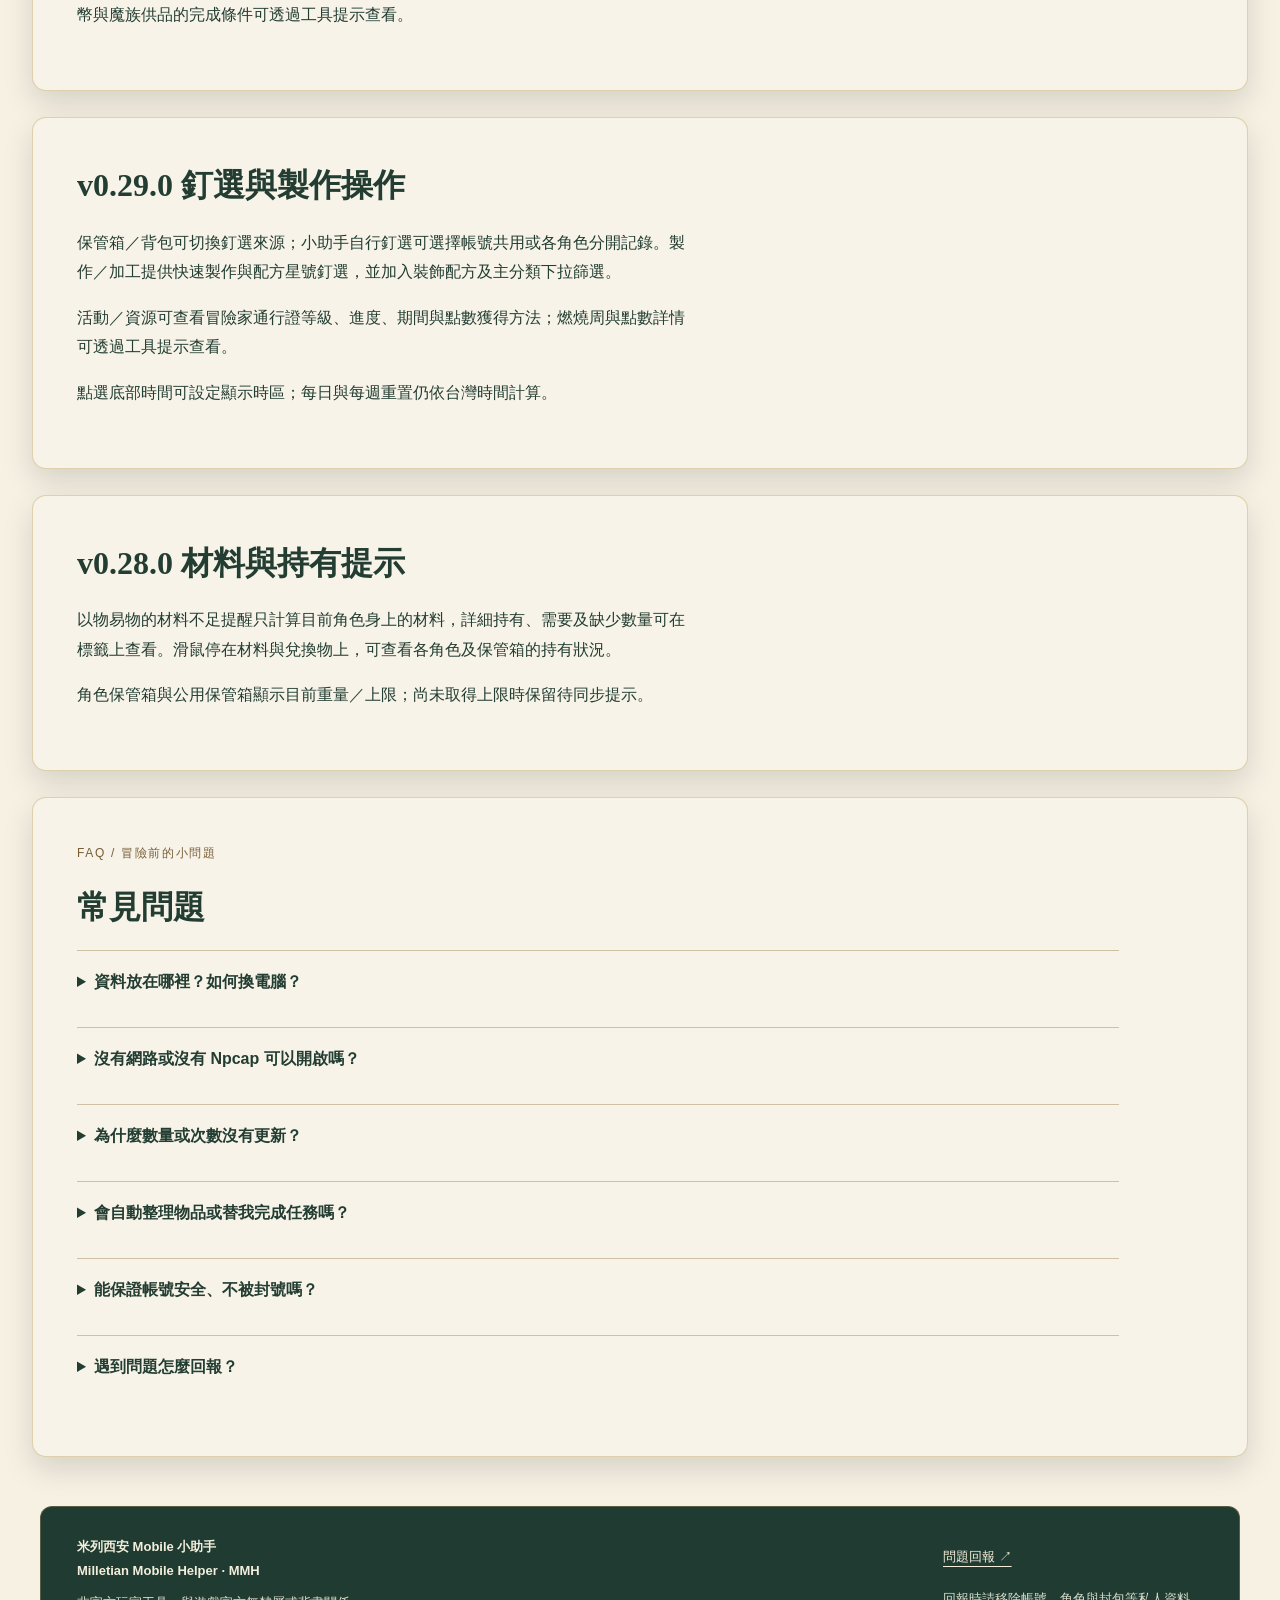
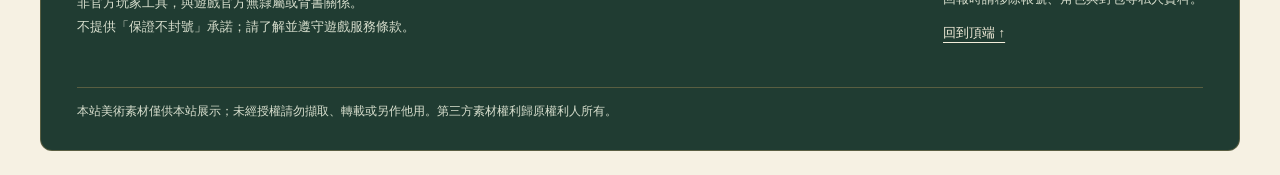
<file: public/guide.html>
<!doctype html><html lang="zh-Hant"><head><meta charset="utf-8"><meta name="viewport" content="width=device-width,initial-scale=1"><title>MMH 使用指南｜瑪奇 Mobile 小助手安裝與同步</title><link rel="icon" href="./assets/mmh-logo.webp"><script>(()=>{const t=new URLSearchParams(location.search).get('theme')==='night'?'night':'day',w=innerWidth,s=w<=960?960:w<=1440?1440:w<=1920?1920:2560,l=document.createElement('link');l.rel='preload';l.as='image';l.type='image/avif';l.href='./assets/background/forest-panorama-'+t+'-'+s+'.avif';l.fetchPriority='high';document.head.append(l);})();</script><link rel="stylesheet" href="./style.css?v=images-4"><link rel="stylesheet" href="./header.css?v=images-4"><script defer src="./site-config.js?v=0.31.6"></script><script defer src="./site.js?v=images-4"></script><link rel="stylesheet" href="./panorama.css?v=images-4"><meta name="description" content="瑪奇 Mobile 小助手 MMH 使用指南：Windows 安裝、Npcap 設定、角色同步、背包與保管箱查詢、日常進度及以物易物操作說明。"><link rel="canonical" href="https://milletian-mobile-helper.pages.dev/guide.html"><meta property="og:type" content="website"><meta property="og:locale" content="zh_TW"><meta property="og:site_name" content="米列西安 Mobile 小助手 MMH"><meta property="og:title" content="MMH 使用指南｜瑪奇 Mobile 小助手安裝與同步"><meta property="og:description" content="瑪奇 Mobile 小助手 MMH 使用指南：Windows 安裝、Npcap 設定、角色同步、背包與保管箱查詢、日常進度及以物易物操作說明。"><meta property="og:url" content="https://milletian-mobile-helper.pages.dev/guide.html"></head><body data-theme="day"><script>document.body.dataset.theme=new URLSearchParams(location.search).get("theme")==="night"?"night":"day";</script><a class="skip-link" href="#main">跳至主要內容</a><header class="site-header"><a class="site-brand" href="./index.html"><img src="./assets/mmh-logo.webp" width="38" height="38" alt=""><span data-name>米列西安 Mobile 小助手</span><small>Milletian Mobile Helper · MMH</small></a><button id="nav-toggle" class="site-theme nav-toggle" aria-expanded="false" aria-controls="main-nav" type="button">選單 ☰</button><nav id="main-nav" class="site-nav" aria-label="主要導覽"><a href="./index.html">首頁</a><a href="./guide.html">使用指南</a><a href="./changelog.html">更新紀錄</a><a href="./support.html">支持開發</a></nav><div class="header-actions"><button id="theme-toggle" class="site-theme" type="button" aria-pressed="false">切換月夜</button><a class="site-download" href="./index.html#download">下載 MMH ↗</a></div></header><div class="panorama-stage"><div class="panorama-banner" aria-hidden="true"></div><main id="main" class="site-main"><section class="paper section"><p class="eyebrow">FIELD GUIDE / 使用指南</p><h1>第一次出發，<br>從這裡開始。</h1><p class="lead">先取得同步紀錄，再把行囊與日常交給手札整理。</p><nav class="local-nav" aria-label="指南章節"><a href="#install">安裝</a><a href="#npcap">Npcap 下載</a><a href="#sync">首次同步</a><a href="#characters">角色切換</a><a href="#inventory">背包與倉庫</a><a href="#daily">日常進度</a><a href="#barter-pins">以物易物釘選</a><a href="#notification-area">縮小至通知區</a><a href="#v0316-guide">完整包手動更新</a><a href="#v0310-guide">介面與治癒欄位</a><a href="#v0300-guide">增益與紫洞</a><a href="#display-overlay-settings">文字與浮窗設定</a><a href="#faq">常見問題</a></nav></section>
<section id="install" class="paper section prose"><p class="eyebrow">01 / 準備</p><h2>安裝與啟動</h2><p id="publication-state" class="notice">v0.31.6 已發布，首次安裝或手動更新請下載完整包。</p><p>完整包已包含 .NET 10 執行環境，不需要另外安裝 .NET；網路擷取仍需要 Npcap。</p><ol><li>將完整 ZIP 解壓縮到可寫入的新資料夾，保留整個 MMH 目錄，勿直接在壓縮檔內執行。</li><li>如需網路擷取，請安裝 <a href="https://npcap.com/#download" target="_blank" rel="noopener noreferrer">Npcap</a>；已安裝的電腦可沿用。</li><li>開啟 MMH/啟動助手.exe；只移動此外層 EXE 無法獨立使用。</li></ol><p>手動更新前請先備份 userdata，依下方「v0.31.6 完整包手動更新」搬移資料。</p><p class="fine">本版已在 Windows 10 驗證，Windows 11 實機驗證待補。</p></section>
<section id="npcap" class="paper section prose"><p class="eyebrow">首次安裝 / Npcap</p><h2>Npcap 在哪裡下載？</h2><p>請直接前往 Npcap 官方網站，下載 Windows 安裝程式。助手需要 Npcap 才能偵測新的遊戲同步資料；如果只是查閱已保存資料，可以先略過。</p><p><a class="button" href="https://npcap.com/#download" target="_blank" rel="noopener noreferrer">前往 Npcap 官方下載 ↗</a></p><ol><li>在官方網站的下載區，選擇「Npcap … installer」。一般使用者需要的是安裝程式，不是 SDK、debug symbols 或 source code。</li><li>執行下載的安裝程式，依畫面指示完成安裝；若 Windows 要求安裝權限，確認是剛下載的 Npcap 安裝程式。</li><li>完成後重新開啟 MMH，在「設定 → 偵測設定」選擇目前連線的網卡。</li><li>登入遊戲或切換地圖，等待角色與進度同步；背包／保管箱可開啟遊戲內對應頁面取得資料。</li></ol><p class="fine">已安裝 Npcap 的電腦不必每次更新助手都重新安裝。若安裝程式要求重新啟動 Windows，請先依指示重新啟動，再開啟助手。</p></section>
<section id="sync" class="paper section prose"><p class="eyebrow">02 / 取得紀錄</p><h2>首次同步</h2><p>啟動助手後登入遊戲角色或切換地圖，等待完整同步。背包、活動與倉庫的更新時機不同，必要時請開啟對應遊戲頁面。</p><p>角色倉庫、公用保管箱需要分別在遊戲內開啟，才能取得對應紀錄。「未同步」代表資料不足，不代表物品為零或任務已完成。</p></section>
<section id="characters" class="paper section prose"><p class="eyebrow">03 / 整理角色</p><h2>角色切換與順位</h2><p>從左側角色清單選擇角色，查看該角色最近同步的紀錄。點帳號旁的筆形按鈕可修改帳號名稱與角色順位；每日作業會依相同順序呈現。</p><p>切換查閱角色不會代替你切換遊戲角色，也不會自動操作遊戲。</p><p>v0.24.0：帳號設定及左側清單右鍵選單可刪除帳號／角色，操作前須確認。刪除只清除小助手本機紀錄，不會刪除遊戲帳號或角色；之後取得完整遊戲同步資料時可能重新建立。</p></section>
<section id="inventory" class="paper section"><p class="eyebrow">04 / 整理行囊</p><h2>背包與倉庫操作</h2><div class="showcase"><figure class="app-frame"><picture><source type="image/avif" data-srcset="./assets/demo/search-day-640.avif 640w, ./assets/demo/search-day.avif 1280w" sizes="(max-width: 650px) calc(100vw - 64px), (max-width: 960px) calc(100vw - 64px), 760px"><img data-day="./assets/demo/search-day.webp" data-night="./assets/demo/search-night.webp" alt="示範物品搜尋介面" width="1280" height="800" decoding="async" data-demo="true"></picture><figcaption>實際程式介面 · 虛構示範資料 <a href="./assets/demo/search-day.webp" target="_blank" rel="noopener">放大查看 ↗</a></figcaption></figure><div><ol><li>選擇「保管箱／背包」索引頁。</li><li>輸入名稱或選擇分類，篩選已同步物品。</li><li>左側切換角色保管箱／公用保管箱，右側查看目前角色背包。</li><li>停留物品可查看持有數量提示；不同角色的紀錄可能不是同時同步。</li></ol></div></div><p>v0.22.0：保管箱、公用保管箱與角色背包顯示總重量及物品重量；由放大鏡設定調整稀有度篩選與排序。設定浮窗可點擊外部或切換分頁關閉。未取得可靠同步資料時不推算總重量；重量與數量以最近遊戲同步資料為準。</p><p>v0.24.0：背包總重量增加最大重量上限；無可靠資料時保留待同步提示，不以猜測值代替。</p></section>
<section id="daily" class="paper section prose"><p class="eyebrow">05 / 查看日常</p><h2>每日與每週進度</h2><p>「每日作業」依角色並列顯示進度；詳細任務與活動可從對應索引頁查看。已完成、剩餘次數與未同步各自呈現，請以遊戲當下畫面為準。</p><p>銀幣與魔族供品的提醒會考量未來 24 小時是否達到上限。會員上限不同，請在資源上限設定確認帳號使用的數值。</p><p>以物易物的每日作業完成狀態依釘選項目判定。尚未對照或未同步的條目無法可靠判斷完成。</p><p>v0.24.0：深淵有上週未領戰利品時顯示「尚未領取上周戰利品」；本週沒有挑戰紀錄時顯示「本周尚未挑戰」，已有紀錄則顯示 1/3、2/3、3/3。未同步仍保留提示。</p></section>
<section class="paper section prose"><h2>戰鬥分析</h2><p>v0.25.0：改善技能與持續傷害分類、分組及 DPS 計算。單選怪物時，交戰時間採目前角色對該怪物首次至最後一次傷害的間隔，包含停手時間；主視窗、技能列表與簡易浮窗使用一致的計時方式。全場時間另作參考，切回全部目標可恢復全場統計，原始紀錄不因切換目標改變。只有單次命中或所有命中發生於同一時間時，顯示時間不足，不計算 DPS。</p><p>在「其他工具」開啟戰鬥分析或簡易顯示。助手啟動偵測後即接收戰鬥資料，不必先開啟分析視窗；切換角色或剛啟動時，請先完成角色同步。統計保留至下一場戰鬥，可查看角色、目標、技能與增益；治療統計尚未提供。染色助手仍在開發，本版不顯示入口。</p></section>
<section id="barter-pins" class="paper section prose"><h2>以物易物釘選設定</h2><p>點「清除篩選」右側的設定齒輪，可選擇所有角色共用釘選，或勾選一起同步的角色與清單來源。</p><p>按「儲存」才套用；關閉視窗、點外部、按 Esc 或切換分頁，會放棄未儲存的變更。切回共用時需指定來源角色，按儲存後才清除個別釘選與同步成員設定。</p><p>儲存失敗時會保留編輯內容、還原原設定並提示重試；儲存採用來源角色最新的釘選清單。</p></section>
<section id="notification-area" class="paper section prose"><h2>縮小至系統通知區</h2><p>v0.25.0：最小化按鈕左側新增縮小至系統通知區按鈕，可由通知區圖示還原小助手。設定可選擇縮小主視窗時是否一併隱藏浮窗。</p></section>
<section id="display-overlay-settings" class="paper section prose"><h2>文字大小與加工詳細浮窗</h2><p>v0.26.0：設定新增文字大小，可將主介面與主設定視窗文字調整為 100%～150%；先預覽，再按「套用」保存。戰鬥與加工浮窗維持原字體。</p><p>加工詳細浮窗設定可分別開關六類浮窗，設定視窗開啟時靠近小助手主視窗。狀態與「完工倒數」顯示於同一行，全部完成時隱藏倒數；本版也修正點擊穿透操作。</p><p>診斷錄製中可以開啟設定；設定視窗開啟時，仍可停止錄製。</p></section>
<section id="v0270-guide" class="paper section prose"><h2>v0.27.0 持有貨幣與更新方式</h2><p>活動／資源的「持有貨幣」可展開查看全部、伺服器與角色貨幣，支援捲動與拖移。活動貨幣不列入此區，銀幣與魔族貢品維持上方資源欄顯示。</p><p>啟動相關改善需使用完整包；舊版內建更新只替換 app，不會更換根目錄啟動器與更新工具。請先關閉助手並備份 userdata，再使用新版完整包，保留原 userdata。</p><p>Windows 11 尚無實機驗證，啟動提示與記錄改善不代表所有啟動問題均已排除。</p></section>
<section id="v0316-guide" class="paper section prose"><h2>v0.31.6 完整包手動更新</h2><p>保留既有 userdata 資料格式；手動搬移時請先備份。</p><ol><li>下載完整包，完整解壓縮到新的資料夾，保留整個 MMH 目錄。</li><li>正常關閉原本的小助手與浮窗，先備份舊版的完整 userdata 資料夾。</li><li>將舊版 userdata 的完整內容複製到新版 MMH/小助手/userdata，保留原有檔案；不要以新版的空 userdata 覆蓋舊資料，也不要混合不同帳號的資料。</li><li>從 MMH/啟動助手.exe 開啟新版，確認角色、物品與設定保留後，再整理舊程式。</li></ol><p>從 v0.31.1 或更舊版本升級，請下載完整包，勿只覆蓋 app。</p></section>

<section id="v0315-guide" class="paper section prose"><h2>v0.31.5 完整包手動更新</h2><p>本版完整可攜式 ZIP 含更新後的啟動器。需要更新啟動器時，請下載完整包並解壓至新資料夾。</p><p>保留既有 userdata 資料格式；手動搬移時請先備份。</p><ol><li>下載完整包，完整解壓縮到新的資料夾，保留整個 MMH 目錄。</li><li>正常關閉原本的小助手與浮窗，先備份舊版的完整 userdata 資料夾。</li><li>將舊版 userdata 的完整內容複製到新版 MMH/小助手/userdata，保留原有檔案；不要以新版的空 userdata 覆蓋舊資料，也不要混合不同帳號的資料。</li><li>從 MMH/啟動助手.exe 開啟新版，確認角色、物品與設定保留後，再整理舊程式。</li></ol><p>從 v0.31.1 或更舊版本升級，請下載完整包，勿只覆蓋 app。</p></section>

<section id="v0314-guide" class="paper section prose"><h2>v0.31.4 完整包手動更新</h2><p>保留既有 userdata 資料格式；手動搬移時請先備份。</p><ol><li>下載完整包，完整解壓縮到新的資料夾，保留整個 MMH 目錄。</li><li>正常關閉原本的小助手與浮窗，先備份舊版的完整 userdata 資料夾。</li><li>將舊版 userdata 的完整內容複製到新版 MMH/小助手/userdata，保留原有檔案；不要以新版的空 userdata 覆蓋舊資料，也不要混合不同帳號的資料。</li><li>從 MMH/啟動助手.exe 開啟新版，確認角色、物品與設定保留後，再整理舊程式。</li></ol><p>從 v0.31.1 或更舊版本升級，請下載完整包，勿只覆蓋 app。</p></section>
<section id="v0313-guide" class="paper section prose"><h2>v0.31.3 完整包手動更新</h2><p>保留既有 userdata 資料格式；手動搬移時請先備份。</p><ol><li>下載完整包，完整解壓縮到新的資料夾，保留整個 MMH 目錄。</li><li>正常關閉原本的小助手與浮窗，先備份舊版的完整 userdata 資料夾。</li><li>將舊版 userdata 的完整內容複製到新版 MMH/小助手/userdata，保留原有檔案；不要以新版的空 userdata 覆蓋舊資料，也不要混合不同帳號的資料。</li><li>從 MMH/啟動助手.exe 開啟新版，確認角色、物品與設定保留後，再整理舊程式。</li></ol><p>從 v0.31.1 或更舊版本升級，請下載完整包，勿只覆蓋 app。</p></section>
<section id="v0312-guide" class="paper section prose"><h2>v0.31.2 完整包手動更新</h2><p class="notice">從 v0.31.1 或更舊版本升級，本次請重新下載完整包，勿只覆蓋 app。</p><ol><li>下載 MMH-0.31.2-portable-win-x64.zip，完整解壓縮到新的資料夾。</li><li>正常關閉原本的小助手與浮窗，備份舊資料夾內的完整 userdata。</li><li>將舊 userdata 複製到新版根目錄，保留資料夾內所有內容；不要以新版的空資料夾覆蓋舊資料。</li><li>執行新版根目錄的「啟動助手.exe」，確認角色、物品與設定保留後再整理舊程式。</li></ol><p>userdata 與舊版資料通用；請複製原本整個資料夾，不要混合不同帳號的資料檔。</p><p>若要保留診斷匯出檔，也請搬移與 userdata 並列的 diagnostics 資料夾。</p><h3>v0.31.1 過渡版提示</h3><p>本版僅提供完整新版的下載與資料搬移說明，不再進入舊主介面。</p><p>更新至本過渡版後，按「下載完整新版」開啟官方下載頁。按「結束」或關閉視窗會結束程式；完成新版搬移後即可繼續使用小助手。</p></section>
<section id="v0310-guide" class="paper section prose"><h2>v0.31.0 介面與戰鬥欄位</h2><p>活動／資源與每週挑戰調整空間配置，保管箱／背包調整釘選標記位置；製作圖卡會隨窄介面縮放，補齊其他分類的圖示與稀有度背景。</p><p>重新開啟小助手時還原原本開啟的浮窗，浮窗設定盡量顯示在設定按鈕附近。冒險家通行證燃燒週說明補充最後兩週與點數倍率。</p><p>戰鬥分析加入治癒頁籤與 HPS 欄位，但自身／隊友來源判定與排除藥水尚未完成實戰驗證，不能視為完整回血統計；來源不足時顯示未就緒或部分資料。</p><p>本次接收修正已通過隔離測試，尚未證明是先前實戰漏收的唯一原因。Windows 11 實機相容性、原 A104 啟動錯誤及防毒誤判仍待確認。</p></section>
<section id="v0300-guide" class="paper section prose"><h2>v0.30.0 增益效果與紫洞提醒</h2><p>增益效果浮窗可查看名稱、剩餘時間與效果說明，並可設定固定顯示效果。未偵測到效果時保持空白；過圖或重新登入時顯示「未同步」，同名但效果不同的增益會分別保留。</p><p>浮窗首次開啟時出現在小助手附近；手動拖移後記住位置，關閉再開啟仍沿用。地圖雷達可從標題與頂部空白區域拖移。</p><p>頁首可查看「通往深淵的黑色坑洞」狀態與通知設定；下次開啟依本機關閉時間加 36 小時預估。紫洞時間優先使用本機遊戲資料，沒有可用本機時間時，另顯示 MMD 非官方參考；參考資料不觸發本機實收通知。通知設定的完整說明可透過工具提示查看。</p><p>製作／加工下拉篩選標籤統一為橢圓形，點選右側箭頭開啟選單。佈告欄卷軸詳情、銀幣與魔族供品的完成條件可透過工具提示查看。</p></section>
<section id="v0290-guide" class="paper section prose"><h2>v0.29.0 釘選與製作操作</h2><p>保管箱／背包可切換釘選來源；小助手自行釘選可選擇帳號共用或各角色分開記錄。製作／加工提供快速製作與配方星號釘選，並加入裝飾配方及主分類下拉篩選。</p><p>活動／資源可查看冒險家通行證等級、進度、期間與點數獲得方法；燃燒周與點數詳情可透過工具提示查看。</p><p>點選底部時間可設定顯示時區；每日與每週重置仍依台灣時間計算。</p></section>
<section id="v0280-guide" class="paper section prose"><h2>v0.28.0 材料與持有提示</h2><p>以物易物的材料不足提醒只計算目前角色身上的材料，詳細持有、需要及缺少數量可在標籤上查看。滑鼠停在材料與兌換物上，可查看各角色及保管箱的持有狀況。</p><p>角色保管箱與公用保管箱顯示目前重量／上限；尚未取得上限時保留待同步提示。</p></section>
<section id="faq" class="paper section prose"><p class="eyebrow">FAQ / 冒險前的小問題</p><h2>常見問題</h2><details><summary>資料放在哪裡？如何換電腦？</summary><p>目前目錄整理版使用 app 存放程式，userdata 保存帳號、角色、設定與備份。先正常關閉，再備份並搬移整個資料夾。早期版本請依包內遷移說明，不直接混合資料。</p></details><details><summary>沒有網路或沒有 Npcap 可以開啟嗎？</summary><p>可以查閱已保存資料；未安裝 Npcap 時無法擷取新的同步紀錄。每台電腦需自行安裝 Npcap。</p></details><details><summary>為什麼數量或次數沒有更新？</summary><p>先確認偵測設定、網卡及角色，再切換地圖或開啟對應遊戲頁面。助手顯示最近同步資料，重置後部分項目仍需再次同步。</p></details><details><summary>會自動整理物品或替我完成任務嗎？</summary><p>不會。這是查閱與追蹤工具，不會替你搬移物品、交換、戰鬥或領取獎勵。</p></details><details><summary>能保證帳號安全、不被封號嗎？</summary><p>不能。MMH 是非官方玩家工具，請自行了解並遵守遊戲服務條款。</p></details><details><summary>遇到問題怎麼回報？</summary><p>請前往<a href="https://docs.google.com/forms/d/e/1FAIpQLSdy3JnQHfozgH4UQlqPFsle0JWGgFHOoAPn9gtk_z-49ekaRQ/viewform?usp=header" target="_blank" rel="noopener noreferrer">問題回報入口</a>，提供版本、操作步驟與去識別化截圖。不要上傳私人資料、封包或金鑰。</p></details></section></main></div><footer class="site-footer"><div><strong>米列西安 Mobile 小助手<br>Milletian Mobile Helper · MMH</strong><p>非官方玩家工具，與遊戲官方無隸屬或背書關係。<br>不提供「保證不封號」承諾；請了解並遵守遊戲服務條款。</p></div><div><a href="https://docs.google.com/forms/d/e/1FAIpQLSdy3JnQHfozgH4UQlqPFsle0JWGgFHOoAPn9gtk_z-49ekaRQ/viewform?usp=header" target="_blank" rel="noopener noreferrer">問題回報 ↗</a><p>回報時請移除帳號、角色與封包等私人資料。</p><a href="#main">回到頂端 ↑</a></div><p class="art-usage">本站美術素材僅供本站展示；未經授權請勿擷取、轉載或另作他用。第三方素材權利歸原權利人所有。</p></footer></body></html>
</file>
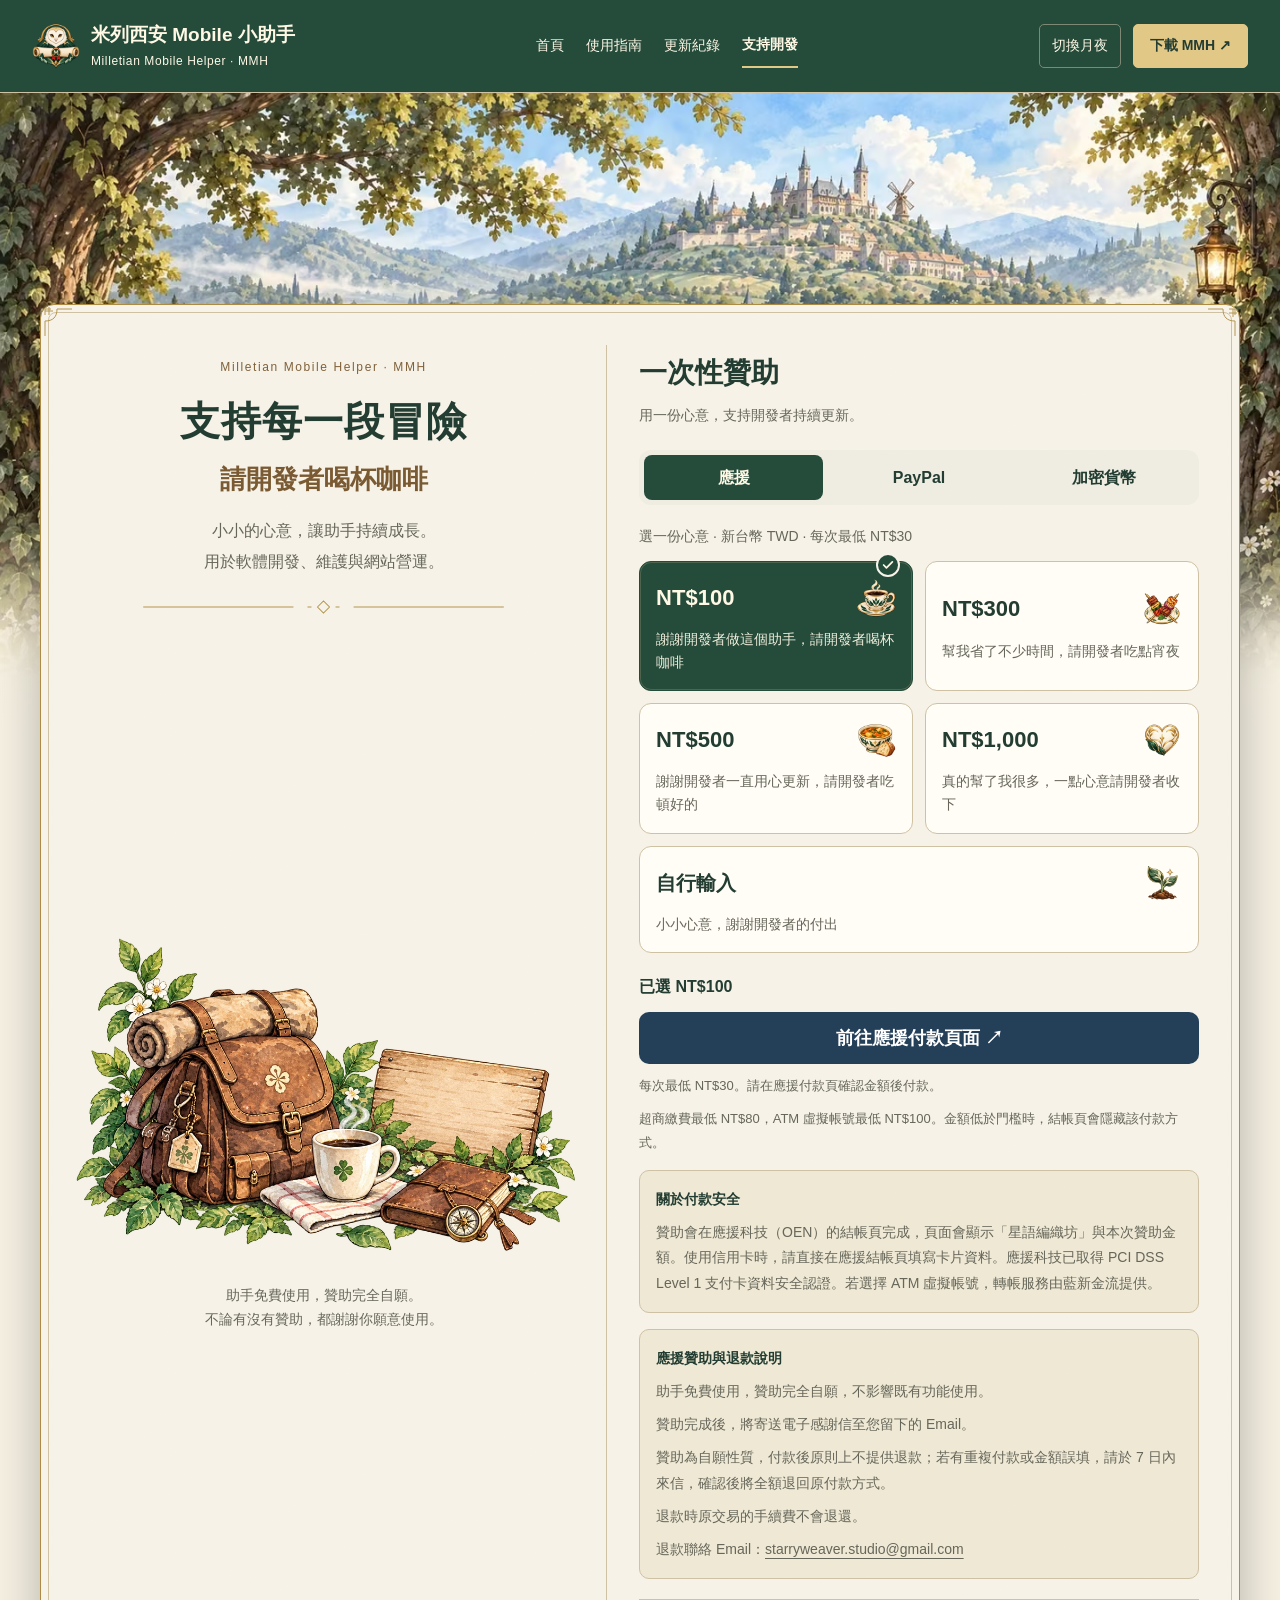
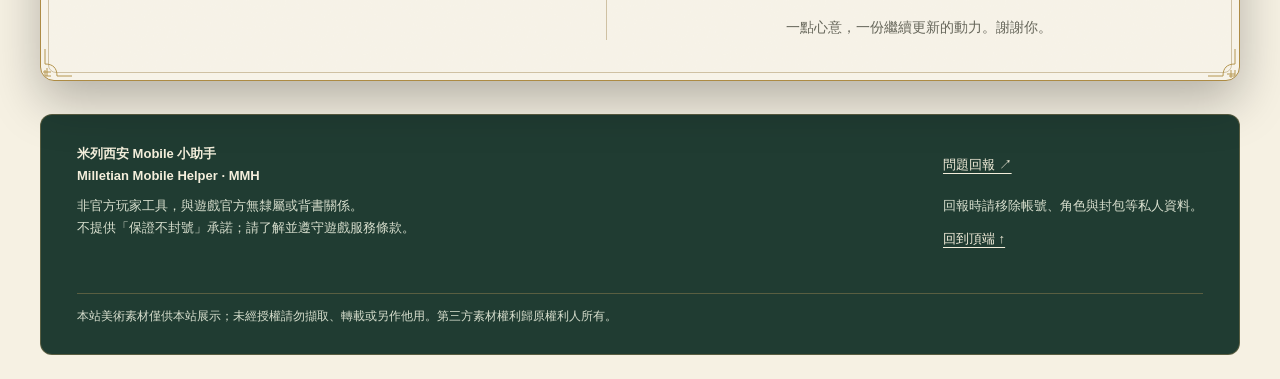
<file: public/support.html>
<!doctype html><html lang="zh-Hant"><head><meta charset="utf-8"><meta name="viewport" content="width=device-width,initial-scale=1"><title>支持 MMH 開發｜瑪奇 Mobile 小助手</title><script>(()=>{const t=new URLSearchParams(location.search).get('theme')==='night'?'night':'day',w=innerWidth,s=w<=960?960:w<=1440?1440:w<=1920?1920:2560,l=document.createElement('link');l.rel='preload';l.as='image';l.type='image/avif';l.href='./assets/background/forest-panorama-'+t+'-'+s+'.avif';l.fetchPriority='high';document.head.append(l);})();</script><link rel="stylesheet" href="./style.css?v=images-4"><link rel="stylesheet" href="support.css?v=paypal-blue-20261111-r4"><script defer src="./site-config.js?v=0.31.4"></script><script defer src="./site.js?v=images-4"></script><script defer src="support.js?v=oen-links-20261123-r2"></script><link rel="stylesheet" href="./header.css?v=images-4"><link rel="stylesheet" href="./panorama.css?v=images-4"><meta name="description" content="自願支持瑪奇 Mobile 小助手 MMH 的開發、維護與網站營運。軟體免費使用，支持頁提供應援、PayPal 與加密貨幣贊助方式。"><link rel="canonical" href="https://milletian-mobile-helper.pages.dev/support.html"><meta property="og:type" content="website"><meta property="og:locale" content="zh_TW"><meta property="og:site_name" content="米列西安 Mobile 小助手 MMH"><meta property="og:title" content="支持 MMH 開發｜瑪奇 Mobile 小助手"><meta property="og:description" content="自願支持瑪奇 Mobile 小助手 MMH 的開發、維護與網站營運。軟體免費使用，支持頁提供應援、PayPal 與加密貨幣贊助方式。"><meta property="og:url" content="https://milletian-mobile-helper.pages.dev/support.html"></head><body class="donate-page" data-theme="day"><script>document.body.dataset.theme=new URLSearchParams(location.search).get("theme")==="night"?"night":"day";</script><a class="skip-link" href="#main">跳至主要內容</a><header class="site-header"><a class="site-brand" href="./index.html"><img src="./assets/mmh-logo.webp" width="38" height="38" alt=""><span data-name>米列西安 Mobile 小助手</span><small>Milletian Mobile Helper · MMH</small></a><button id="nav-toggle" class="site-theme nav-toggle" aria-expanded="false" aria-controls="main-nav" type="button">選單 ☰</button><nav id="main-nav" class="site-nav" aria-label="主要導覽"><a href="./index.html">首頁</a><a href="./guide.html">使用指南</a><a href="./changelog.html">更新紀錄</a><a href="./support.html">支持開發</a></nav><div class="header-actions"><button id="theme-toggle" class="site-theme" type="button" aria-pressed="false">切換月夜</button><a class="site-download" href="./index.html#download">下載 MMH ↗</a></div></header><div class="panorama-stage"><div class="panorama-banner" aria-hidden="true"></div><main id="main" class="donate-layout"><img class="paper-corner tl" src="assets/ornaments/corner-day.svg" alt=""><img class="paper-corner tr" src="assets/ornaments/corner-day.svg" alt=""><img class="paper-corner bl" src="assets/ornaments/corner-day.svg" alt=""><img class="paper-corner br" src="assets/ornaments/corner-day.svg" alt=""><section class="donate-intro"><p class="eyebrow">Milletian Mobile Helper · MMH</p><h1>支持每一段冒險</h1><h2>請開發者喝杯咖啡</h2><p class="lead">小小的心意，讓助手持續成長。<br>用於軟體開發、維護與網站營運。</p><img class="art-divider" src="assets/ornaments/divider-day.svg" alt=""></section><section class="donate-payment" aria-labelledby="support-title"><h2 id="support-title">一次性贊助</h2><p class="payment-intro">用一份心意，支持開發者持續更新。</p>
  <div class="methods" role="group" aria-label="贊助方式"><button type="button" data-method="oen" aria-pressed="true">應援</button><button type="button" data-method="paypal" aria-pressed="false">PayPal</button><button type="button" data-method="crypto" aria-pressed="false">加密貨幣</button></div>
  <div id="oen-panel">
    <p class="hint" id="oen-minimum">選一份心意 · 新台幣 TWD · 每次最低 NT$30</p>
    <div class="amounts" role="group" aria-label="應援贊助金額">
      <button type="button" data-oen-amount="100" data-oen-checkout="https://starryweaver.oen.tw/payment-url/3MZK2QmJ4KEN999RVYI2fNI7kPY" aria-pressed="true"><strong>NT$100 <img class="amount-icon" src="assets/icons/coffee-128.webp" width="32" height="32" alt=""></strong><span>謝謝開發者做這個助手，請開發者喝杯咖啡</span></button>
      <button type="button" data-oen-amount="300" data-oen-checkout="https://starryweaver.oen.tw/payment-url/3MZK5WOqlHy2LBPHP47nMxLKspt" aria-pressed="false"><strong>NT$300 <img class="amount-icon" src="assets/icons/snack-128.webp" width="32" height="32" alt=""></strong><span>幫我省了不少時間，請開發者吃點宵夜</span></button>
      <button type="button" data-oen-amount="500" data-oen-checkout="https://starryweaver.oen.tw/payment-url/3MZK801f386vhGbTvBIVpfrNcCC" aria-pressed="false"><strong>NT$500 <img class="amount-icon" src="assets/icons/meal-128.webp" width="32" height="32" alt=""></strong><span>謝謝開發者一直用心更新，請開發者吃頓好的</span></button>
      <button type="button" data-oen-amount="1000" data-oen-checkout="https://starryweaver.oen.tw/payment-url/3MZKADxUpKWgIpIFOaaUpMkJ4JY" aria-pressed="false"><strong>NT$1,000 <img class="amount-icon" src="assets/icons/heart-128.webp" width="32" height="32" alt=""></strong><span>真的幫了我很多，一點心意請開發者收下</span></button>
      <button type="button" data-oen-amount="custom" data-oen-checkout="https://starryweaver.oen.tw/payment-url/3MZJux9tw4RTi1fLN3oK83AfMv9" aria-pressed="false" class="wide"><strong>自行輸入 <img class="amount-icon" src="assets/icons/sprout-128.webp" width="32" height="32" alt=""></strong><span>小小心意，謝謝開發者的付出</span></button>
    </div>
    <p class="selection" id="oen-selection" role="status">已選 NT$100</p>
    <a id="oen-hosted-checkout" class="primary" href="https://starryweaver.oen.tw/payment-url/3MZK2QmJ4KEN999RVYI2fNI7kPY" target="_blank" rel="noopener noreferrer" aria-describedby="oen-checkout-note oen-payment-minimums">前往應援付款頁面 <span aria-hidden="true">↗</span></a>
    <p class="fine" id="oen-checkout-note">每次最低 NT$30。請在應援付款頁確認金額後付款。</p>
    <p class="fine" id="oen-payment-minimums">超商繳費最低 NT$80，ATM 虛擬帳號最低 NT$100。金額低於門檻時，結帳頁會隱藏該付款方式。</p>
    <div class="transfer-note oen-policy" aria-labelledby="oen-provider-title">
      <strong id="oen-provider-title">關於付款安全</strong>
      <p id="oen-provider-note">贊助會在應援科技（OEN）的結帳頁完成，頁面會顯示「星語編織坊」與本次贊助金額。使用信用卡時，請直接在應援結帳頁填寫卡片資料。應援科技已取得 PCI DSS Level 1 支付卡資料安全認證。若選擇 ATM 虛擬帳號，轉帳服務由藍新金流提供。</p>
    </div>
    <div class="transfer-note oen-policy" aria-labelledby="oen-policy-title">
      <strong id="oen-policy-title">應援贊助與退款說明</strong>
      <p>助手免費使用，贊助完全自願，不影響既有功能使用。</p>
      <p>贊助完成後，將寄送電子感謝信至您留下的 Email。</p>
      <p>贊助為自願性質，付款後原則上不提供退款；若有重複付款或金額誤填，請於 7 日內來信，確認後將全額退回原付款方式。</p>
      <p>退款時原交易的手續費不會退還。</p>
      <p>退款聯絡 Email：<a href="mailto:starryweaver.studio@gmail.com">starryweaver.studio@gmail.com</a></p>
    </div>
  </div>
  <div id="paypal-panel" hidden>
    <p class="hint">選一份心意 · 新台幣 TWD</p>
    <div class="amounts" role="group" aria-label="贊助金額">
      <button type="button" data-amount="100" aria-pressed="true"><strong>NT$100 <img class="amount-icon" src="assets/icons/coffee-128.webp" width="32" height="32" alt=""></strong><span>謝謝開發者做這個助手，請開發者喝杯咖啡</span></button>
      <button type="button" data-amount="300" aria-pressed="false"><strong>NT$300 <img class="amount-icon" src="assets/icons/snack-128.webp" width="32" height="32" alt=""></strong><span>幫我省了不少時間，請開發者吃點宵夜</span></button>
      <button type="button" data-amount="500" aria-pressed="false"><strong>NT$500 <img class="amount-icon" src="assets/icons/meal-128.webp" width="32" height="32" alt=""></strong><span>謝謝開發者一直用心更新，請開發者吃頓好的</span></button>
      <button type="button" data-amount="1000" aria-pressed="false"><strong>NT$1,000 <img class="amount-icon" src="assets/icons/heart-128.webp" width="32" height="32" alt=""></strong><span>真的幫了我很多，一點心意請開發者收下</span></button>
      <button type="button" data-amount="custom" aria-pressed="false" class="wide"><strong>自行輸入 <img class="amount-icon" src="assets/icons/sprout-128.webp" width="32" height="32" alt=""></strong><span>小小心意，謝謝開發者的付出</span></button>
    </div>
    <div class="transfer-note" id="paypal-taiwan-notice" role="note"><strong>不支援台灣 PayPal 帳戶付款</strong><p>依 PayPal 台灣服務限制，目前不支援台灣 PayPal 帳戶間的付款。若使用台灣註冊的 PayPal 帳戶，將無法透過此方式贊助。</p></div>
    <a id="paypal-checkout" aria-describedby="paypal-taiwan-notice" href="https://www.paypal.com/ncp/payment/N3HBNSU35WZ6E" class="primary" target="_blank" rel="noopener noreferrer">前往 PayPal 付款頁面</a><p class="fine">以新台幣（TWD）前往 PayPal 確認金額與收款人；自行輸入的金額請填寫於 PayPal 表單。本頁不會確認付款或入帳。</p>
  </div>
  <div id="crypto-panel" hidden>
    <p class="hint">選擇幣種 · 透過錢包或交易所轉帳</p><div class="coins" role="group" aria-label="加密貨幣幣種"><button type="button" data-coin="USDT" aria-pressed="true">USDT</button><button type="button" data-coin="USDC" aria-pressed="false">USDC</button></div>
    <div class="network"><strong id="coin-title">USDT</strong><span>網路：BEP20（BNB Smart Chain）</span></div>
    <img class="qr" src="./assets/support-wallet.png" width="210" height="210" alt="BEP20 收款地址 QR Code，請在轉帳平台另外選擇正確幣種與網路">
    <p class="qr-note">掃描取得收款地址</p><label for="wallet-address">收款地址</label><div class="address-row"><textarea id="wallet-address" rows="2" readonly spellcheck="false" aria-label="BEP20 收款地址">0x8f85f7cae8ea536e6cf32973664490b5b13a9d5d</textarea><button id="copy-address" type="button">複製</button></div><p id="copy-status" role="status"></p>
    <div class="transfer-note"><strong id="transfer-title">請只轉入 USDT · BEP20</strong><p>請在轉出平台自行輸入贊助數量。新台幣贊助金額不會換算或套用到這裡。</p><p>QR Code 只包含地址，不包含幣種、網路或金額；送出前請核對這三項及平台最低加值量、手續費。</p></div>
    <p class="fine">此頁提供收款資訊，不會自動確認入帳。<a href="https://www.bitopro.com/ns/fees?fee-type=depoist-withdrawal" target="_blank" rel="noopener noreferrer">BitoPro 費用與限制 ↗</a></p>
  </div>
  <p class="thanks">一點心意，一份繼續更新的動力。謝謝你。</p>
  </section><figure class="donate-art"><img class="forest" src="assets/illustration/backpack-coffee-960.webp" width="960" height="640" alt="森林旅人的背包、咖啡與冒險手札"><figcaption>助手免費使用，贊助完全自願。<br>不論有沒有贊助，都謝謝你願意使用。</figcaption></figure></main></div><footer class="site-footer"><div><strong>米列西安 Mobile 小助手<br>Milletian Mobile Helper · MMH</strong><p>非官方玩家工具，與遊戲官方無隸屬或背書關係。<br>不提供「保證不封號」承諾；請了解並遵守遊戲服務條款。</p></div><div><a href="https://docs.google.com/forms/d/e/1FAIpQLSdy3JnQHfozgH4UQlqPFsle0JWGgFHOoAPn9gtk_z-49ekaRQ/viewform?usp=header" target="_blank" rel="noopener noreferrer">問題回報 ↗</a><p>回報時請移除帳號、角色與封包等私人資料。</p><a href="#main">回到頂端 ↑</a></div><p class="art-usage">本站美術素材僅供本站展示；未經授權請勿擷取、轉載或另作他用。第三方素材權利歸原權利人所有。</p></footer><noscript>請啟用 JavaScript 以選擇金額及贊助方式。</noscript></body></html>
</file>
<file: public/style.css>
@charset "UTF-8";
:root{--ink:#233d32;--muted:#586355;--paper:#f7f3e8;--tile:#fffdf6;--line:#cfc1a3;--gold:#947039;--green:#254b3b;--focus:#816018}
*{box-sizing:border-box}html{scroll-behavior:smooth;scroll-padding-top:24px}body{margin:0;color:var(--ink);font:16px/1.85 "Microsoft JhengHei","PingFang TC",sans-serif;background:#f6f1e3}body[data-theme="night"]{--paper:#eae3d2;--tile:#f3eddc;--line:#c1af8c;background-color:#192f2c;background-image:none}
a{color:inherit;text-underline-offset:5px}a:hover{color:#785820}button{font:inherit}img{max-width:100%;height:auto}p{margin:0 0 1em}h1,h2,h3{font-family:"Noto Serif TC","PMingLiU",serif;line-height:1.45;margin:0 0 .6em;text-wrap:balance}h1{font-size:clamp(34px,3.7vw,54px);letter-spacing:.02em}h2{font-size:clamp(27px,2.5vw,36px)}h3{font-size:23px}a,button,summary{touch-action:manipulation}:focus-visible{outline:3px solid var(--focus);outline-offset:4px}[hidden]{display:none!important}
.site-main{max-width:1320px;margin:38px auto 48px;padding:0 28px}.paper{border:1px solid var(--line);border-radius:14px;background:var(--paper);box-shadow:0 12px 30px #0002;margin-bottom:26px;position:relative}.section{padding:44px}.hero{padding:44px;display:grid;grid-template-columns:.95fr 1.15fr;gap:32px;align-items:center;min-height:560px}.eyebrow{font-size:12px;letter-spacing:.14em;color:#785d36;margin-bottom:20px;text-transform:uppercase}.badge{display:inline-block;padding:4px 10px;border:1px solid #b5bfaa;border-radius:4px;font-size:12px;background:#e7ecdf;color:#314c34;margin-bottom:18px}.product-name{font-size:18px;font-weight:bold}.lead{font-size:17px;color:var(--muted);line-height:1.95}.fine{font-size:13px;color:var(--muted);line-height:1.8;margin-top:14px}.actions{display:flex;flex-wrap:wrap;align-items:center;gap:20px;margin:26px 0 10px}.button{display:inline-flex;align-items:center;justify-content:center;min-height:46px;padding:10px 22px;border:1px solid var(--green);background:var(--green);color:#fff8e5;border-radius:6px;text-decoration:none;font-weight:bold;cursor:pointer}.button:hover{background:#396149;color:white}.button:disabled{background:#ddded2;color:#57604e;border-color:#babfae;cursor:not-allowed}.text-link{font-weight:bold;font-size:14px}.app-frame{margin:0;border:1px solid #b8b197;background:#fffcf4;padding:8px;border-radius:8px;box-shadow:0 8px 24px #20382a16}.app-frame img{width:100%;display:block;object-fit:contain;border:1px solid #d3ccb9}.app-frame figcaption{font-size:11px;color:#526052;padding:9px 4px 1px;display:flex;justify-content:space-between;gap:8px;flex-wrap:wrap}.feature-grid{display:grid;grid-template-columns:repeat(3,minmax(0,1fr));gap:26px;margin-top:28px}.feature-grid article{border-top:1px solid var(--line);padding-top:20px}.feature-grid p{font-size:15px;color:var(--muted)}.feature-number{display:block;font:italic 27px Georgia;color:var(--gold);margin-bottom:10px}.showcase{display:grid;grid-template-columns:1.2fr 1fr;align-items:center;gap:36px;margin-top:40px}.showcase.reverse{grid-template-columns:1fr 1.2fr}.reverse figure{order:2}.showcase p{color:var(--muted)}.steps{list-style:none;padding:0;display:grid;grid-template-columns:repeat(3,1fr);gap:26px;margin:26px 0}.steps li{padding:18px 0;border-top:1px solid var(--line)}.steps p{font-size:14px;color:var(--muted);margin-top:8px}.split,.download{display:grid;grid-template-columns:1fr 1fr;gap:38px;align-items:center}.download-card{padding:28px;border:1px solid var(--line);background:var(--tile);border-radius:10px}.download-card .button{width:100%}.support-callout>img{width:100%;max-height:310px;object-fit:contain}.prose{max-width:100%;padding-right:clamp(30px,10vw,150px)}.prose p,.prose li{max-width:70ch}.prose li{margin:10px 0}.prose h3{margin-top:26px}.notice{border-left:3px solid var(--gold);padding:12px 18px;background:#c3b68120}.local-nav{display:flex;flex-wrap:wrap;gap:10px 24px;font-size:14px;margin-top:28px}details{border-top:1px solid var(--line);padding:16px 0}summary{cursor:pointer;font-weight:bold;min-height:32px}details p{margin:14px 0 0}.site-footer{max-width:1264px;margin:0 auto 24px;padding:28px 36px;display:flex;justify-content:space-between;gap:24px;background:#17352bf5;color:#f3eedb;border:1px solid #ae925766;border-radius:12px;font-size:13px}.site-footer p{margin:8px 0 0;color:#d8dfce}.site-footer a:hover{color:#ffe4a0}.site-footer :focus-visible{outline-color:#ffe4a0}
@media(max-width:1000px){.hero{grid-template-columns:1fr;min-height:0}.hero .app-frame{max-width:780px}.showcase,.showcase.reverse{gap:24px}.section,.hero{padding:32px}}
@media(max-width:650px){body{background-attachment:scroll}.site-main{margin-top:20px;padding:0 12px}.section,.hero{padding:26px 20px}.paper{margin-bottom:16px}.feature-grid,.showcase,.showcase.reverse,.steps,.split,.download{grid-template-columns:1fr;gap:18px}.reverse figure{order:0}.showcase{margin-top:30px}.site-footer{margin:0 12px 18px;padding:24px;flex-direction:column}.lead{font-size:16px}.app-frame{padding:5px}.app-frame figcaption{font-size:11px}.steps{margin:16px 0}.steps li{padding:12px 0}.download-card{padding:22px}h3{font-size:22px}}
@media(prefers-reduced-motion:reduce){html{scroll-behavior:auto}}

body{background-size:auto 900px;background-repeat:repeat-x;background-color:#eae8dc}.site-main{max-width:1256px}.site-footer{max-width:1200px}.fine{font-size:14px}.app-frame figcaption{font-size:12px}.paper{border-color:#b69b5266}summary{min-height:44px}.hero{min-height:0}.support-callout>img{max-height:240px}.site-footer a{min-height:44px;display:inline-flex;align-items:center}
@media(max-width:650px){body{background-size:auto 720px}h1{font-size:32px}.site-main{padding:0 16px}.section,.hero{padding:24px 20px}.app-frame figcaption{font-size:12px}}

body{background-attachment:scroll;background-repeat:no-repeat}.eyebrow{text-transform:none}@media(max-width:650px){.site-main{padding-inline:16px;min-width:0}.site-footer{width:calc(100% - 32px);margin-inline:auto;min-width:0}}
</file>
<file: public/header.css>
.site-header{box-sizing:border-box;max-width:1440px;margin:0 auto;padding:22px 4%;display:flex;align-items:center;justify-content:space-between;flex-wrap:wrap;gap:18px;background:#f6f2e8;color:#213c32;border-bottom:1px solid #cfc1a3;font:14px/1.7 "Microsoft JhengHei","PingFang TC",sans-serif}
.site-header .site-brand{display:grid;grid-template-columns:auto 1fr;align-items:center;column-gap:11px;font-size:19px;font-weight:bold;line-height:1.4;text-decoration:none;color:inherit}.site-brand img{grid-row:1/3;width:38px;height:38px}.site-brand small{font-size:10px;letter-spacing:.05em;font-weight:400;margin-top:4px}.site-header .site-nav{display:flex;align-items:center;flex-wrap:wrap;gap:22px;font-size:14px}.site-nav a{color:inherit;text-decoration:none;padding:8px 0}.site-nav a[aria-current="page"]{border-bottom:2px solid #97723d;font-weight:bold}.site-nav a:hover{color:#947038}.header-actions{display:flex;align-items:center;gap:12px}.site-header .site-download{display:inline-block;border:1px solid #254b3b;padding:9px 16px;background:#254b3b;color:#fff8e5;border-radius:5px;font-weight:bold;text-decoration:none}.site-header .site-download:hover{background:#396149}.site-theme{font:inherit;cursor:pointer;border:1px solid #7d8974;padding:8px 12px;background:transparent;color:inherit;border-radius:5px;min-height:44px}.site-header :is(a,button):focus-visible{outline:3px solid #b77b32;outline-offset:4px}body[data-theme="night"] .site-header{background:#193e32;color:#f3f1dc;border-color:#486451}body[data-theme="night"] .site-header .site-download{background:#e2c886;color:#233d32}.skip-link{position:absolute;left:16px;top:-100px;z-index:100;background:#fff;padding:10px;color:#213c32}.skip-link:focus{top:10px}
@media(max-width:1100px){.site-header{gap:14px}.site-header .site-nav{order:3;width:100%;justify-content:center;border-top:1px solid #adb49466;padding-top:8px}}
@media(max-width:620px){.site-header{padding:16px;gap:14px}.site-header .site-brand{font-size:17px}.site-brand small{font-size:9px}.header-actions{width:100%;justify-content:space-between}.site-header .site-nav{font-size:14px;justify-content:space-between;gap:8px}.site-header .site-download{padding:9px 16px}}

.site-header{background:#254b3b;color:#fff8e5}.site-brand small{font-size:12px}.site-header .site-download{background:#e2c886;color:#233d32;border-color:#e2c886}.site-header .site-download:hover{background:#f0da9f;color:#233d32}.site-header .site-nav a:hover{color:#ffe4a0}.site-header .site-nav a[aria-current="page"]{border-color:#e2c886}.site-header :is(a,button):focus-visible{outline-color:#f3e3ac}.nav-toggle{display:none}.site-nav a{min-height:44px;display:flex;align-items:center}
@media(max-width:960px){.js .nav-toggle{display:block;margin-left:auto}.js .site-header .site-nav{display:none}.js .site-header.menu-open .site-nav{display:flex;flex-direction:column;align-items:stretch}.site-header .site-nav a{justify-content:center}.header-actions{margin-left:auto}.site-header .site-brand{font-size:17px}.site-brand small{font-size:11px}}

/* Full-width navigation, aligned with the panorama content. */
.site-header{max-width:none;width:100%;padding-inline:max(32px,calc((100% - 1440px)/2))}
@media(max-width:960px){.site-header{padding-inline:16px}}

.site-header .site-brand img{width:48px;height:48px;object-fit:contain}
</file>
<file: public/panorama.css>
/* Art source: output/website-panorama-v1/ENGINEERING.md.
   The landscape scales independently of readable content and controls. */
body:has(.panorama-stage){--scene-base:#f6f1e3;--scene:url('./assets/background/forest-panorama-day-1440.webp');--scene:image-set(url('./assets/background/forest-panorama-day-1440.avif') type('image/avif'),url('./assets/background/forest-panorama-day-1440.webp') type('image/webp'));background:var(--scene-base)}
body[data-theme="night"]:has(.panorama-stage){--scene-base:#142d24;--scene:url('./assets/background/forest-panorama-night-1440.webp');--scene:image-set(url('./assets/background/forest-panorama-night-1440.avif') type('image/avif'),url('./assets/background/forest-panorama-night-1440.webp') type('image/webp'));background:var(--scene-base)}
.panorama-stage{position:relative;isolation:isolate;width:100%;min-height:50vw;padding-top:16.5vw;padding-bottom:1px}
.panorama-stage::before{content:"";position:absolute;z-index:-1;inset:0 0 auto;height:50vw;background-image:linear-gradient(to bottom,transparent 65%,var(--scene-base) 100%),var(--scene);background-size:100% 100%,100% auto;background-position:center top;background-repeat:no-repeat;pointer-events:none}
.panorama-banner{display:none}
.panorama-stage .site-main{max-width:1440px;width:calc(100% - 64px);padding:0;margin:0 auto 48px}
.panorama-stage .hero{background:transparent;border:0;box-shadow:none;padding:24px 0 48px;gap:40px;min-height:0;grid-template-columns:minmax(0,.85fr) minmax(0,1.15fr)}
.panorama-stage .hero>div:first-child{max-width:32rem;padding:28px;border-radius:12px;background:linear-gradient(110deg,#fffdf6fa 60%,#f6f1e3e8);box-shadow:0 8px 32px #233d3210}
.panorama-stage .hero>div{min-width:0}
.panorama-stage .hero>div:last-child>.fine{display:table;padding:4px 12px;background:var(--paper);border-radius:4px}
body[data-theme="night"] .panorama-stage .hero>div:first-child{background:linear-gradient(110deg,#142d24fa 60%,#142d24ed);color:#fff4db}
body[data-theme="night"] .panorama-stage .hero>div:first-child :is(.eyebrow,.fine,.lead,.text-link){color:#ebdfc2}
.panorama-stage .donate-layout{width:calc(100% - 64px);max-width:1200px;margin:0 auto 32px}
@media(min-width:1441px){body:has(.panorama-stage){--scene:url('./assets/background/forest-panorama-day-1920.webp');--scene:image-set(url('./assets/background/forest-panorama-day-1920.avif') type('image/avif'),url('./assets/background/forest-panorama-day-1920.webp') type('image/webp'))}body[data-theme="night"]:has(.panorama-stage){--scene:url('./assets/background/forest-panorama-night-1920.webp');--scene:image-set(url('./assets/background/forest-panorama-night-1920.avif') type('image/avif'),url('./assets/background/forest-panorama-night-1920.webp') type('image/webp'))}}
@media(min-width:1921px){body:has(.panorama-stage){--scene:url('./assets/background/forest-panorama-day-2560.webp');--scene:image-set(url('./assets/background/forest-panorama-day-2560.avif') type('image/avif'),url('./assets/background/forest-panorama-day-2560.webp') type('image/webp'))}body[data-theme="night"]:has(.panorama-stage){--scene:url('./assets/background/forest-panorama-night-2560.webp');--scene:image-set(url('./assets/background/forest-panorama-night-2560.avif') type('image/avif'),url('./assets/background/forest-panorama-night-2560.webp') type('image/webp'))}}
@media(max-width:960px){
 .panorama-stage{padding-top:0;min-height:0}
 .panorama-stage::before{display:none}
 .panorama-banner{display:block;position:relative;width:100%;aspect-ratio:2/1}
 .panorama-banner::after{content:"";position:absolute;inset:65% 0 0;background:linear-gradient(transparent,var(--scene-base));pointer-events:none}
 .panorama-banner img{display:block;width:100%;height:auto;aspect-ratio:2/1}
 .panorama-banner .panorama-night,body[data-theme="night"] .panorama-banner .panorama-day{display:none}
 body[data-theme="night"] .panorama-banner .panorama-night{display:block}
 .panorama-stage .site-main{width:calc(100% - 32px);margin-bottom:24px}
 .panorama-stage .hero{grid-template-columns:minmax(0,1fr);gap:24px;padding:0 0 28px}
 .panorama-stage .hero>div:first-child{max-width:none;padding:24px}
 .panorama-stage .donate-layout{width:calc(100% - 32px);margin:0 auto 24px;max-width:650px}
}
@media(max-width:390px){.panorama-stage .hero>div:first-child{padding:20px 16px}.panorama-stage .hero h1{font-size:30px}}

/* One CSS landscape per theme; hidden mobile banners make no image request. */
@media(max-width:960px){
 body:has(.panorama-stage){--scene:url('./assets/background/forest-panorama-day-960.webp');--scene:image-set(url('./assets/background/forest-panorama-day-960.avif') type('image/avif'),url('./assets/background/forest-panorama-day-960.webp') type('image/webp'))}
 body[data-theme="night"]:has(.panorama-stage){--scene:url('./assets/background/forest-panorama-night-960.webp');--scene:image-set(url('./assets/background/forest-panorama-night-960.avif') type('image/avif'),url('./assets/background/forest-panorama-night-960.webp') type('image/webp'))}
 .panorama-banner{background:var(--scene) center top/100% auto no-repeat}
}
.site-footer{flex-wrap:wrap}.art-usage{flex-basis:100%;font-size:12px;border-top:1px solid #ae925766;padding-top:12px}
img[data-protected]{-webkit-user-drag:none;user-select:none}

body:has(.panorama-stage){--scene-preview:url("[data-uri]");--hero-preview:url("[data-uri]")}
body[data-theme="night"]:has(.panorama-stage){--scene-preview:url("[data-uri]");--hero-preview:url("[data-uri]")}
.panorama-stage::before{background-image:linear-gradient(to bottom,transparent 65%,var(--scene-base) 100%),var(--scene),var(--scene-preview);background-size:100% 100%,100% auto,100% auto}
@media(max-width:960px){.panorama-banner{background-image:var(--scene),var(--scene-preview);background-size:100% auto; background-repeat:no-repeat}}
.hero .app-frame picture{display:block;background:var(--hero-preview) center/100% 100% no-repeat}
</file>
<file: public/support.css>
/* Art handoff v2. Scope requires body.donate-page. No payment behavior. */
.donate-page{--paper:#f7f3e8;--ink:#233d32;--muted:#66665a;--gold:#ad8b44;--line:#cfc1a3;--green:#254b3b;--selected-text:#fff8e5;--tile:#fffdf6;--hover:#efe7d2;--focus:#816018;--disabled-bg:#deded3;--disabled-text:#5e6357;margin:0;color:var(--ink);font:16px/1.7 "Microsoft JhengHei","PingFang TC",sans-serif;background:#314936 url('assets/background/forest-town-day-1536.webp') center top/cover fixed no-repeat}
.donate-page[data-theme="night"]{--paper:#eae3d2;--ink:#253d33;--muted:#5e6054;--gold:#a48343;--line:#c1af8c;--green:#244637;--tile:#f3eddc;--hover:#dfd5bd;--focus:#785914;--disabled-bg:#d3d0c2;--disabled-text:#555b50;background-color:#192f2c;background-image:url('assets/background/forest-town-night-1536.webp')}
.donate-page *{box-sizing:border-box}.donate-page [hidden]{display:none!important}.donate-page button,.donate-page input,.donate-page textarea{font:inherit}.donate-page button{cursor:pointer}.donate-page a{color:inherit;text-underline-offset:4px}
.donate-page :is(button,a,input,textarea):focus-visible{outline:3px solid var(--focus);outline-offset:3px}
.donate-header{max-width:1200px;margin:auto;padding:18px 28px;display:flex;align-items:center;gap:20px;background:#19382deF;color:#f5e4b7;border-radius:0 0 18px 18px}
.donate-header .brand{display:flex;gap:10px;align-items:center;font-size:23px;font-weight:700;text-decoration:none}.donate-header .brand img{width:32px;height:32px}.donate-header .return-link{margin-left:auto;font-size:14px}.theme-switch{min-height:40px;padding:6px 16px;border-radius:22px;border:1px solid #dfc783;background:#e2c886;color:#233d32;font-size:14px!important}
.donate-layout{position:relative;display:grid;grid-template-columns:minmax(0,45fr) minmax(0,55fr);grid-template-areas:"intro payment" "art payment";grid-template-rows:auto 1fr;column-gap:40px;max-width:1200px;margin:48px auto 22px;padding:40px;border:1px solid var(--gold);border-radius:14px;background:var(--paper);box-shadow:0 20px 50px #0004;isolation:isolate}
.donate-layout::before{content:"";position:absolute;inset:7px;border:1px solid var(--line);border-radius:8px;pointer-events:none;z-index:-1}
.donate-layout::after{content:"";position:absolute;inset:9px;border-radius:7px;background:url('assets/ornaments/paper-grain.svg');opacity:.16;pointer-events:none;z-index:-1}
.paper-corner{position:absolute;width:32px;height:32px;pointer-events:none}.tl{top:0;left:0}.tr{top:0;right:0;transform:rotate(90deg)}.br{bottom:0;right:0;transform:rotate(180deg)}.bl{bottom:0;left:0;transform:rotate(270deg)}
.donate-intro{grid-area:intro;text-align:center;padding:12px 0 0}.eyebrow{font-size:12px;letter-spacing:1.6px;color:#80613b;margin:0 0 18px}.donate-intro h1{font:700 clamp(34px,3.4vw,48px)/1.28 "Microsoft JhengHei",sans-serif;letter-spacing:1px;margin:0 0 14px;text-wrap:balance}.donate-intro h2{font:700 26px/1.45 "Microsoft JhengHei",sans-serif;color:#7a5a32;margin:0 0 18px}.lead{font-size:16px;color:var(--muted);line-height:1.9;margin:0 auto;max-width:28em}.art-divider{display:block;width:78%;height:24px;margin:18px auto 0}
.donate-art{grid-area:art;margin:0;align-self:center;text-align:center}.donate-art .forest{display:block;width:calc(100% + 24px);max-width:none;margin:8px -12px 0;height:auto;aspect-ratio:3/2;object-fit:contain}.donate-art figcaption{font-size:14px;line-height:1.75;color:var(--muted);margin:12px 0 4px}
.donate-payment{grid-area:payment;min-width:0;padding:8px 0 0 32px;border-left:1px solid var(--line)}.donate-payment h2{font-size:28px;line-height:1.4;margin:0 0 12px;font-weight:700}.payment-intro{font-size:14px;color:var(--muted);margin:0 0 22px}
.methods,.coins{display:flex;gap:6px;background:#dfdfd14d;border-radius:12px;padding:5px}.methods button,.coins button{flex:1;min-height:44px;padding:8px 10px;border:1px solid transparent;border-radius:8px;background:transparent;color:var(--ink);font-weight:700}.methods button:hover,.coins button:hover{background:var(--hover)}.methods button[aria-pressed="true"],.coins button[aria-pressed="true"]{background:var(--green);color:var(--selected-text)}
.hint{font-size:14px;color:var(--muted);margin:20px 0 12px}.amounts{display:grid;grid-template-columns:repeat(2,minmax(0,1fr));gap:12px}.amounts button{position:relative;min-width:0;min-height:126px;padding:16px;border:1px solid var(--line);border-radius:12px;background:var(--tile);color:var(--ink);text-align:left;transition:background .12s,border-color .12s}.amounts button:hover{background:var(--hover);border-color:var(--gold)}.amounts button:active{box-shadow:inset 0 2px 5px #0002}.amounts strong{display:flex;align-items:center;justify-content:space-between;gap:8px;font-size:22px;line-height:1.3;margin-bottom:10px}.amount-icon{width:40px;height:40px;object-fit:contain;flex:none}.amounts button>span{display:block;font-size:14px;line-height:1.65;color:var(--muted)}.amounts button[aria-pressed="true"]{background:var(--green);border-color:var(--green);color:var(--selected-text);box-shadow:inset 0 0 0 1px #e4ce9033}.amounts button[aria-pressed="true"]>span{color:#f0eedb}.amounts button[aria-pressed="true"]::after{content:"";position:absolute;top:-9px;right:12px;width:20px;height:20px;border-radius:50%;background:var(--green) url('assets/ornaments/check.svg') center/14px no-repeat;border:2px solid var(--paper)}.amounts .wide{grid-column:1/-1;min-height:100px}.wide strong{font-size:20px}
.selection{margin:20px 0 12px;font-size:16px;font-weight:700}.primary{width:100%;min-height:52px;padding:12px 18px;border:1px solid transparent;border-radius:10px;background:#243f58;color:#fff;font-size:18px!important;font-weight:700;line-height:1.45}.primary:hover:not(:disabled){background:#304e69}.primary:active:not(:disabled){background:#1a3045}.primary:disabled{background:var(--disabled-bg);color:var(--disabled-text);border-color:#b6b8ac;cursor:not-allowed}.fine{font-size:13px;line-height:1.8;color:var(--muted);margin:10px 0}.thanks{font-size:14px;text-align:center;border-top:1px solid var(--line);padding-top:16px;margin:20px 0 0;color:var(--muted)}
.donate-page label{display:block;margin:14px 0 6px;font-size:14px}.donate-page input,.donate-page textarea{width:100%;min-width:0;border:1px solid var(--line);border-radius:8px;background:var(--tile);color:var(--ink);padding:10px 12px}.network{display:flex;justify-content:space-between;align-items:center;flex-wrap:wrap;gap:8px;font-size:14px;margin:16px 0 8px}.network strong{font-size:20px}.qr{display:block;width:210px;height:auto;max-width:100%;margin:18px auto 0;background:white;image-rendering:pixelated;border:0;border-radius:0;padding:0;box-shadow:none}.qr-note{text-align:center;font-size:13px;color:var(--muted);margin:8px 0 16px}.address-row{display:flex;align-items:stretch;gap:8px}.address-row textarea{font:14px/1.65 Consolas,monospace;overflow-wrap:anywhere;word-break:break-all;resize:none;min-height:76px;overflow:auto}.address-row button{min-width:60px;min-height:44px;border:1px solid var(--line);border-radius:8px;background:var(--tile);color:var(--ink)}.address-row button:hover{background:var(--hover)}#copy-status,#amount-error{font-size:13px;min-height:22px;margin:6px 0;color:var(--muted)}.transfer-note{padding:16px;border:1px solid var(--line);background:#b99c5420;border-radius:10px;font-size:14px;line-height:1.8}.transfer-note p{margin:8px 0 0;color:var(--muted)}
.donate-footer{text-align:center;color:#fff0c4;font-size:13px;background:#17352bdd;border-radius:12px;width:fit-content;max-width:90%;margin:0 auto 24px;padding:10px 20px}.preview-note{font-size:12px;line-height:1.6;color:var(--muted);margin:8px 0}
@media(max-width:1240px){.donate-layout{margin:32px 24px 20px;padding:32px;column-gap:28px}.donate-payment{padding-left:24px}.donate-intro h1{font-size:38px}.donate-intro h2{font-size:24px}}
@media(max-width:960px){.donate-layout{grid-template-columns:1fr;grid-template-areas:"intro" "payment" "art";gap:20px;max-width:650px;margin:24px auto;padding:28px}.donate-intro{padding:0}.donate-intro .eyebrow{margin-bottom:10px}.donate-intro h1{font-size:34px;margin-bottom:8px}.donate-intro h2{font-size:22px;margin-bottom:10px}.lead{font-size:15px}.art-divider{display:none}.donate-payment{padding:22px 0 0;border-left:0;border-top:1px solid var(--line)}.donate-payment h2{font-size:25px}.payment-intro{margin-bottom:16px}.donate-art .forest{width:100%;max-width:440px;margin:0 auto}.donate-art figcaption{margin-top:6px}.donate-art{padding-top:10px}.donate-header{padding:16px 20px;flex-wrap:wrap;gap:12px}.donate-header .brand{font-size:20px}.donate-page{background-attachment:scroll}}
@media(max-width:700px){.donate-layout{margin:16px 12px;padding:24px 18px}.donate-header .return-link{font-size:13px}.theme-switch{min-height:40px}.donate-header{padding:12px 16px}.donate-intro h1{font-size:30px}.donate-intro h2{font-size:20px}.lead{font-size:14px;line-height:1.75}.donate-payment h2{font-size:24px}.amounts{gap:10px}.amounts button{padding:12px;min-height:148px}.amounts strong{font-size:20px;gap:4px}.amount-icon{width:36px;height:36px}.amounts button>span{font-size:13px}.amounts .wide{min-height:100px}.fine{font-size:13px}.donate-art .forest{max-width:340px}}
@media(max-width:350px){.amounts{grid-template-columns:1fr}.amounts button{min-height:106px}.donate-intro h1{font-size:27px}.donate-header .brand{font-size:18px}.address-row{flex-direction:column}.address-row button{align-self:flex-end;min-height:40px}.donate-layout{padding:22px 16px}.donate-payment h2{font-size:22px}}
@media(prefers-reduced-motion:reduce){.amounts button{transition:none}}

.donate-header :is(button,a):focus-visible{outline-color:#fff0bf}
/* Integration fix: production checkout is an <a>, not a <button>.
   Override .donate-page a{color:inherit}; aria-disabled is independent of :disabled. */
.donate-page .primary{display:block;text-align:center;text-decoration:none;color:#fff}
.donate-page .primary:visited{color:#fff}
.donate-page .primary:hover:not(:disabled):not([aria-disabled="true"]){background:#304e69;color:#fff}
.donate-page .primary:active:not(:disabled):not([aria-disabled="true"]){background:#1a3045;color:#fff}
.donate-page .primary:is(:disabled,[aria-disabled="true"]){background:var(--disabled-bg);color:var(--disabled-text);border-color:#b6b8ac;cursor:not-allowed;box-shadow:none}


#paypal-checkout{margin-top:20px}

.donate-page{background-size:auto 900px;background-repeat:repeat-x;background-color:#eae8dc}.donate-layout::after{opacity:.035}.donate-intro h1,.donate-intro h2{font-family:"Noto Serif TC","PMingLiU",serif}.donate-intro h1{font-size:40px}.donate-page[data-theme="night"]{background-color:#10261d}.donate-page .site-footer{color:#f3eedb}.donate-page .site-header a{color:inherit}.donate-page .site-header .site-download{color:#233d32}
@media(max-width:650px){.donate-intro h1{font-size:30px}.donate-page{background-size:auto 720px}}

.donate-page{background-attachment:scroll;background-repeat:no-repeat}@media(max-width:650px){.donate-layout{width:calc(100% - 32px);margin-inline:auto;min-width:0}}

/* OEN review candidate: reuse the existing payment cards and notice style. */
.oen-status{margin-top:20px}
#oen-amount-error{font-size:13px;min-height:22px;margin:6px 0;color:#8b2c20;font-weight:700}
#oen-amount-error:not(:empty){border-left:3px solid currentColor;padding:6px 10px}
#oen-custom-amount[aria-invalid="true"]{border:2px solid #8b2c20}
.oen-policy{margin-top:16px;overflow-wrap:anywhere}
.methods button{min-width:0}
@media(max-width:420px){.methods button{font-size:14px;padding:8px 4px;white-space:nowrap}}

/* PayPal 視覺提案；整合時載入於 support.css 之後。僅作用於 PayPal。 */
.donate-page #paypal-panel {
  --pp-surface: #edf4fb;
  --pp-card: #ffffff;
  --pp-ink: #173550;
  --pp-muted: #365672;
  --pp-line: #9aafc3;
  --pp-hover: #e0ebf6;
  --pp-primary: #183e6a;
  --pp-primary-hover: #245585;
  --pp-focus: #a65b00;
  color: var(--pp-ink);
  background: var(--pp-surface);
  border: 1px solid var(--pp-line);
  border-radius: 12px;
  padding: 16px;
}
.donate-page[data-theme="night"] #paypal-panel {
  --pp-surface: #152b3c;
  --pp-card: #1e394b;
  --pp-ink: #f2f7fb;
  --pp-muted: #c7d8e4;
  --pp-line: #7698ae;
  --pp-hover: #294b61;
  --pp-primary: #1e5184;
  --pp-primary-hover: #28669d;
  --pp-focus: #ffd275;
}
.donate-page .methods button[data-method="paypal"][aria-pressed="true"] {
  background: #183e6a;
  color: #fff;
}
.donate-page .methods button[data-method="paypal"]:focus-visible,
.donate-page #paypal-panel :is(button, a, input):focus-visible {
  outline: 3px solid var(--pp-focus, #a65b00);
  outline-offset: 3px;
}
.donate-page[data-theme="night"] .methods button[data-method="paypal"]:focus-visible {
  outline-color: #a65b00; /* 方法列仍位於原本淺色面板。 */
}
.donate-page #paypal-panel :is(.hint, .fine, .transfer-note p) { color: var(--pp-muted); }
.donate-page #paypal-panel .amounts button {
  background: var(--pp-card);
  color: var(--pp-ink);
  border-color: var(--pp-line);
}
.donate-page #paypal-panel .amounts button > span { color: var(--pp-muted); }
.donate-page #paypal-panel .amounts button:hover:not([aria-pressed="true"]):not(:disabled) {
  background: var(--pp-hover);
  border-color: var(--pp-primary-hover);
}
.donate-page #paypal-panel .amounts button[aria-pressed="true"] {
  background: var(--pp-primary);
  border-color: var(--pp-primary);
  color: #fff;
}
.donate-page #paypal-panel .amounts button[aria-pressed="true"] > span { color: #f2f7fb; }
.donate-page #paypal-panel .amounts button[aria-pressed="true"]::after {
  background-color: var(--pp-primary);
  border-color: var(--pp-surface);
}
.donate-page #paypal-panel .amounts button:disabled { opacity: .55; cursor: not-allowed; }
.donate-page #paypal-panel .transfer-note {
  color: var(--pp-ink);
  background: var(--pp-card);
  border-color: var(--pp-line);
  margin-top: 12px;
}
.donate-page #paypal-checkout:not([aria-disabled="true"]):not(:disabled),
.donate-page #paypal-checkout:visited:not([aria-disabled="true"]) {
  background: var(--pp-primary);
  color: #fff;
}
.donate-page #paypal-checkout:hover:not([aria-disabled="true"]):not(:disabled) { background: var(--pp-primary-hover); }
.donate-page #paypal-checkout:active:not([aria-disabled="true"]):not(:disabled) { filter: brightness(.88); }
@media (max-width: 440px) {
  .donate-page #paypal-panel { padding: 12px; }
  .donate-page #paypal-panel .amounts button { padding: 8px; }
  .donate-page #paypal-panel .amounts strong {
    font-size: 17px;
    gap: 4px;
    flex-wrap: wrap;
    overflow-wrap: anywhere;
  }
  .donate-page #paypal-panel .amount-icon { width: 26px; height: 26px; }
}
@media (max-width: 375px) {
  .donate-page #paypal-panel .amounts { grid-template-columns: 1fr; }
}
@media (prefers-reduced-motion: reduce) { .donate-page #paypal-panel .amounts button { transition: none; } }
</file>
